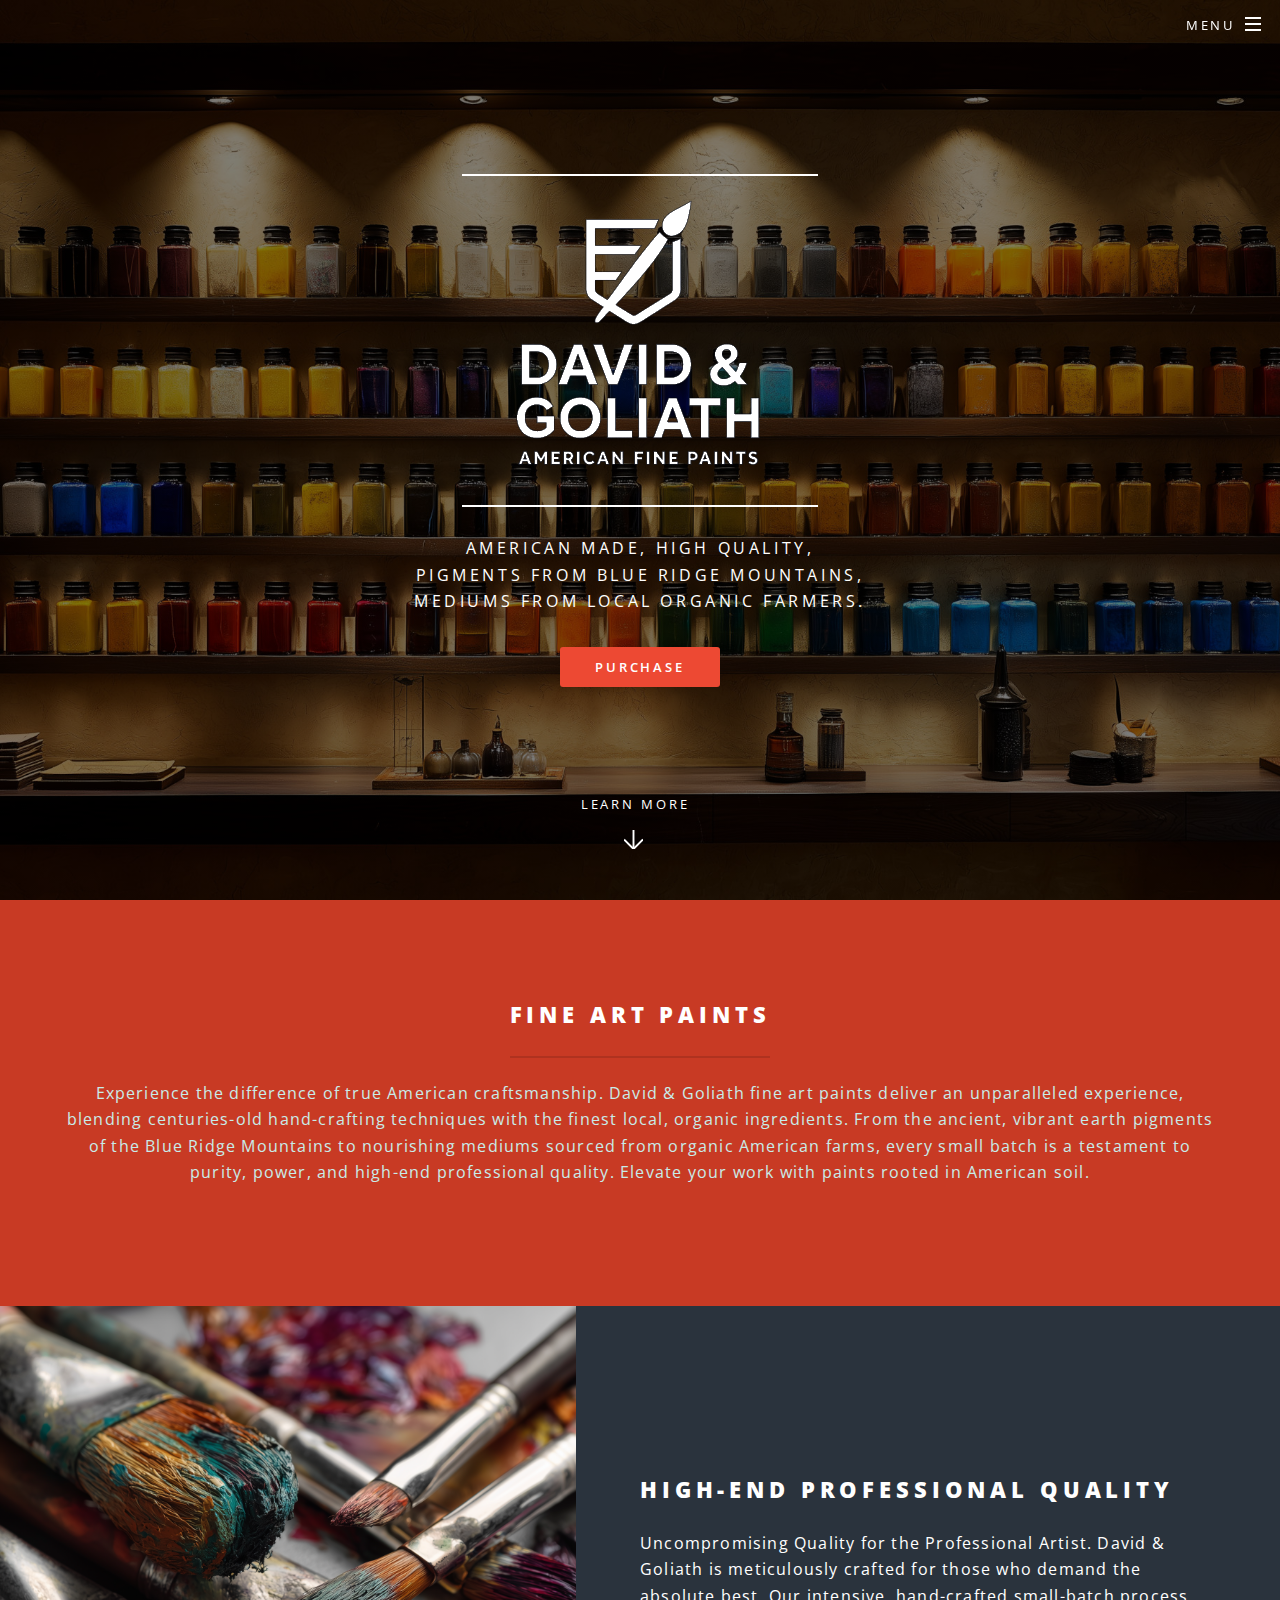
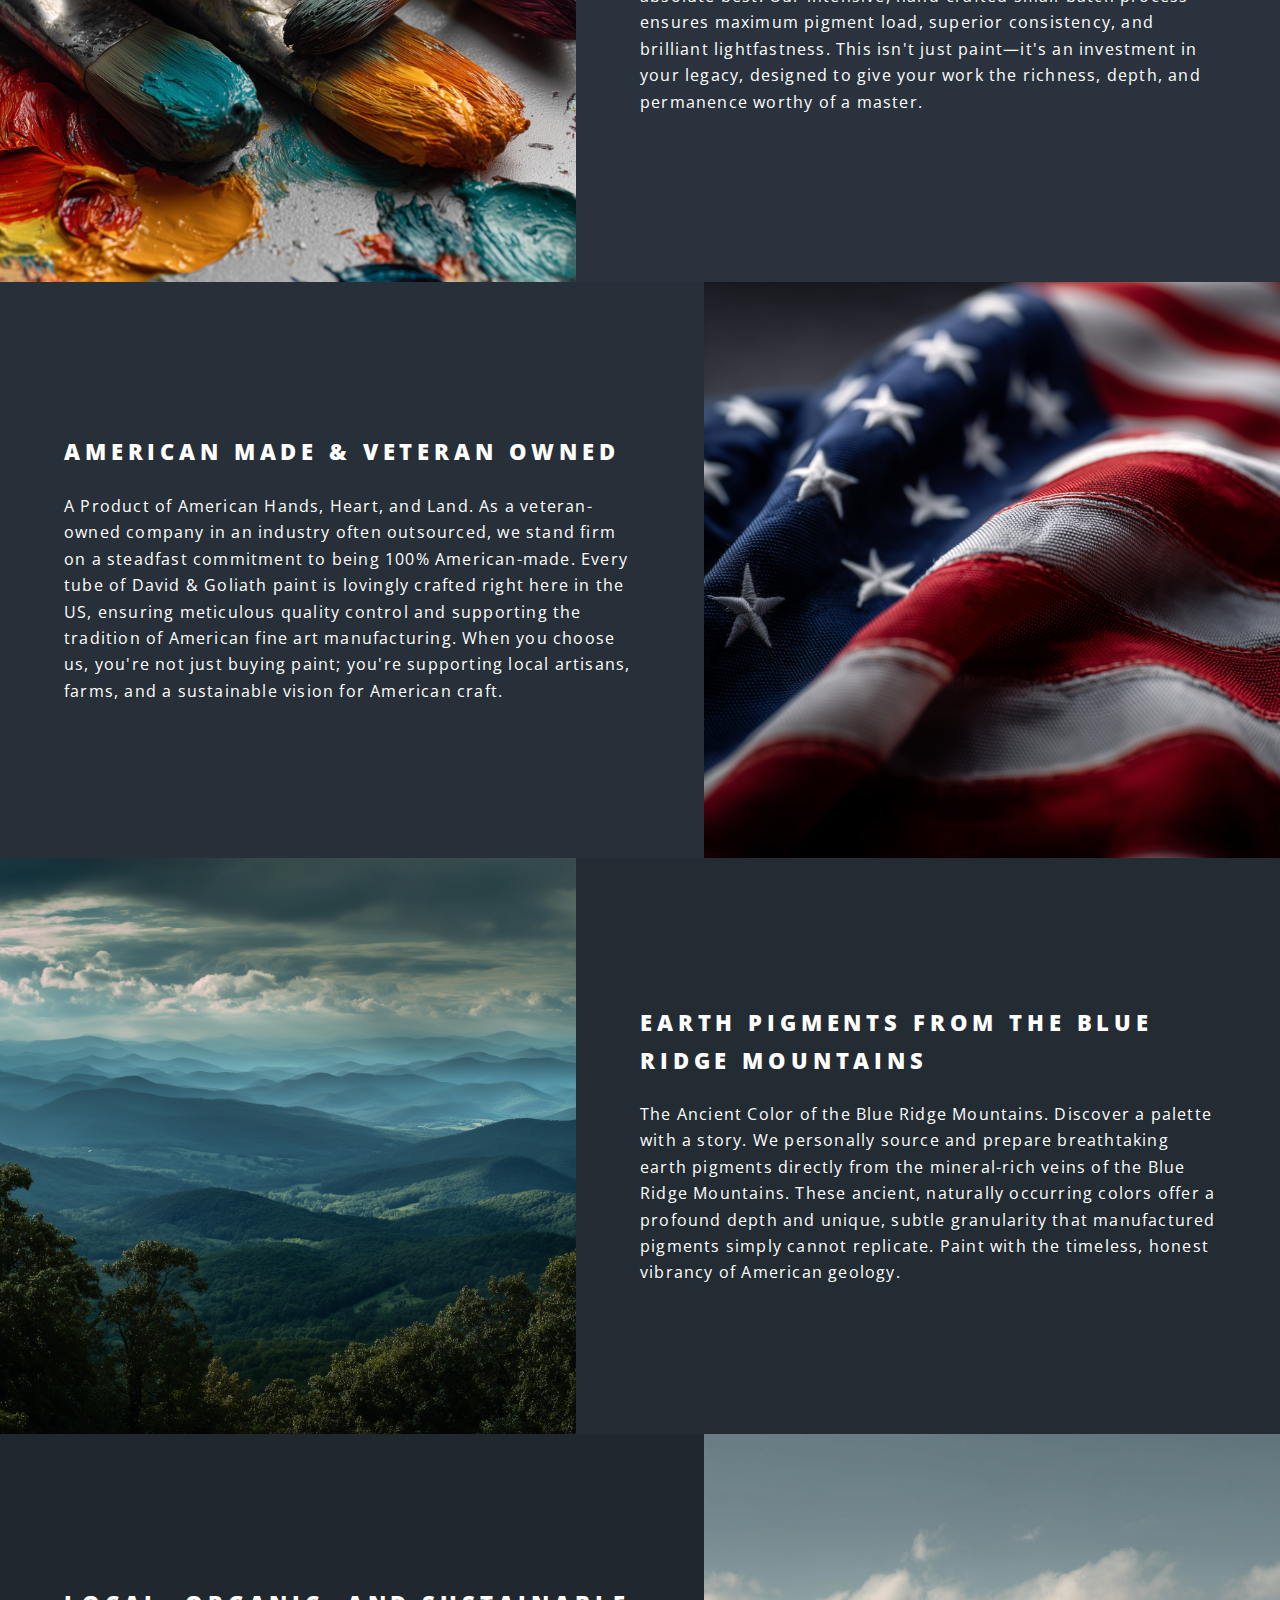
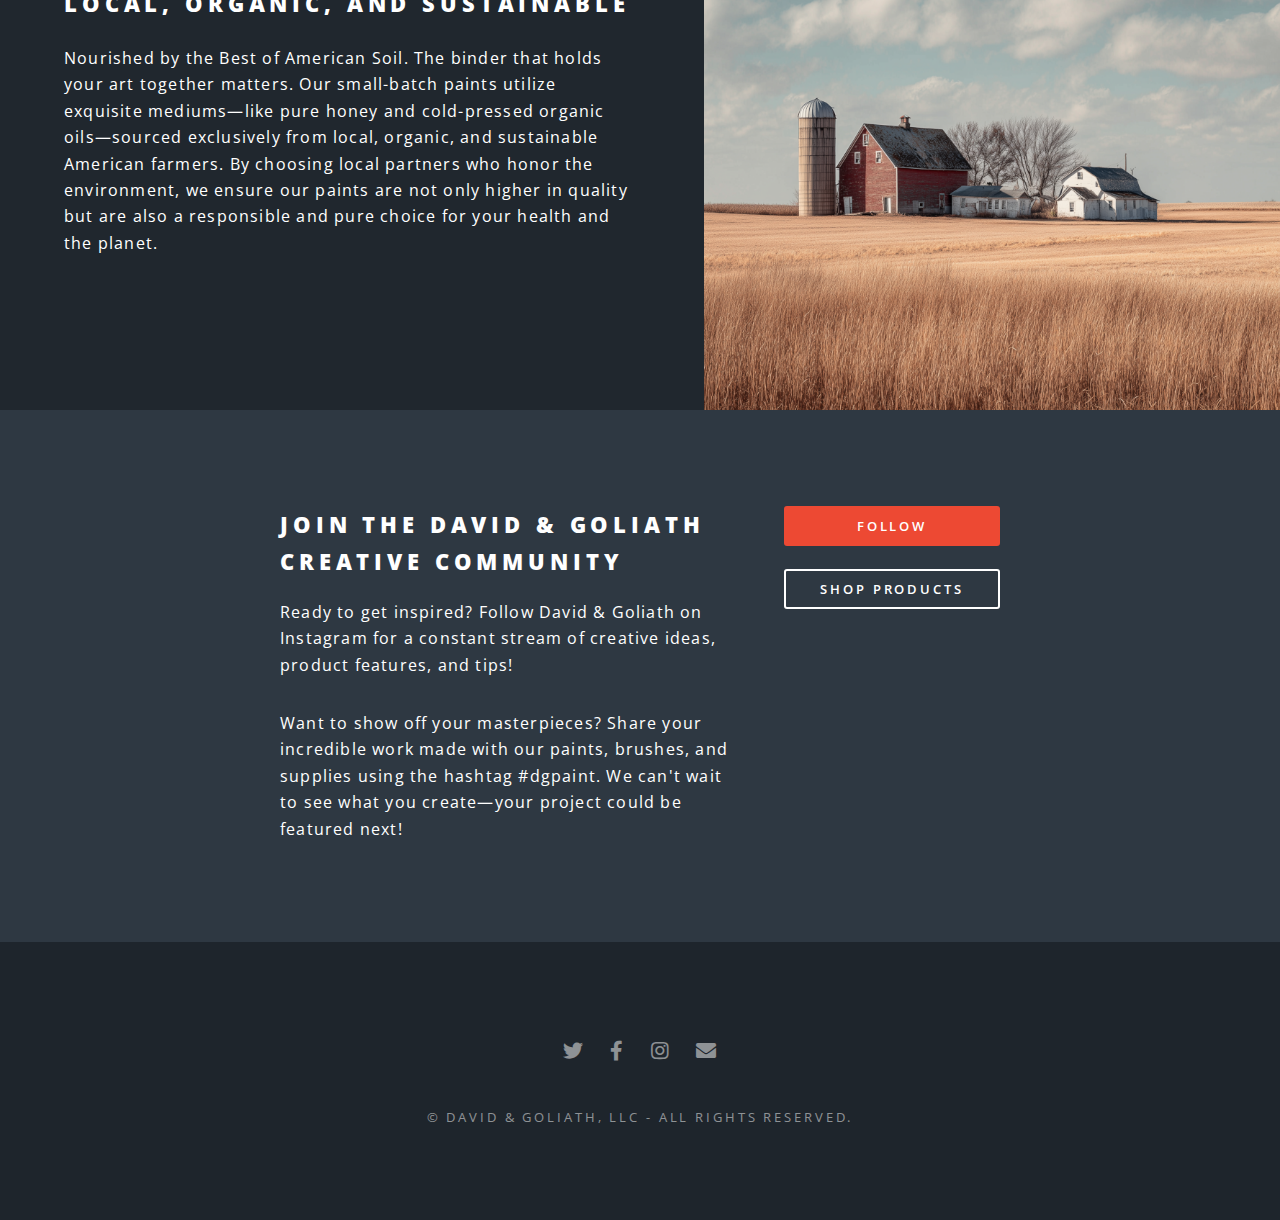
<file: index.html>
<!DOCTYPE HTML>
<html>
	<head>
		<title>David &amp; Goliath - American Fine Paints</title>
		<meta charset="utf-8" />
		<meta name="viewport" content="width=device-width, initial-scale=1, user-scalable=no" />
		<link rel="stylesheet" href="assets/css/main.css" />
		<noscript><link rel="stylesheet" href="assets/css/noscript.css" /></noscript>
	</head>
	<body class="landing is-preload">

		<!-- Page Wrapper -->
			<div id="page-wrapper">

				<!-- Header -->
					<header id="header" class="alt">
						<h1><a href="/">David & Goliath - American Fine Paints</a></h1>
						<nav id="nav">
							<ul>
								<li class="special">
									<a href="#menu" class="menuToggle"><span>Menu</span></a>
									<div id="menu">
										<ul>
											<li><a href="/">Home</a></li>
											<li><a href="/about">About</a></li>
											<li><a href="/shop">Shop</a></li>
											<li><a href="/ambassadors">Ambassadors</a></li>
											<li><a href="/contact">Contact</a></li>
										</ul>
									</div>
								</li>
							</ul>
						</nav>
					</header>

				<!-- Banner -->
					<section id="banner">
						<div class="inner">
							<h2><img src="images/logo.png" alt="David & Goliath"></h2>
							<p>
								American made, high quality,<br>
								pigments from Blue Ridge mountains,<br>
								mediums from local organic farmers.
							</p>
							<ul class="actions special">
								<li><a href="/shop" class="button primary">Purchase</a></li>
							</ul>
						</div>
						<a href="#one" class="more scrolly">Learn More</a>
					</section>

				<!-- One -->
					<section id="one" class="wrapper style1 special">
						<div class="inner">
							<header class="major">
								<h2>Fine Art Paints</h2>
								<p>
									Experience the difference of true American craftsmanship. David & Goliath fine art paints deliver an unparalleled experience, blending centuries-old hand-crafting techniques with the finest local, organic ingredients. From the ancient, vibrant earth pigments of the Blue Ridge Mountains to nourishing mediums sourced from organic American farms, every small batch is a testament to purity, power, and high-end professional quality. Elevate your work with paints rooted in American soil.
								</p>
							</header>
						</div>
					</section>

				<!-- Two -->
					<section id="two" class="wrapper alt style2">
						<section class="spotlight">
							<div class="image"><img src="images/paint.png" alt="" /></div><div class="content">
								<h2>High-End Professional Quality</h2>
								<p>
									Uncompromising Quality for the Professional Artist. David & Goliath is meticulously crafted for those who demand the absolute best. Our intensive, hand-crafted small-batch process ensures maximum pigment load, superior consistency, and brilliant lightfastness. This isn't just paint—it's an investment in your legacy, designed to give your work the richness, depth, and permanence worthy of a master.
								</p>
							</div>
						</section>
						<section class="spotlight">
							<div class="image"><img src="images/american.png" alt="" /></div><div class="content">
								<h2>American Made &amp; Veteran Owned</h2>
								<p>
									A Product of American Hands, Heart, and Land. As a veteran-owned company in an industry often outsourced, we stand firm on a steadfast commitment to being 100% American-made. Every tube of David & Goliath paint is lovingly crafted right here in the US, ensuring meticulous quality control and supporting the tradition of American fine art manufacturing. When you choose us, you're not just buying paint; you're supporting local artisans, farms, and a sustainable vision for American craft.
								</p>
							</div>
						</section>
						<section class="spotlight">
							<div class="image"><img src="images/mountains.png" alt="" /></div><div class="content">
								<h2>Earth Pigments from the Blue Ridge Mountains</h2>
								<p>
									The Ancient Color of the Blue Ridge Mountains. Discover a palette with a story. We personally source and prepare breathtaking earth pigments directly from the mineral-rich veins of the Blue Ridge Mountains. These ancient, naturally occurring colors offer a profound depth and unique, subtle granularity that manufactured pigments simply cannot replicate. Paint with the timeless, honest vibrancy of American geology.
								</p>
							</div>
						</section>
						<section class="spotlight">
							<div class="image"><img src="images/farm.png" alt="" /></div><div class="content">
								<h2>Local, Organic, and Sustainable</h2>
								<p>
									Nourished by the Best of American Soil. The binder that holds your art together matters. Our small-batch paints utilize exquisite mediums—like pure honey and cold-pressed organic oils—sourced exclusively from local, organic, and sustainable American farmers. By choosing local partners who honor the environment, we ensure our paints are not only higher in quality but are also a responsible and pure choice for your health and the planet.
								</p>
							</div>
						</section>
					</section>

				<!-- CTA -->
					<section id="cta" class="wrapper style4">
						<div class="inner">
							<header>
								<h2>Join the David & Goliath Creative Community</h2>
								<p>
									Ready to get inspired? Follow David & Goliath on Instagram for a constant stream of creative ideas, product features, and tips!
								</p>
								<p>
									Want to show off your masterpieces? Share your incredible work made with our paints, brushes, and supplies using the hashtag #dgpaint. We can't wait to see what you create—your project could be featured next!
								</p>
							</header>
							<ul class="actions stacked">
								<li><a href="#" class="button fit primary">Follow</a></li>
								<li><a href="/shop" class="button fit">Shop Products</a></li>
							</ul>
						</div>
					</section>

				<!-- Footer -->
					<footer id="footer">
						<ul class="icons">
							<li><a href="#" class="icon brands fa-twitter"><span class="label">Twitter</span></a></li>
							<li><a href="#" class="icon brands fa-facebook-f"><span class="label">Facebook</span></a></li>
							<li><a href="#" class="icon brands fa-instagram"><span class="label">Instagram</span></a></li>
							<li><a href="#" class="icon solid fa-envelope"><span class="label">Email</span></a></li>
						</ul>
						<ul class="copyright">
							<li>&copy; David & Goliath, LLC - All rights reserved.</li>
						</ul>
					</footer>

			</div>

		<!-- Scripts -->
			<script src="assets/js/jquery.min.js"></script>
			<script src="assets/js/jquery.scrollex.min.js"></script>
			<script src="assets/js/jquery.scrolly.min.js"></script>
			<script src="assets/js/browser.min.js"></script>
			<script src="assets/js/breakpoints.min.js"></script>
			<script src="assets/js/util.js"></script>
			<script src="assets/js/main.js"></script>

	</body>
</html>
</file>
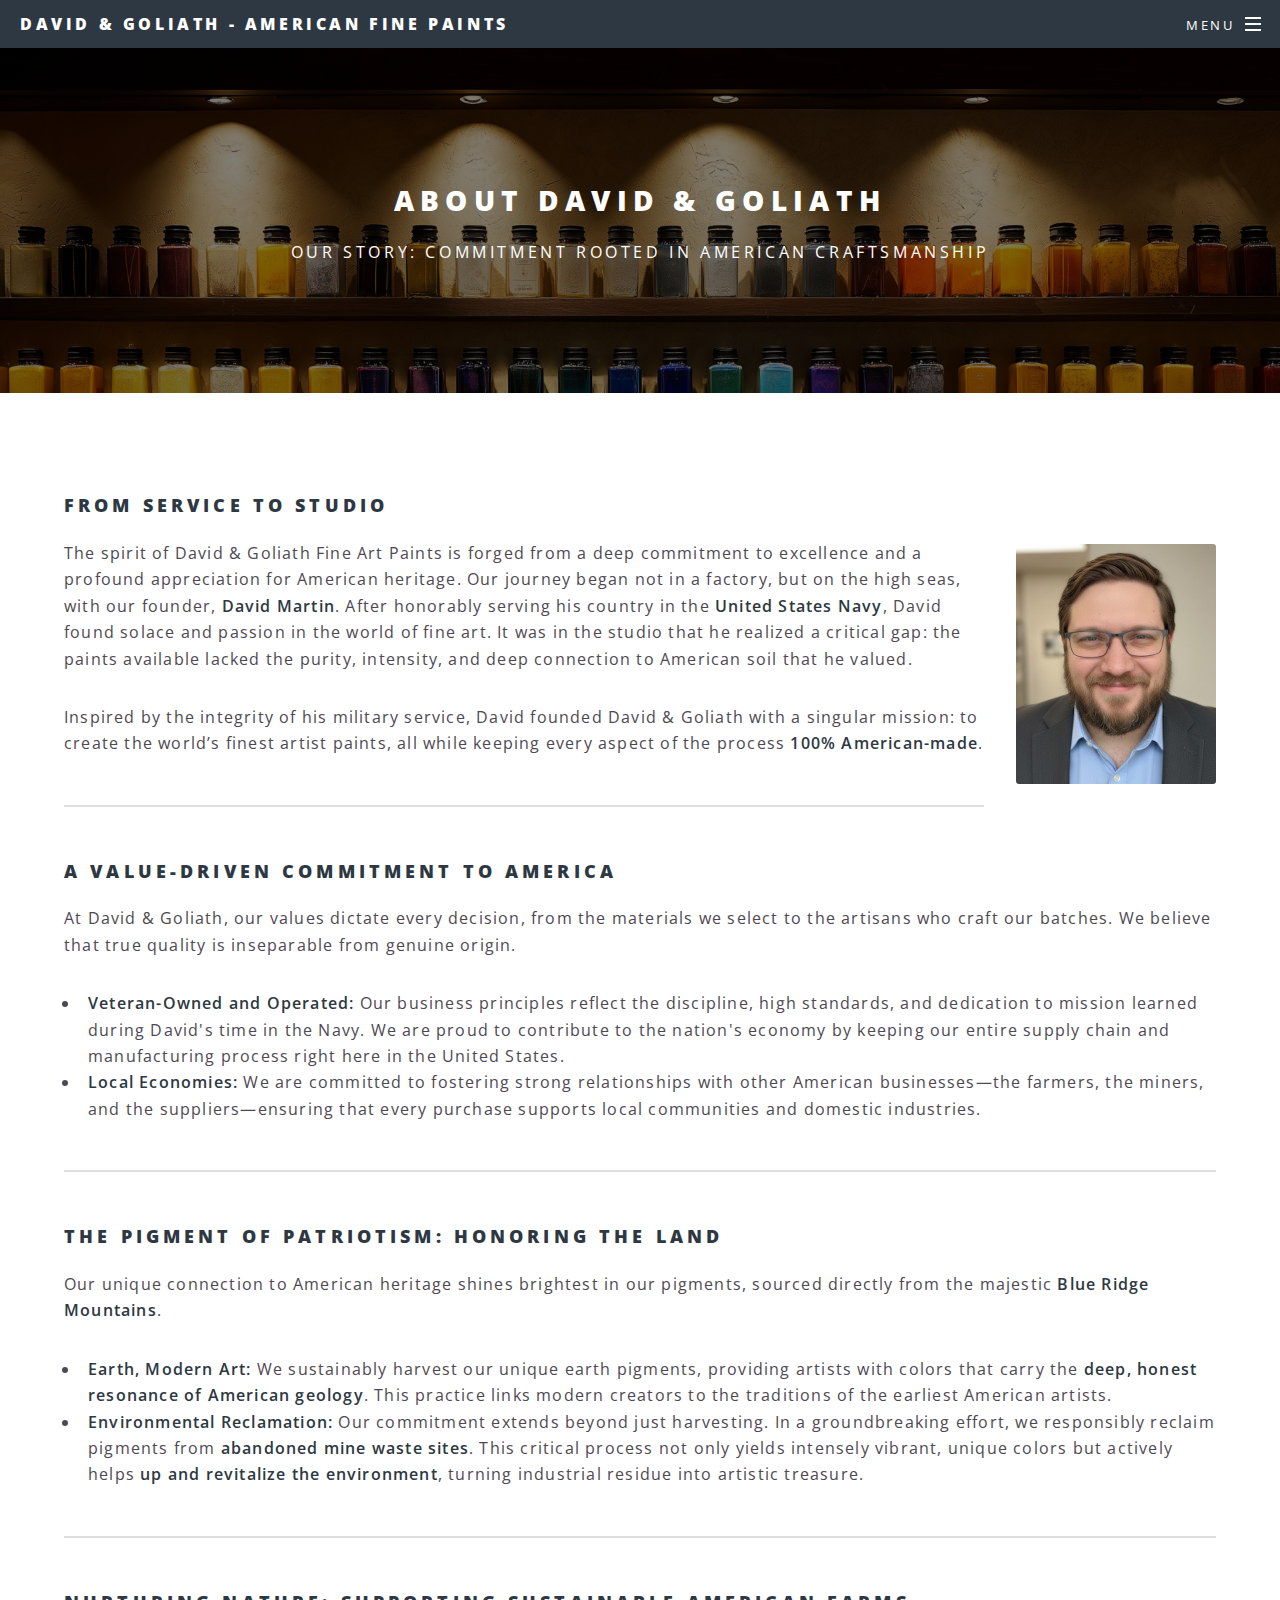
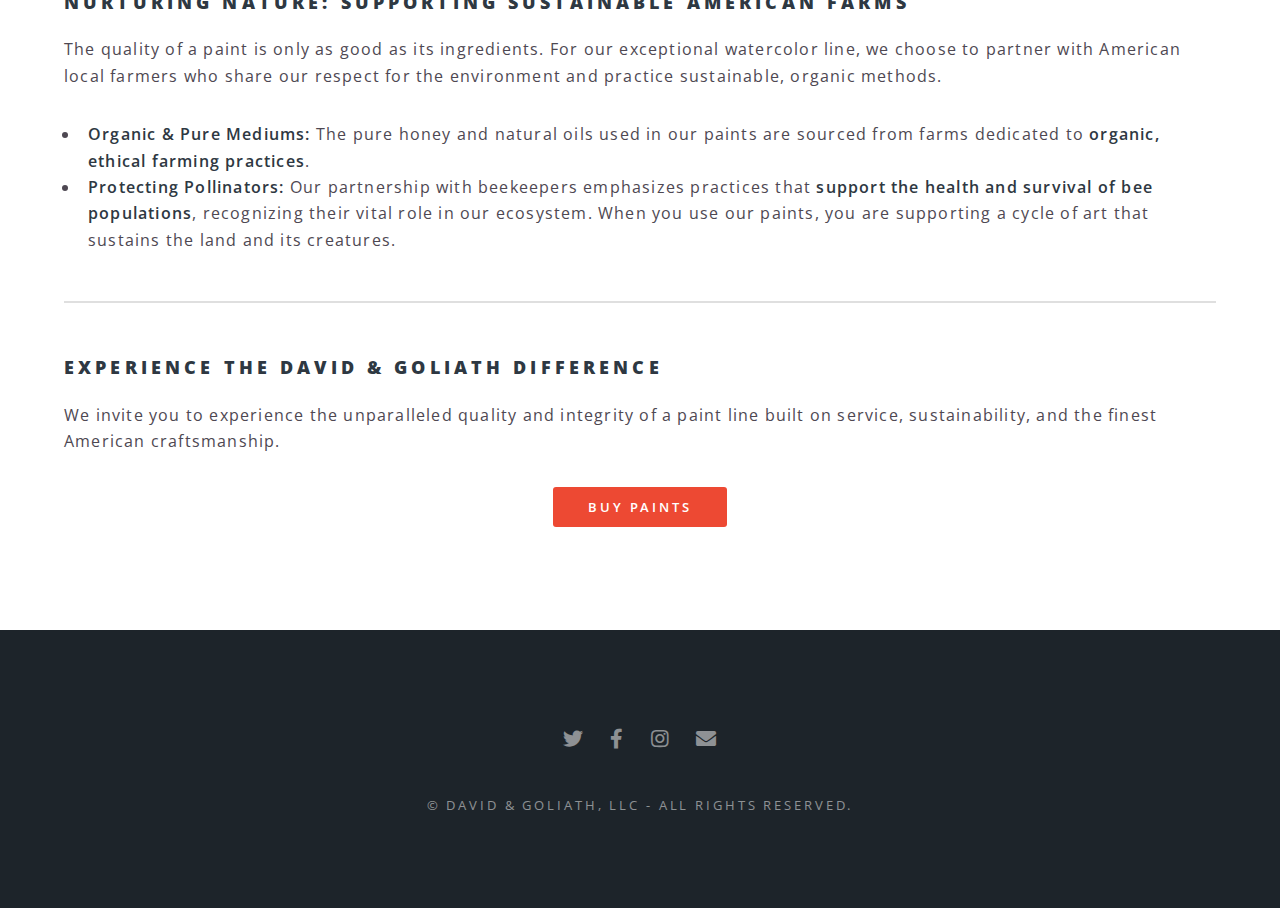
<file: about/index.html>
<!DOCTYPE HTML>
<html>
	<head>
		<title>About David &amp; Goliath Paints</title>
		<meta charset="utf-8" />
		<meta name="viewport" content="width=device-width, initial-scale=1, user-scalable=no" />
		<link rel="stylesheet" href="../assets/css/main.css" />
		<noscript><link rel="stylesheet" href="../assets/css/noscript.css" /></noscript>
	</head>
	<body class="is-preload">

		<!-- Page Wrapper -->
			<div id="page-wrapper">

				<!-- Header -->
					<header id="header">
						<h1><a href="/">David & Goliath - American Fine Paints</a></h1>
						<nav id="nav">
							<ul>
								<li class="special">
									<a href="#menu" class="menuToggle"><span>Menu</span></a>
									<div id="menu">
										<ul>
											<li><a href="/">Home</a></li>
											<li><a href="/about">About</a></li>
											<li><a href="/shop">Shop</a></li>
											<li><a href="/ambassadors">Ambassadors</a></li>
											<li><a href="/contact">Contact</a></li>
										</ul>
									</div>
								</li>
							</ul>
						</nav>
					</header>

				<!-- Main -->
					<article id="main">
						<header>
							<h2>About David &amp; Goliath</h2>
							<p>Our Story: Commitment Rooted in American Craftsmanship</p>
						</header>
						<section class="wrapper style5">
							<div class="inner">

								<h3>From Service to Studio</h3>

								<p>
									<span class="image right">
										<img src="../images/david.jpg" alt="David Martin, Founder of David & Goliath">
									</span>
									The spirit of David & Goliath Fine Art Paints is forged from a deep commitment to excellence and a profound appreciation for American heritage. Our journey began not in a factory, but on the high seas, with our founder, <strong>David Martin</strong>. After honorably serving his country in the <strong>United States Navy</strong>, David found solace and passion in the world of fine art. It was in the studio that he realized a critical gap: the paints available lacked the purity, intensity, and deep connection to American soil that he valued.
								</p>

								<p>Inspired by the integrity of his military service, David founded David & Goliath with a singular mission: to create the world’s finest artist paints, all while keeping every aspect of the process <strong>100% American-made</strong>.</p>

								<hr>

								<h3>A Value-Driven Commitment to America</h3>

								<p>At David & Goliath, our values dictate every decision, from the materials we select to the artisans who craft our batches. We believe that true quality is inseparable from genuine origin.</p>

								<ul>
									<li><strong>Veteran-Owned and Operated:</strong> Our business principles reflect the discipline, high standards, and dedication to mission learned during David's time in the Navy. We are proud to contribute to the nation's economy by keeping our entire supply chain and manufacturing process right here in the United States.</li>

									<li><strong>Local Economies:</strong> We are committed to fostering strong relationships with other American businesses—the farmers, the miners, and the suppliers—ensuring that every purchase supports local communities and domestic industries.</li>
								</ul>

								<hr>

								<h3>The Pigment of Patriotism: Honoring the Land</h3>

								<p>Our unique connection to American heritage shines brightest in our pigments, sourced directly from the majestic <strong>Blue Ridge Mountains</strong>.</p>

								<ul>
									<li><strong>Earth, Modern Art:</strong> We sustainably harvest our unique earth pigments, providing artists with colors that carry the <strong>deep, honest resonance of American geology</strong>. This practice links modern creators to the traditions of the earliest American artists.</li>
									<li><strong>Environmental Reclamation:</strong> Our commitment extends beyond just harvesting. In a groundbreaking effort, we responsibly reclaim pigments from <strong>abandoned mine waste sites</strong>. This critical process not only yields intensely vibrant, unique colors but actively helps <strong>up and revitalize the environment</strong>, turning industrial residue into artistic treasure.</li>
								</ul>

								<hr>

								<h3>Nurturing Nature: Supporting Sustainable American Farms</h3>

								<p>The quality of a paint is only as good as its ingredients. For our exceptional watercolor line, we choose to partner with American local farmers who share our respect for the environment and practice sustainable, organic methods.</p>

								<ul>
									<li><strong>Organic & Pure Mediums:</strong> The pure honey and natural oils used in our paints are sourced from farms dedicated to <strong>organic, ethical farming practices</strong>.</li>
									<li><strong>Protecting Pollinators:</strong> Our partnership with beekeepers emphasizes practices that <strong>support the health and survival of bee populations</strong>, recognizing their vital role in our ecosystem. When you use our paints, you are supporting a cycle of art that sustains the land and its creatures.</li>
								</ul>

								<hr>

								<h3>Experience the David & Goliath Difference</h3>

								<p>We invite you to experience the unparalleled quality and integrity of a paint line built on service, sustainability, and the finest American craftsmanship.</p>

								<ul class="actions special">
								<li><a href="/shop" class="button fit primary">Buy Paints</a></li>
							</ul>

							</div>
						</section>
					</article>

				<!-- Footer -->
					<footer id="footer">
						<ul class="icons">
							<li><a href="#" class="icon brands fa-twitter"><span class="label">Twitter</span></a></li>
							<li><a href="#" class="icon brands fa-facebook-f"><span class="label">Facebook</span></a></li>
							<li><a href="#" class="icon brands fa-instagram"><span class="label">Instagram</span></a></li>
							<li><a href="#" class="icon solid fa-envelope"><span class="label">Email</span></a></li>
						</ul>
						<ul class="copyright">
							<li>&copy; David & Goliath, LLC - All rights reserved.</li>
						</ul>
					</footer>

			</div>

		<!-- Scripts -->
			<script src="../assets/js/jquery.min.js"></script>
			<script src="../assets/js/jquery.scrollex.min.js"></script>
			<script src="../assets/js/jquery.scrolly.min.js"></script>
			<script src="../assets/js/browser.min.js"></script>
			<script src="../assets/js/breakpoints.min.js"></script>
			<script src="../assets/js/util.js"></script>
			<script src="../assets/js/main.js"></script>

	</body>
</html>
</file>
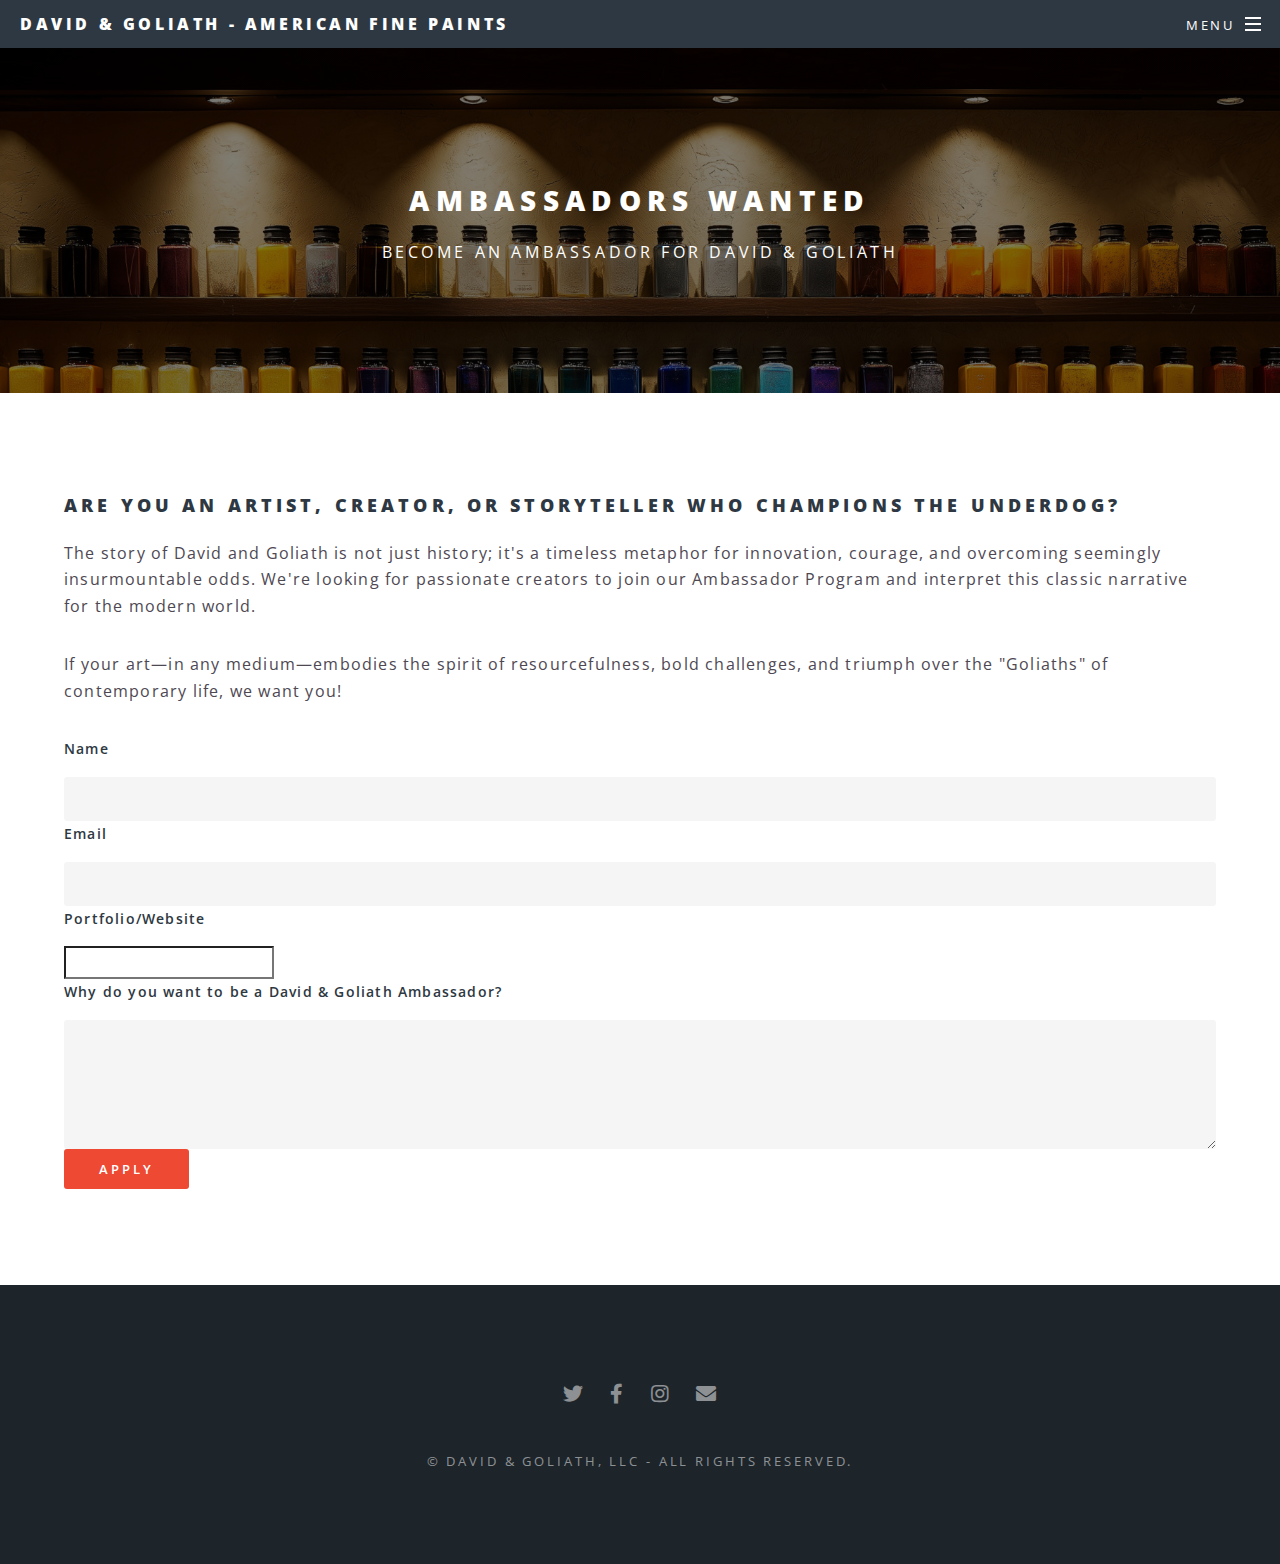
<file: ambassadors/index.html>
<!DOCTYPE HTML>
<html>
	<head>
		<title>Become an Ambassador for David &amp; Goliath</title>
		<meta charset="utf-8" />
		<meta name="viewport" content="width=device-width, initial-scale=1, user-scalable=no" />
		<link rel="stylesheet" href="../assets/css/main.css" />
		<noscript><link rel="stylesheet" href="../assets/css/noscript.css" /></noscript>
	</head>
	<body class="is-preload">

		<!-- Page Wrapper -->
			<div id="page-wrapper">

				<!-- Header -->
					<header id="header">
						<h1><a href="/">David & Goliath - American Fine Paints</a></h1>
						<nav id="nav">
							<ul>
								<li class="special">
									<a href="#menu" class="menuToggle"><span>Menu</span></a>
									<div id="menu">
										<ul>
											<li><a href="/">Home</a></li>
											<li><a href="/about">About</a></li>
											<li><a href="/shop">Shop</a></li>
											<li><a href="/ambassadors">Ambassadors</a></li>
											<li><a href="/contact">Contact</a></li>
										</ul>
									</div>
								</li>
							</ul>
						</nav>
					</header>

				<!-- Main -->
					<article id="main">
						<header>
							<h2>Ambassadors Wanted</h2>
							<p>Become an Ambassador for David &amp; Goliath</p>
						</header>
						<section class="wrapper style5">
							<div class="inner">

								<h3>Are you an artist, creator, or storyteller who champions the underdog?</h3>
								<p>The story of David and Goliath is not just history; it's a timeless metaphor for innovation, courage, and overcoming seemingly insurmountable odds. We're looking for passionate creators to join our Ambassador Program and interpret this classic narrative for the modern world.</p>
								<p>If your art—in any medium—embodies the spirit of resourcefulness, bold challenges, and triumph over the "Goliaths" of contemporary life, we want you!</p>

								<form method="post" action="https://formspree.io/f/your-form-id">
									<div class="fields">
										<div class="field half">
											<label for="name">Name</label>
											<input type="text" name="name" id="name" required />

											<label for="email">Email</label>
											<input type="email" name="email" id="email" required />

											<label for="portfolio">Portfolio/Website</label>
											<input type="url" name="portfolio" id="portfolio" />

											<label for="statement">Why do you want to be a David & Goliath Ambassador?</label>
											<textarea name="statement" id="statement" rows="4" required></textarea>

											<input type="submit" value="Apply" class="primary" />
										</div>
									</div>
								</form>

							</div>
						</section>
					</article>

				<!-- Footer -->
					<footer id="footer">
						<ul class="icons">
							<li><a href="#" class="icon brands fa-twitter"><span class="label">Twitter</span></a></li>
							<li><a href="#" class="icon brands fa-facebook-f"><span class="label">Facebook</span></a></li>
							<li><a href="#" class="icon brands fa-instagram"><span class="label">Instagram</span></a></li>
							<li><a href="#" class="icon solid fa-envelope"><span class="label">Email</span></a></li>
						</ul>
						<ul class="copyright">
							<li>&copy; David & Goliath, LLC - All rights reserved.</li>
						</ul>
					</footer>

			</div>

		<!-- Scripts -->
			<script src="../assets/js/jquery.min.js"></script>
			<script src="../assets/js/jquery.scrollex.min.js"></script>
			<script src="../assets/js/jquery.scrolly.min.js"></script>
			<script src="../assets/js/browser.min.js"></script>
			<script src="../assets/js/breakpoints.min.js"></script>
			<script src="../assets/js/util.js"></script>
			<script src="../assets/js/main.js"></script>

	</body>
</html>
</file>
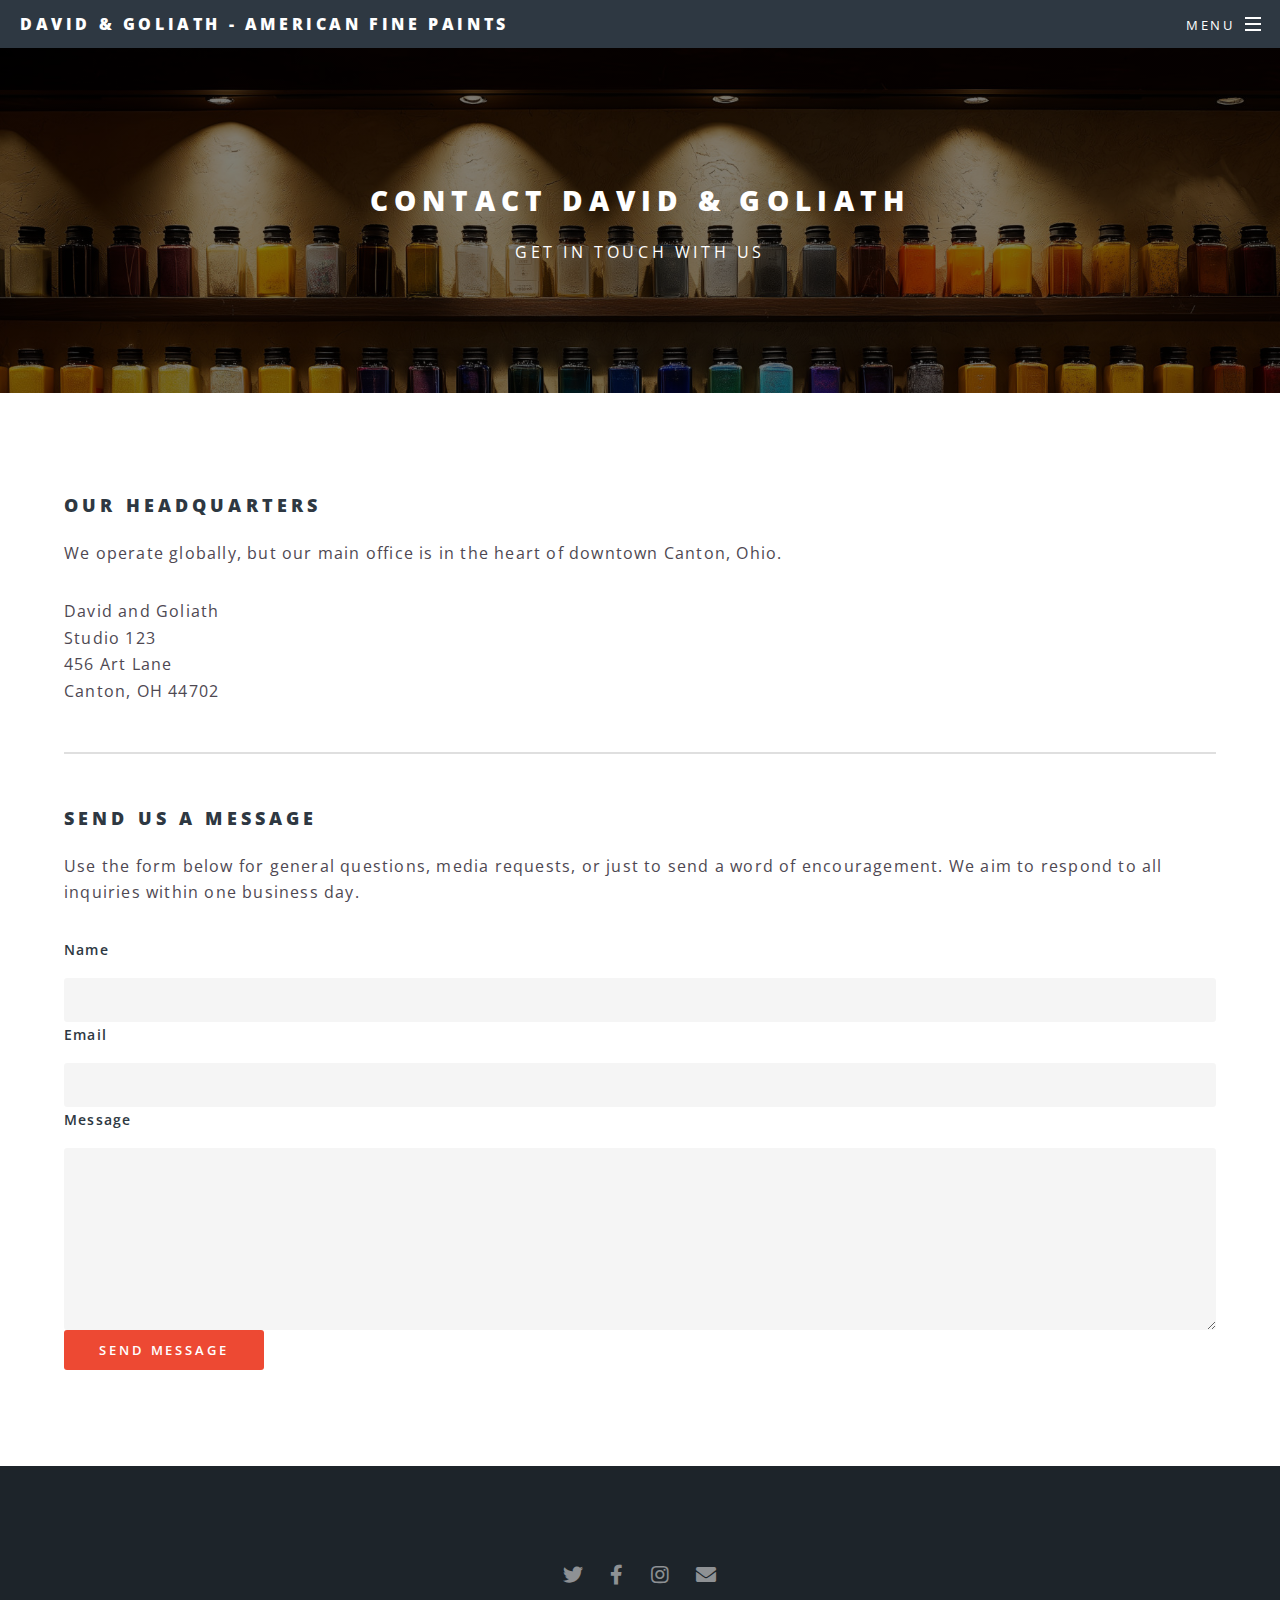
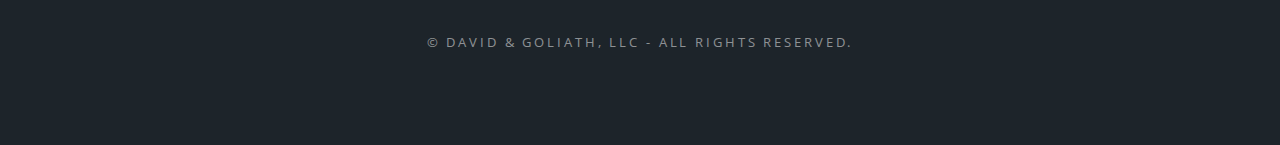
<file: contact/index.html>
<!DOCTYPE HTML>
<html>
	<head>
		<title>Contact David &amp; Goliath</title>
		<meta charset="utf-8" />
		<meta name="viewport" content="width=device-width, initial-scale=1, user-scalable=no" />
		<link rel="stylesheet" href="../assets/css/main.css" />
		<noscript><link rel="stylesheet" href="../assets/css/noscript.css" /></noscript>
	</head>
	<body class="is-preload">

		<!-- Page Wrapper -->
			<div id="page-wrapper">

				<!-- Header -->
					<header id="header">
						<h1><a href="/">David & Goliath - American Fine Paints</a></h1>
						<nav id="nav">
							<ul>
								<li class="special">
									<a href="#menu" class="menuToggle"><span>Menu</span></a>
									<div id="menu">
										<ul>
											<li><a href="/">Home</a></li>
											<li><a href="/about">About</a></li>
											<li><a href="/shop">Shop</a></li>
											<li><a href="/ambassadors">Ambassadors</a></li>
											<li><a href="/contact">Contact</a></li>
										</ul>
									</div>
								</li>
							</ul>
						</nav>
					</header>

				<!-- Main -->
					<article id="main">
						<header>
							<h2>Contact David &amp; Goliath</h2>
							<p>Get in Touch with Us</p>
						</header>
						<section class="wrapper style5">
							<div class="inner">

								<h3>Our Headquarters</h3>
								<p>We operate globally, but our main office is in the heart of downtown Canton, Ohio.</p>
								<p>
									David and Goliath<br>
									Studio 123<br>
									456 Art Lane<br>
									Canton, OH 44702
								</p>

								<hr>

								<h3>Send Us a Message</h3>
								<p>Use the form below for general questions, media requests, or just to send a word of encouragement. We aim to respond to all inquiries within one business day.</p>
								<form method="post" action="https://formspree.io/f/your-form-id">
									<div class="fields">
										<div class="field half">
											<label for="name">Name</label>
											<input type="text" name="name" id="name" required />
										</div>
										<div class="field half">
											<label for="email">Email</label>
											<input type="email" name="email" id="email" required />
										</div>
										<div class="field">
											<label for="message">Message</label>
											<textarea name="message" id="message" rows="6" required></textarea>
										</div>
									</div>
									<ul class="actions">
										<li><input type="submit" value="Send Message" class="primary" /></li>
									</ul>
								</form>

							</div>
						</section>
					</article>

				<!-- Footer -->
					<footer id="footer">
						<ul class="icons">
							<li><a href="#" class="icon brands fa-twitter"><span class="label">Twitter</span></a></li>
							<li><a href="#" class="icon brands fa-facebook-f"><span class="label">Facebook</span></a></li>
							<li><a href="#" class="icon brands fa-instagram"><span class="label">Instagram</span></a></li>
							<li><a href="#" class="icon solid fa-envelope"><span class="label">Email</span></a></li>
						</ul>
						<ul class="copyright">
							<li>&copy; David & Goliath, LLC - All rights reserved.</li>
						</ul>
					</footer>

			</div>

		<!-- Scripts -->
			<script src="../assets/js/jquery.min.js"></script>
			<script src="../assets/js/jquery.scrollex.min.js"></script>
			<script src="../assets/js/jquery.scrolly.min.js"></script>
			<script src="../assets/js/browser.min.js"></script>
			<script src="../assets/js/breakpoints.min.js"></script>
			<script src="../assets/js/util.js"></script>
			<script src="../assets/js/main.js"></script>

	</body>
</html>
</file>
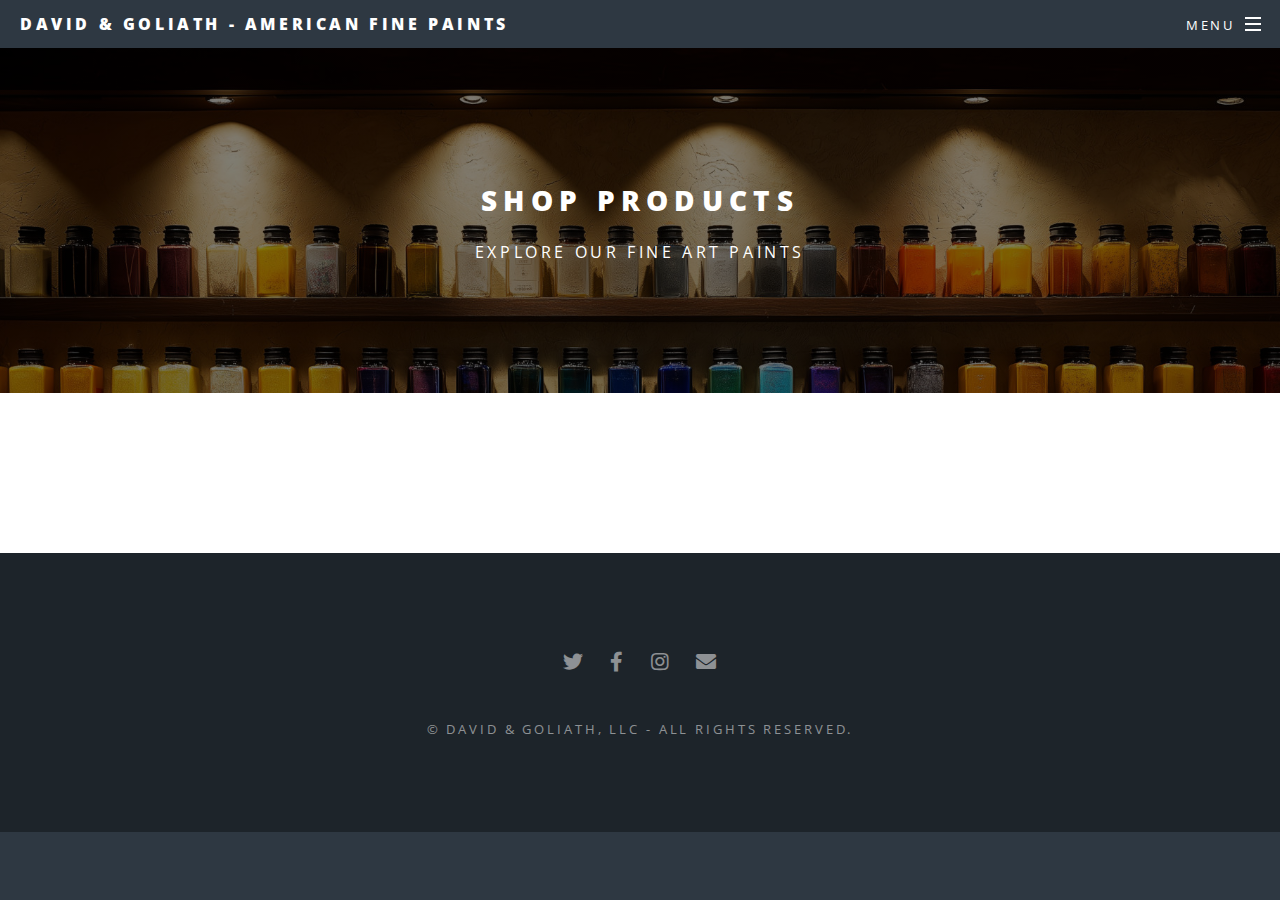
<file: shop/index.html>
<!DOCTYPE HTML>
<html>
	<head>
		<title>Shop David &amp; Goliath Products</title>
		<meta charset="utf-8" />
		<meta name="viewport" content="width=device-width, initial-scale=1, user-scalable=no" />
		<link rel="stylesheet" href="../assets/css/main.css" />
		<noscript><link rel="stylesheet" href="../assets/css/noscript.css" /></noscript>
	</head>
	<body class="is-preload">

		<!-- Page Wrapper -->
			<div id="page-wrapper">

				<!-- Header -->
					<header id="header">
						<h1><a href="/">David & Goliath - American Fine Paints</a></h1>
						<nav id="nav">
							<ul>
								<li class="special">
									<a href="#menu" class="menuToggle"><span>Menu</span></a>
									<div id="menu">
										<ul>
											<li><a href="/">Home</a></li>
											<li><a href="/about">About</a></li>
											<li><a href="/shop">Shop</a></li>
											<li><a href="/ambassadors">Ambassadors</a></li>
											<li><a href="/contact">Contact</a></li>
										</ul>
									</div>
								</li>
							</ul>
						</nav>
					</header>

				<!-- Main -->
					<article id="main">
						<header>
							<h2>Shop Products</h2>
							<p>Explore Our Fine Art Paints</p>
						</header>
						<section class="wrapper style5">
							<div class="inner">

							<div id="my-store-101772706"></div>
							<div><script data-cfasync="false" type="text/javascript" src="https://app.ecwid.com/script.js?101772706&data_platform=code" charset="utf-8"></script><script type="text/javascript"> xProductBrowser("id=my-store-101772706", "defaultCategoryId=193183509");</script></div>

							</div>
						</section>
					</article>

				<!-- Footer -->
					<footer id="footer">
						<ul class="icons">
							<li><a href="#" class="icon brands fa-twitter"><span class="label">Twitter</span></a></li>
							<li><a href="#" class="icon brands fa-facebook-f"><span class="label">Facebook</span></a></li>
							<li><a href="#" class="icon brands fa-instagram"><span class="label">Instagram</span></a></li>
							<li><a href="#" class="icon solid fa-envelope"><span class="label">Email</span></a></li>
						</ul>
						<ul class="copyright">
							<li>&copy; David & Goliath, LLC - All rights reserved.</li>
						</ul>
					</footer>

			</div>

		<!-- Scripts -->
			<script src="../assets/js/jquery.min.js"></script>
			<script src="../assets/js/jquery.scrollex.min.js"></script>
			<script src="../assets/js/jquery.scrolly.min.js"></script>
			<script src="../assets/js/browser.min.js"></script>
			<script src="../assets/js/breakpoints.min.js"></script>
			<script src="../assets/js/util.js"></script>
			<script src="../assets/js/main.js"></script>

	</body>
</html>
</file>
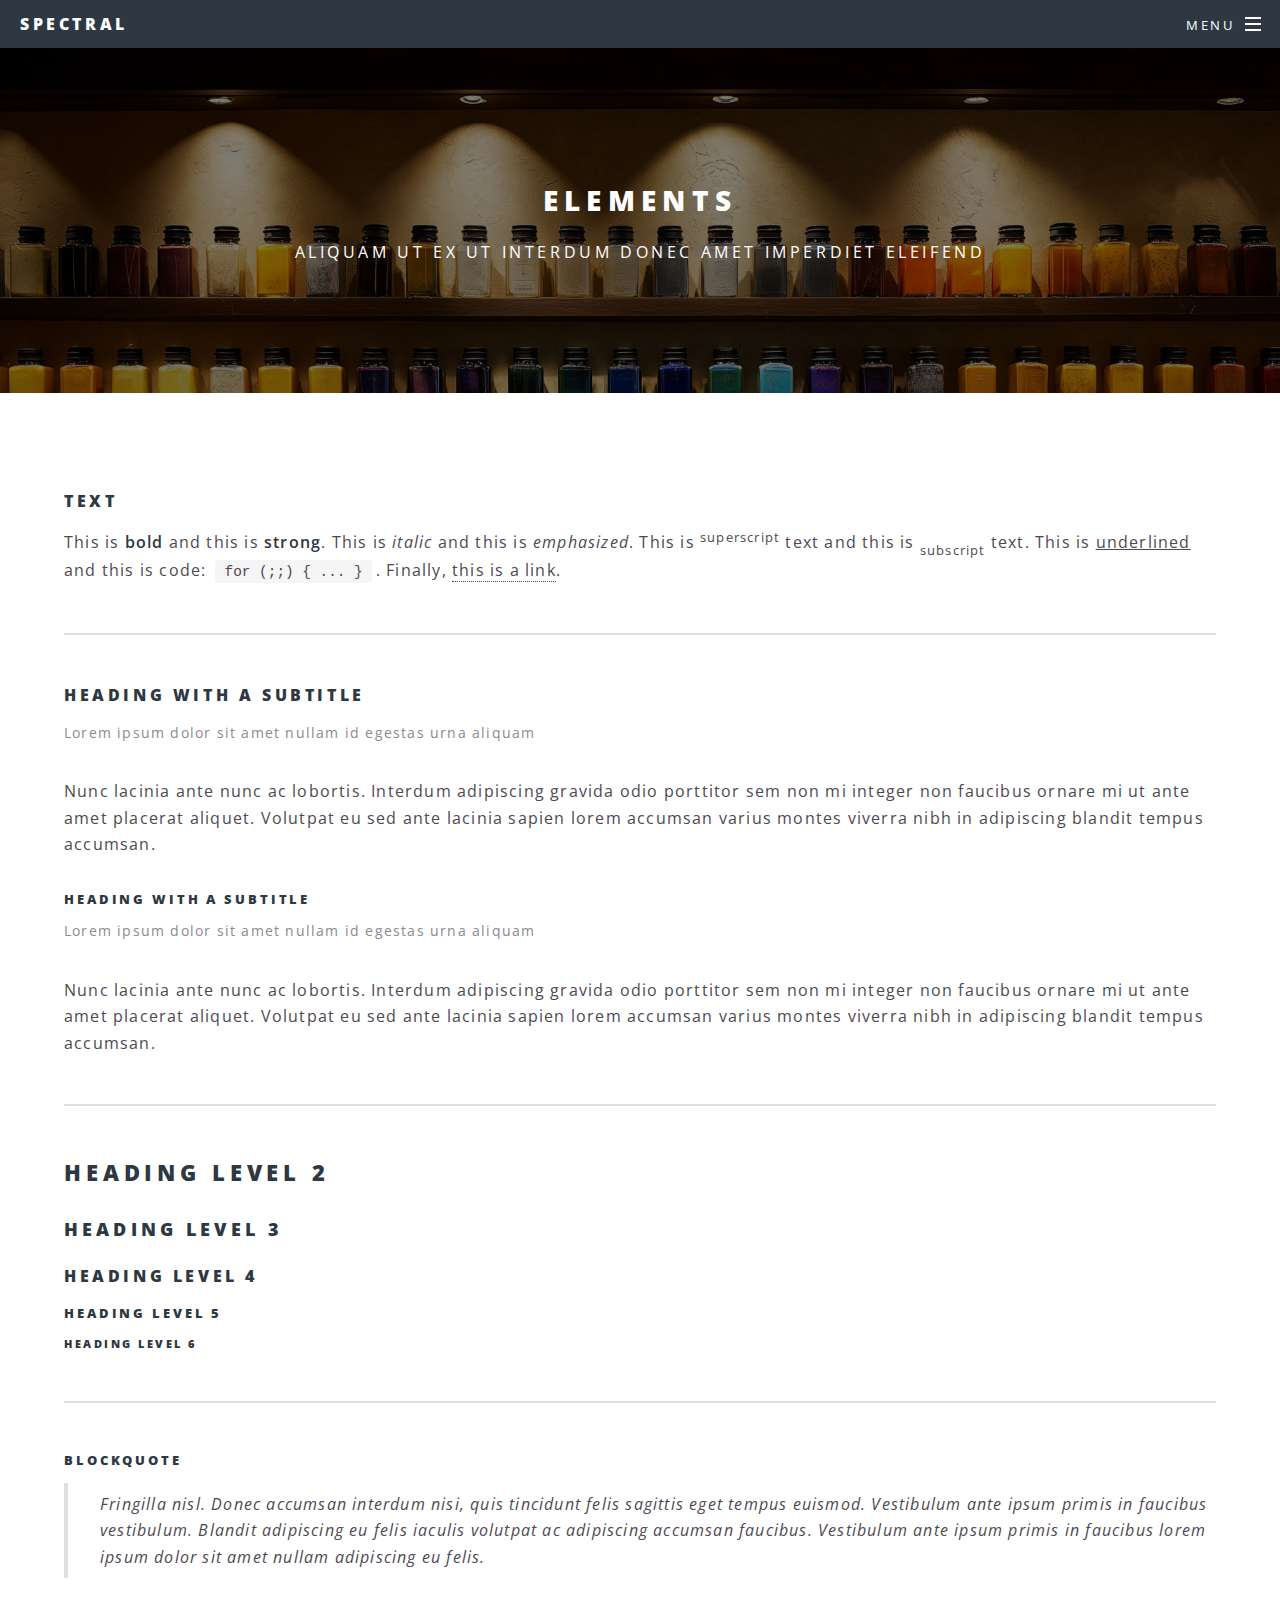
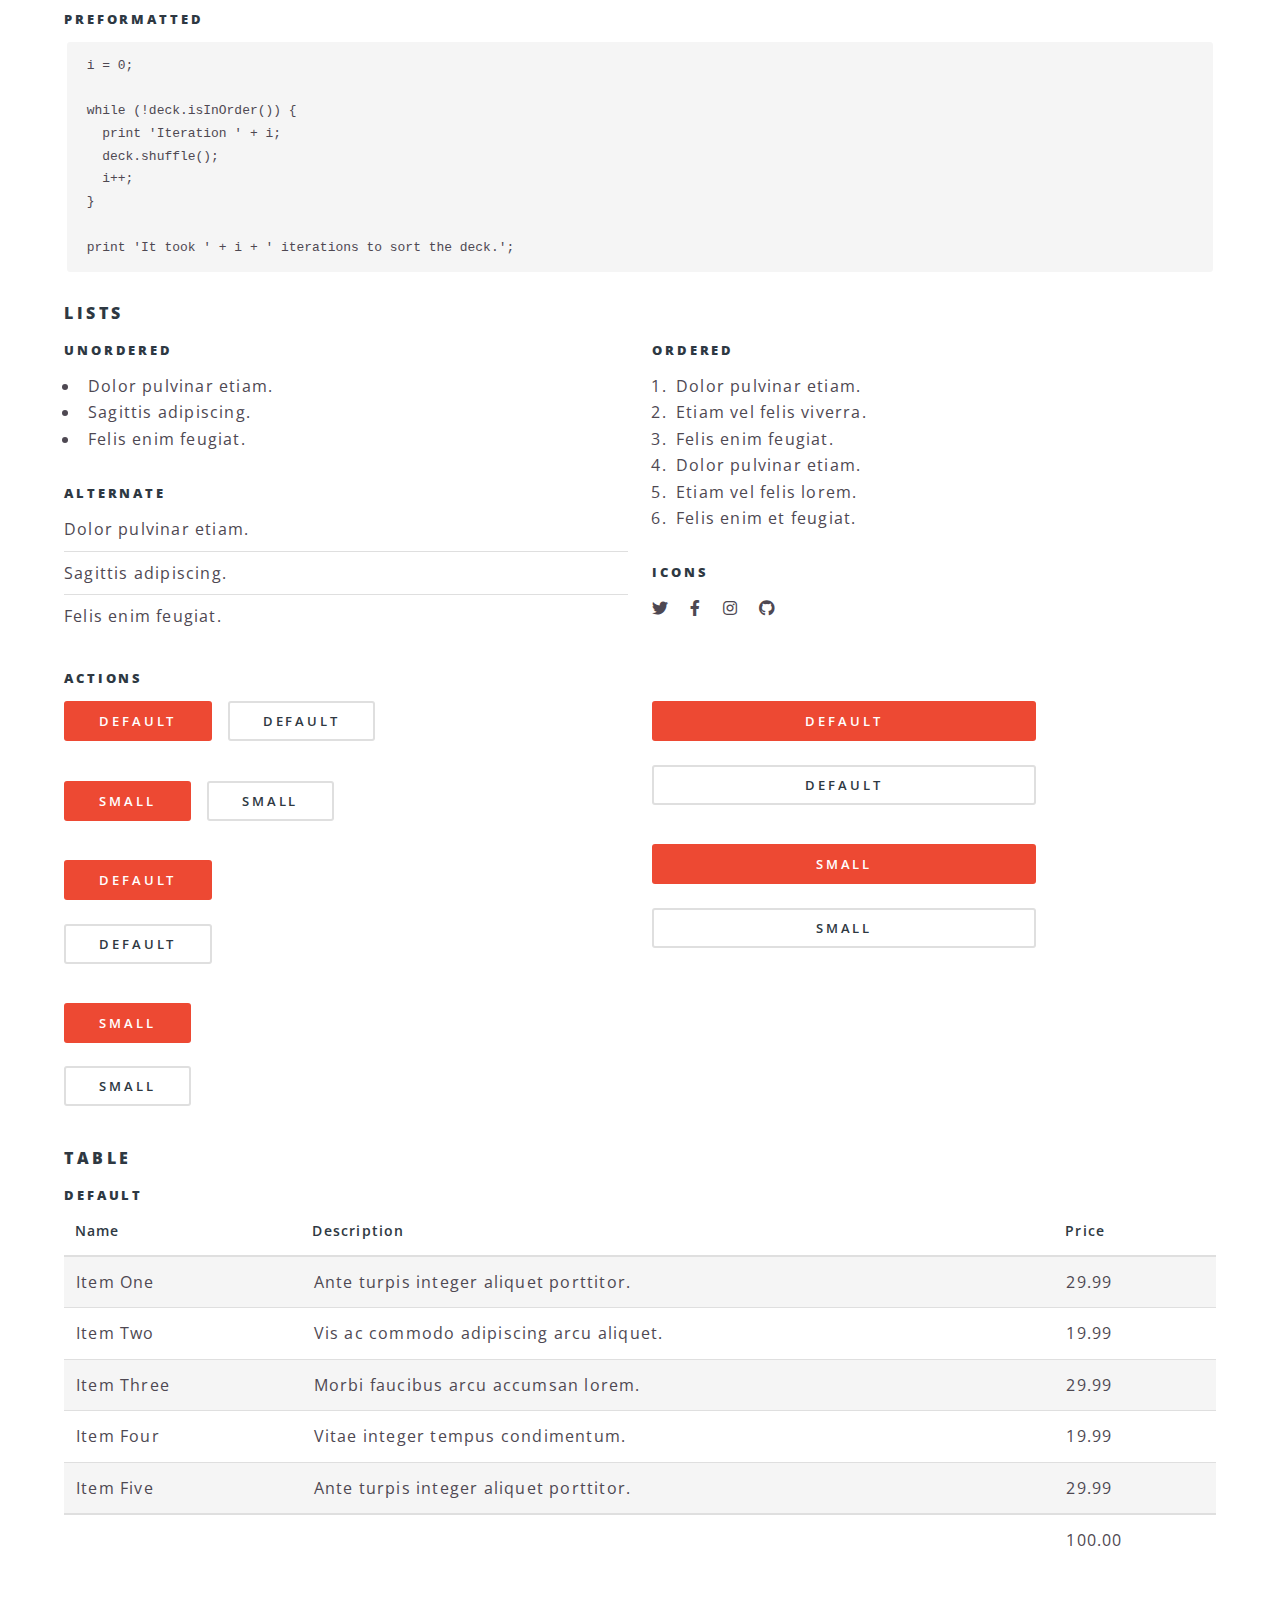
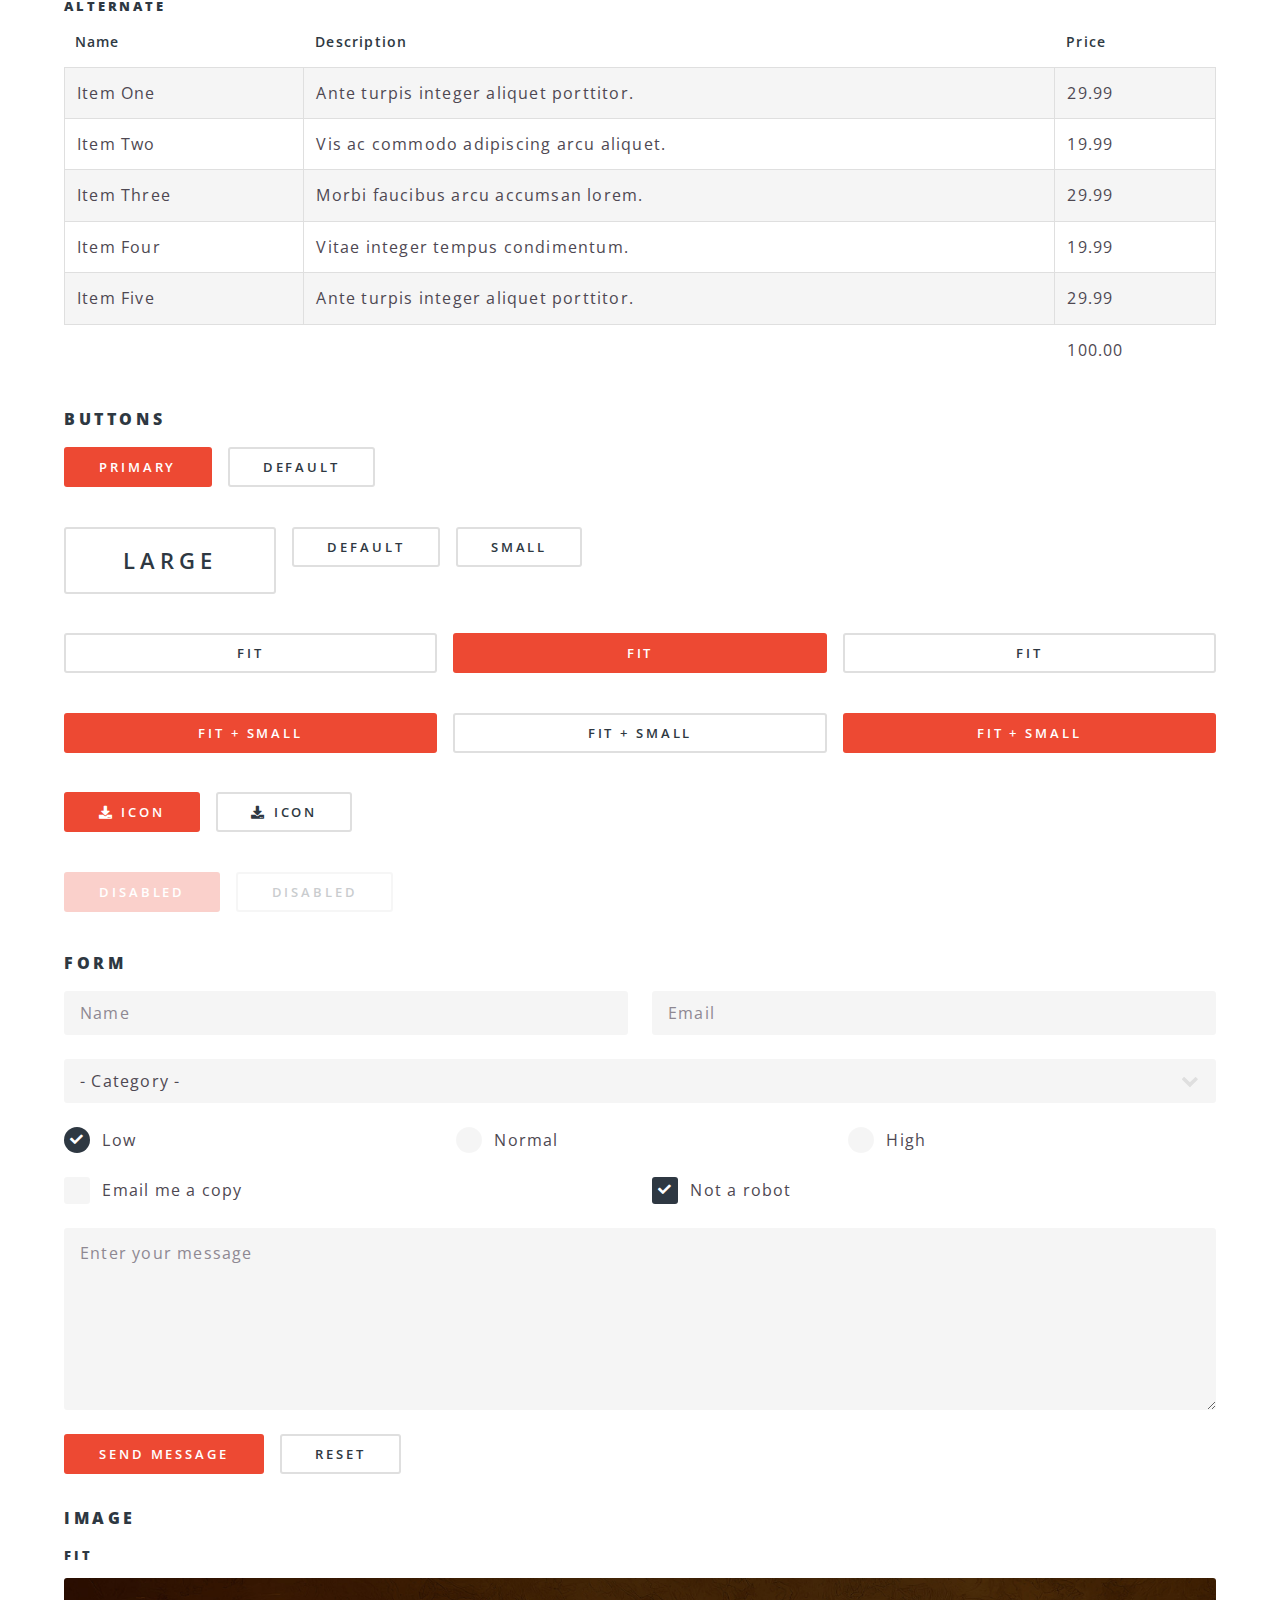
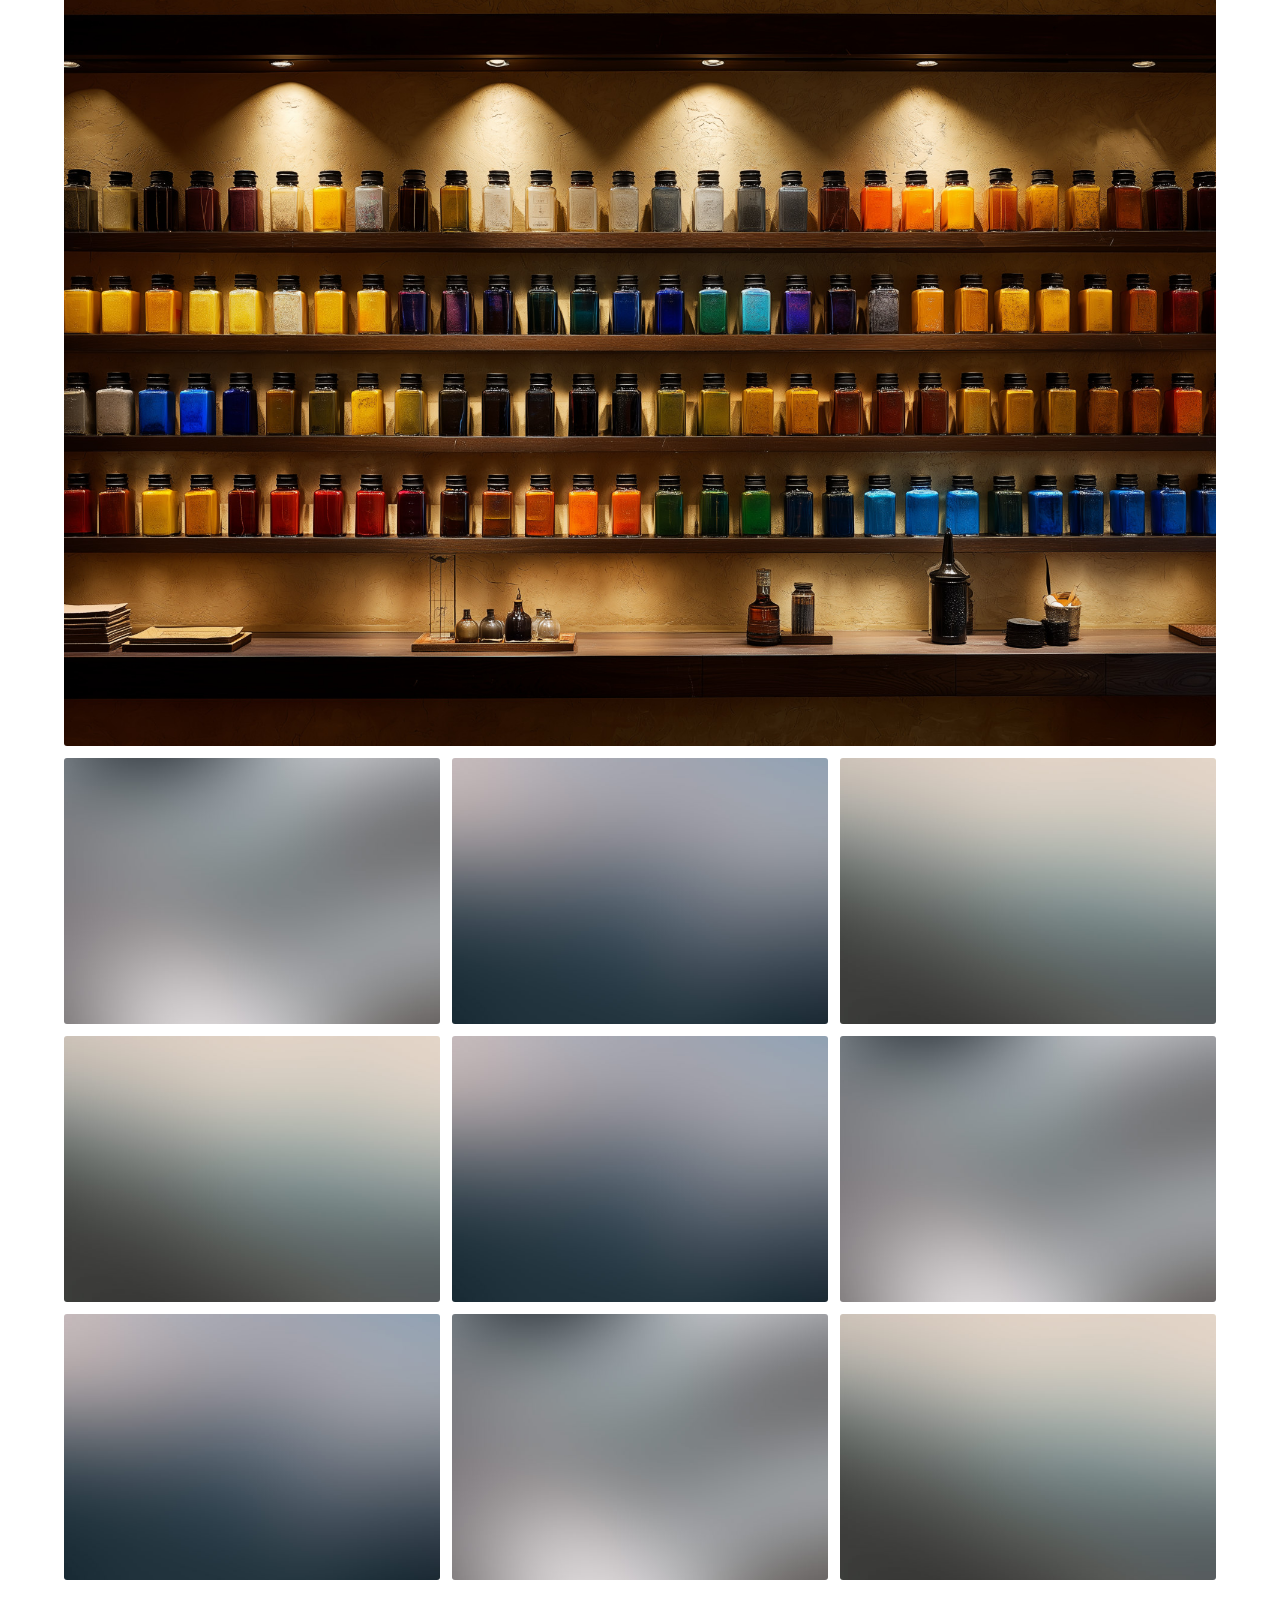
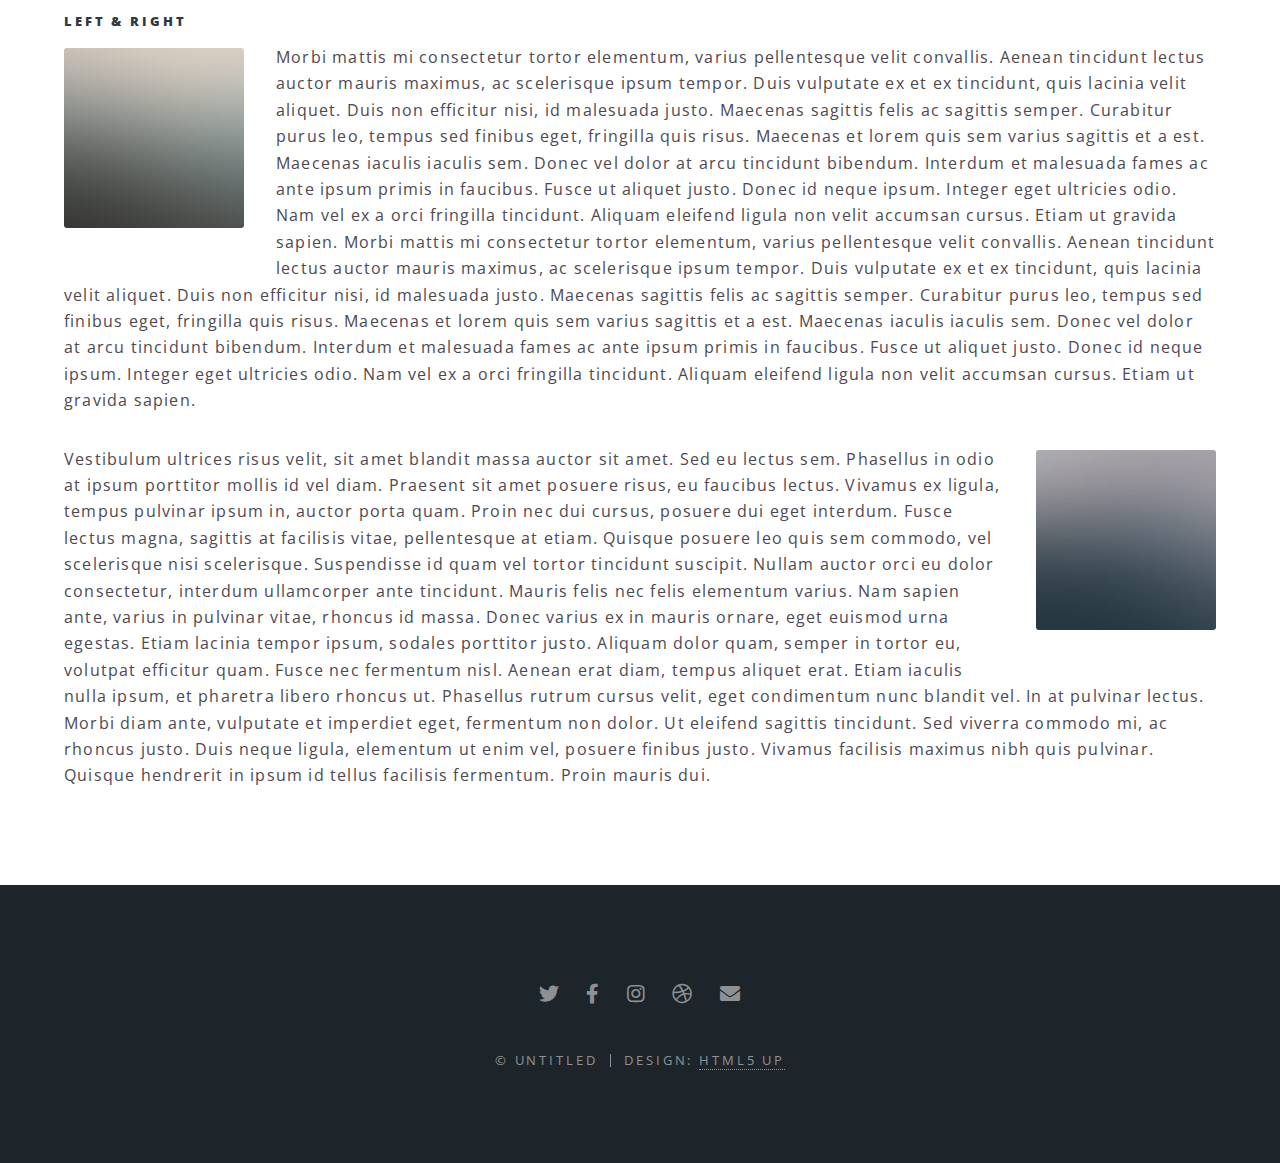
<file: elements.html>
<!DOCTYPE HTML>
<!--
	Spectral by HTML5 UP
	html5up.net | @ajlkn
	Free for personal and commercial use under the CCA 3.0 license (html5up.net/license)
-->
<html>
	<head>
		<title>Elements - Spectral by HTML5 UP</title>
		<meta charset="utf-8" />
		<meta name="viewport" content="width=device-width, initial-scale=1, user-scalable=no" />
		<link rel="stylesheet" href="assets/css/main.css" />
		<noscript><link rel="stylesheet" href="assets/css/noscript.css" /></noscript>
	</head>
	<body class="is-preload">

		<!-- Page Wrapper -->
			<div id="page-wrapper">

				<!-- Header -->
					<header id="header">
						<h1><a href="index.html">Spectral</a></h1>
						<nav id="nav">
							<ul>
								<li class="special">
									<a href="#menu" class="menuToggle"><span>Menu</span></a>
									<div id="menu">
										<ul>
											<li><a href="index.html">Home</a></li>
											<li><a href="generic.html">Generic</a></li>
											<li><a href="elements.html">Elements</a></li>
											<li><a href="#">Sign Up</a></li>
											<li><a href="#">Log In</a></li>
										</ul>
									</div>
								</li>
							</ul>
						</nav>
					</header>

				<!-- Main -->
					<article id="main">
						<header>
							<h2>Elements</h2>
							<p>Aliquam ut ex ut interdum donec amet imperdiet eleifend</p>
						</header>
						<section class="wrapper style5">
							<div class="inner">

								<section>
									<h4>Text</h4>
									<p>This is <b>bold</b> and this is <strong>strong</strong>. This is <i>italic</i> and this is <em>emphasized</em>.
									This is <sup>superscript</sup> text and this is <sub>subscript</sub> text.
									This is <u>underlined</u> and this is code: <code>for (;;) { ... }</code>. Finally, <a href="#">this is a link</a>.</p>
									<hr />
									<header>
										<h4>Heading with a Subtitle</h4>
										<p>Lorem ipsum dolor sit amet nullam id egestas urna aliquam</p>
									</header>
									<p>Nunc lacinia ante nunc ac lobortis. Interdum adipiscing gravida odio porttitor sem non mi integer non faucibus ornare mi ut ante amet placerat aliquet. Volutpat eu sed ante lacinia sapien lorem accumsan varius montes viverra nibh in adipiscing blandit tempus accumsan.</p>
									<header>
										<h5>Heading with a Subtitle</h5>
										<p>Lorem ipsum dolor sit amet nullam id egestas urna aliquam</p>
									</header>
									<p>Nunc lacinia ante nunc ac lobortis. Interdum adipiscing gravida odio porttitor sem non mi integer non faucibus ornare mi ut ante amet placerat aliquet. Volutpat eu sed ante lacinia sapien lorem accumsan varius montes viverra nibh in adipiscing blandit tempus accumsan.</p>
									<hr />
									<h2>Heading Level 2</h2>
									<h3>Heading Level 3</h3>
									<h4>Heading Level 4</h4>
									<h5>Heading Level 5</h5>
									<h6>Heading Level 6</h6>
									<hr />
									<h5>Blockquote</h5>
									<blockquote>Fringilla nisl. Donec accumsan interdum nisi, quis tincidunt felis sagittis eget tempus euismod. Vestibulum ante ipsum primis in faucibus vestibulum. Blandit adipiscing eu felis iaculis volutpat ac adipiscing accumsan faucibus. Vestibulum ante ipsum primis in faucibus lorem ipsum dolor sit amet nullam adipiscing eu felis.</blockquote>
									<h5>Preformatted</h5>
									<pre><code>i = 0;

while (!deck.isInOrder()) {
  print 'Iteration ' + i;
  deck.shuffle();
  i++;
}

print 'It took ' + i + ' iterations to sort the deck.';</code></pre>
								</section>

								<section>
									<h4>Lists</h4>
									<div class="row">
										<div class="col-6 col-12-medium">
											<h5>Unordered</h5>
											<ul>
												<li>Dolor pulvinar etiam.</li>
												<li>Sagittis adipiscing.</li>
												<li>Felis enim feugiat.</li>
											</ul>
											<h5>Alternate</h5>
											<ul class="alt">
												<li>Dolor pulvinar etiam.</li>
												<li>Sagittis adipiscing.</li>
												<li>Felis enim feugiat.</li>
											</ul>
										</div>
										<div class="col-6 col-12-medium">
											<h5>Ordered</h5>
											<ol>
												<li>Dolor pulvinar etiam.</li>
												<li>Etiam vel felis viverra.</li>
												<li>Felis enim feugiat.</li>
												<li>Dolor pulvinar etiam.</li>
												<li>Etiam vel felis lorem.</li>
												<li>Felis enim et feugiat.</li>
											</ol>
											<h5>Icons</h5>
											<ul class="icons">
												<li><a href="#" class="icon brands fa-twitter"><span class="label">Twitter</span></a></li>
												<li><a href="#" class="icon brands fa-facebook-f"><span class="label">Facebook</span></a></li>
												<li><a href="#" class="icon brands fa-instagram"><span class="label">Instagram</span></a></li>
												<li><a href="#" class="icon brands fa-github"><span class="label">Github</span></a></li>
											</ul>
										</div>
									</div>
									<h5>Actions</h5>
									<div class="row">
										<div class="col-6 col-12-medium">
											<ul class="actions">
												<li><a href="#" class="button primary">Default</a></li>
												<li><a href="#" class="button">Default</a></li>
											</ul>
											<ul class="actions small">
												<li><a href="#" class="button primary small">Small</a></li>
												<li><a href="#" class="button small">Small</a></li>
											</ul>
											<ul class="actions stacked">
												<li><a href="#" class="button primary">Default</a></li>
												<li><a href="#" class="button">Default</a></li>
											</ul>
											<ul class="actions stacked">
												<li><a href="#" class="button primary small">Small</a></li>
												<li><a href="#" class="button small">Small</a></li>
											</ul>
										</div>
										<div class="col-6 col-12-medium">
											<ul class="actions stacked">
												<li><a href="#" class="button primary fit">Default</a></li>
												<li><a href="#" class="button fit">Default</a></li>
											</ul>
											<ul class="actions stacked">
												<li><a href="#" class="button primary small fit">Small</a></li>
												<li><a href="#" class="button small fit">Small</a></li>
											</ul>
										</div>
									</div>
								</section>

								<section>
									<h4>Table</h4>
									<h5>Default</h5>
									<div class="table-wrapper">
										<table>
											<thead>
												<tr>
													<th>Name</th>
													<th>Description</th>
													<th>Price</th>
												</tr>
											</thead>
											<tbody>
												<tr>
													<td>Item One</td>
													<td>Ante turpis integer aliquet porttitor.</td>
													<td>29.99</td>
												</tr>
												<tr>
													<td>Item Two</td>
													<td>Vis ac commodo adipiscing arcu aliquet.</td>
													<td>19.99</td>
												</tr>
												<tr>
													<td>Item Three</td>
													<td> Morbi faucibus arcu accumsan lorem.</td>
													<td>29.99</td>
												</tr>
												<tr>
													<td>Item Four</td>
													<td>Vitae integer tempus condimentum.</td>
													<td>19.99</td>
												</tr>
												<tr>
													<td>Item Five</td>
													<td>Ante turpis integer aliquet porttitor.</td>
													<td>29.99</td>
												</tr>
											</tbody>
											<tfoot>
												<tr>
													<td colspan="2"></td>
													<td>100.00</td>
												</tr>
											</tfoot>
										</table>
									</div>

									<h5>Alternate</h5>
									<div class="table-wrapper">
										<table class="alt">
											<thead>
												<tr>
													<th>Name</th>
													<th>Description</th>
													<th>Price</th>
												</tr>
											</thead>
											<tbody>
												<tr>
													<td>Item One</td>
													<td>Ante turpis integer aliquet porttitor.</td>
													<td>29.99</td>
												</tr>
												<tr>
													<td>Item Two</td>
													<td>Vis ac commodo adipiscing arcu aliquet.</td>
													<td>19.99</td>
												</tr>
												<tr>
													<td>Item Three</td>
													<td> Morbi faucibus arcu accumsan lorem.</td>
													<td>29.99</td>
												</tr>
												<tr>
													<td>Item Four</td>
													<td>Vitae integer tempus condimentum.</td>
													<td>19.99</td>
												</tr>
												<tr>
													<td>Item Five</td>
													<td>Ante turpis integer aliquet porttitor.</td>
													<td>29.99</td>
												</tr>
											</tbody>
											<tfoot>
												<tr>
													<td colspan="2"></td>
													<td>100.00</td>
												</tr>
											</tfoot>
										</table>
									</div>
								</section>

								<section>
									<h4>Buttons</h4>
									<ul class="actions">
										<li><a href="#" class="button primary">Primary</a></li>
										<li><a href="#" class="button">Default</a></li>
									</ul>
									<ul class="actions">
										<li><a href="#" class="button large">Large</a></li>
										<li><a href="#" class="button">Default</a></li>
										<li><a href="#" class="button small">Small</a></li>
									</ul>
									<ul class="actions fit">
										<li><a href="#" class="button fit">Fit</a></li>
										<li><a href="#" class="button primary fit">Fit</a></li>
										<li><a href="#" class="button fit">Fit</a></li>
									</ul>
									<ul class="actions fit small">
										<li><a href="#" class="button primary fit small">Fit + Small</a></li>
										<li><a href="#" class="button fit small">Fit + Small</a></li>
										<li><a href="#" class="button primary fit small">Fit + Small</a></li>
									</ul>
									<ul class="actions">
										<li><a href="#" class="button primary icon solid fa-download">Icon</a></li>
										<li><a href="#" class="button icon solid fa-download">Icon</a></li>
									</ul>
									<ul class="actions">
										<li><span class="button primary disabled">Disabled</span></li>
										<li><span class="button disabled">Disabled</span></li>
									</ul>
								</section>

								<section>
									<h4>Form</h4>
									<form method="post" action="#">
										<div class="row gtr-uniform">
											<div class="col-6 col-12-xsmall">
												<input type="text" name="demo-name" id="demo-name" value="" placeholder="Name" />
											</div>
											<div class="col-6 col-12-xsmall">
												<input type="email" name="demo-email" id="demo-email" value="" placeholder="Email" />
											</div>
											<div class="col-12">
												<select name="demo-category" id="demo-category">
													<option value="">- Category -</option>
													<option value="1">Manufacturing</option>
													<option value="1">Shipping</option>
													<option value="1">Administration</option>
													<option value="1">Human Resources</option>
												</select>
											</div>
											<div class="col-4 col-12-small">
												<input type="radio" id="demo-priority-low" name="demo-priority" checked>
												<label for="demo-priority-low">Low</label>
											</div>
											<div class="col-4 col-12-small">
												<input type="radio" id="demo-priority-normal" name="demo-priority">
												<label for="demo-priority-normal">Normal</label>
											</div>
											<div class="col-4 col-12-small">
												<input type="radio" id="demo-priority-high" name="demo-priority">
												<label for="demo-priority-high">High</label>
											</div>
											<div class="col-6 col-12-small">
												<input type="checkbox" id="demo-copy" name="demo-copy">
												<label for="demo-copy">Email me a copy</label>
											</div>
											<div class="col-6 col-12-small">
												<input type="checkbox" id="demo-human" name="demo-human" checked>
												<label for="demo-human">Not a robot</label>
											</div>
											<div class="col-12">
												<textarea name="demo-message" id="demo-message" placeholder="Enter your message" rows="6"></textarea>
											</div>
											<div class="col-12">
												<ul class="actions">
													<li><input type="submit" value="Send Message" class="primary" /></li>
													<li><input type="reset" value="Reset" /></li>
												</ul>
											</div>
										</div>
									</form>
								</section>

								<section>
									<h4>Image</h4>
									<h5>Fit</h5>
									<div class="box alt">
										<div class="row gtr-50 gtr-uniform">
											<div class="col-12"><span class="image fit"><img src="images/banner.jpg" alt="" /></span></div>
											<div class="col-4"><span class="image fit"><img src="images/pic01.jpg" alt="" /></span></div>
											<div class="col-4"><span class="image fit"><img src="images/pic02.jpg" alt="" /></span></div>
											<div class="col-4"><span class="image fit"><img src="images/pic03.jpg" alt="" /></span></div>
											<div class="col-4"><span class="image fit"><img src="images/pic03.jpg" alt="" /></span></div>
											<div class="col-4"><span class="image fit"><img src="images/pic02.jpg" alt="" /></span></div>
											<div class="col-4"><span class="image fit"><img src="images/pic01.jpg" alt="" /></span></div>
											<div class="col-4"><span class="image fit"><img src="images/pic02.jpg" alt="" /></span></div>
											<div class="col-4"><span class="image fit"><img src="images/pic01.jpg" alt="" /></span></div>
											<div class="col-4"><span class="image fit"><img src="images/pic03.jpg" alt="" /></span></div>
										</div>
									</div>
									<h5>Left &amp; Right</h5>
									<p><span class="image left"><img src="images/pic04.jpg" alt="" /></span>Morbi mattis mi consectetur tortor elementum, varius pellentesque velit convallis. Aenean tincidunt lectus auctor mauris maximus, ac scelerisque ipsum tempor. Duis vulputate ex et ex tincidunt, quis lacinia velit aliquet. Duis non efficitur nisi, id malesuada justo. Maecenas sagittis felis ac sagittis semper. Curabitur purus leo, tempus sed finibus eget, fringilla quis risus. Maecenas et lorem quis sem varius sagittis et a est. Maecenas iaculis iaculis sem. Donec vel dolor at arcu tincidunt bibendum. Interdum et malesuada fames ac ante ipsum primis in faucibus. Fusce ut aliquet justo. Donec id neque ipsum. Integer eget ultricies odio. Nam vel ex a orci fringilla tincidunt. Aliquam eleifend ligula non velit accumsan cursus. Etiam ut gravida sapien. Morbi mattis mi consectetur tortor elementum, varius pellentesque velit convallis. Aenean tincidunt lectus auctor mauris maximus, ac scelerisque ipsum tempor. Duis vulputate ex et ex tincidunt, quis lacinia velit aliquet. Duis non efficitur nisi, id malesuada justo. Maecenas sagittis felis ac sagittis semper. Curabitur purus leo, tempus sed finibus eget, fringilla quis risus. Maecenas et lorem quis sem varius sagittis et a est. Maecenas iaculis iaculis sem. Donec vel dolor at arcu tincidunt bibendum. Interdum et malesuada fames ac ante ipsum primis in faucibus. Fusce ut aliquet justo. Donec id neque ipsum. Integer eget ultricies odio. Nam vel ex a orci fringilla tincidunt. Aliquam eleifend ligula non velit accumsan cursus. Etiam ut gravida sapien.</p>
									<p><span class="image right"><img src="images/pic05.jpg" alt="" /></span>Vestibulum ultrices risus velit, sit amet blandit massa auctor sit amet. Sed eu lectus sem. Phasellus in odio at ipsum porttitor mollis id vel diam. Praesent sit amet posuere risus, eu faucibus lectus. Vivamus ex ligula, tempus pulvinar ipsum in, auctor porta quam. Proin nec dui cursus, posuere dui eget interdum. Fusce lectus magna, sagittis at facilisis vitae, pellentesque at etiam. Quisque posuere leo quis sem commodo, vel scelerisque nisi scelerisque. Suspendisse id quam vel tortor tincidunt suscipit. Nullam auctor orci eu dolor consectetur, interdum ullamcorper ante tincidunt. Mauris felis nec felis elementum varius. Nam sapien ante, varius in pulvinar vitae, rhoncus id massa. Donec varius ex in mauris ornare, eget euismod urna egestas. Etiam lacinia tempor ipsum, sodales porttitor justo. Aliquam dolor quam, semper in tortor eu, volutpat efficitur quam. Fusce nec fermentum nisl. Aenean erat diam, tempus aliquet erat. Etiam iaculis nulla ipsum, et pharetra libero rhoncus ut. Phasellus rutrum cursus velit, eget condimentum nunc blandit vel. In at pulvinar lectus. Morbi diam ante, vulputate et imperdiet eget, fermentum non dolor. Ut eleifend sagittis tincidunt. Sed viverra commodo mi, ac rhoncus justo. Duis neque ligula, elementum ut enim vel, posuere finibus justo. Vivamus facilisis maximus nibh quis pulvinar. Quisque hendrerit in ipsum id tellus facilisis fermentum. Proin mauris dui.</p>
								</section>

							</div>
						</section>
					</article>

				<!-- Footer -->
					<footer id="footer">
						<ul class="icons">
							<li><a href="#" class="icon brands fa-twitter"><span class="label">Twitter</span></a></li>
							<li><a href="#" class="icon brands fa-facebook-f"><span class="label">Facebook</span></a></li>
							<li><a href="#" class="icon brands fa-instagram"><span class="label">Instagram</span></a></li>
							<li><a href="#" class="icon brands fa-dribbble"><span class="label">Dribbble</span></a></li>
							<li><a href="#" class="icon solid fa-envelope"><span class="label">Email</span></a></li>
						</ul>
						<ul class="copyright">
							<li>&copy; Untitled</li><li>Design: <a href="http://html5up.net">HTML5 UP</a></li>
						</ul>
					</footer>

			</div>

		<!-- Scripts -->
			<script src="assets/js/jquery.min.js"></script>
			<script src="assets/js/jquery.scrollex.min.js"></script>
			<script src="assets/js/jquery.scrolly.min.js"></script>
			<script src="assets/js/browser.min.js"></script>
			<script src="assets/js/breakpoints.min.js"></script>
			<script src="assets/js/util.js"></script>
			<script src="assets/js/main.js"></script>

	</body>
</html>
</file>
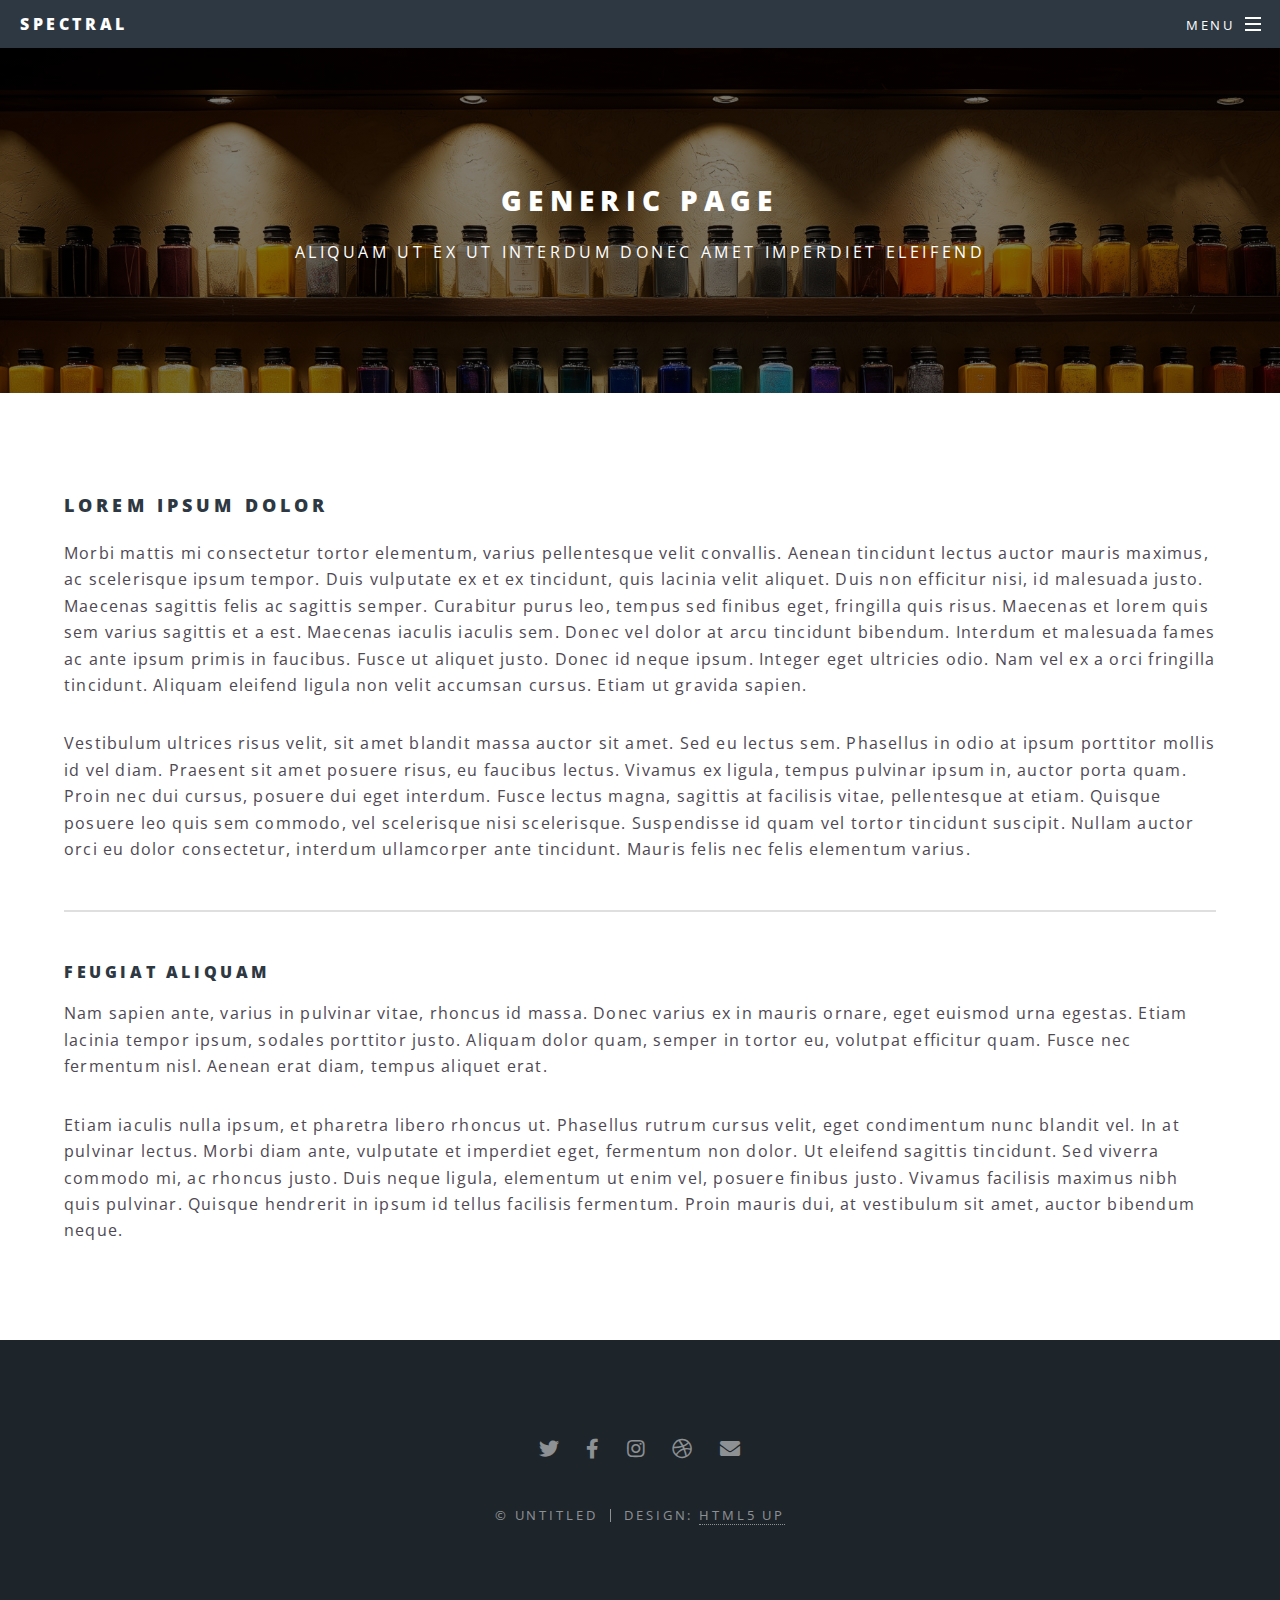
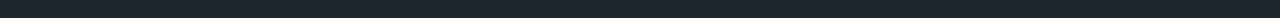
<file: generic.html>
<!DOCTYPE HTML>
<!--
	Spectral by HTML5 UP
	html5up.net | @ajlkn
	Free for personal and commercial use under the CCA 3.0 license (html5up.net/license)
-->
<html>
	<head>
		<title>Generic - Spectral by HTML5 UP</title>
		<meta charset="utf-8" />
		<meta name="viewport" content="width=device-width, initial-scale=1, user-scalable=no" />
		<link rel="stylesheet" href="assets/css/main.css" />
		<noscript><link rel="stylesheet" href="assets/css/noscript.css" /></noscript>
	</head>
	<body class="is-preload">

		<!-- Page Wrapper -->
			<div id="page-wrapper">

				<!-- Header -->
					<header id="header">
						<h1><a href="index.html">Spectral</a></h1>
						<nav id="nav">
							<ul>
								<li class="special">
									<a href="#menu" class="menuToggle"><span>Menu</span></a>
									<div id="menu">
										<ul>
											<li><a href="index.html">Home</a></li>
											<li><a href="generic.html">Generic</a></li>
											<li><a href="elements.html">Elements</a></li>
											<li><a href="#">Sign Up</a></li>
											<li><a href="#">Log In</a></li>
										</ul>
									</div>
								</li>
							</ul>
						</nav>
					</header>

				<!-- Main -->
					<article id="main">
						<header>
							<h2>Generic Page</h2>
							<p>Aliquam ut ex ut interdum donec amet imperdiet eleifend</p>
						</header>
						<section class="wrapper style5">
							<div class="inner">

								<h3>Lorem ipsum dolor</h3>
								<p>Morbi mattis mi consectetur tortor elementum, varius pellentesque velit convallis. Aenean tincidunt lectus auctor mauris maximus, ac scelerisque ipsum tempor. Duis vulputate ex et ex tincidunt, quis lacinia velit aliquet. Duis non efficitur nisi, id malesuada justo. Maecenas sagittis felis ac sagittis semper. Curabitur purus leo, tempus sed finibus eget, fringilla quis risus. Maecenas et lorem quis sem varius sagittis et a est. Maecenas iaculis iaculis sem. Donec vel dolor at arcu tincidunt bibendum. Interdum et malesuada fames ac ante ipsum primis in faucibus. Fusce ut aliquet justo. Donec id neque ipsum. Integer eget ultricies odio. Nam vel ex a orci fringilla tincidunt. Aliquam eleifend ligula non velit accumsan cursus. Etiam ut gravida sapien.</p>

								<p>Vestibulum ultrices risus velit, sit amet blandit massa auctor sit amet. Sed eu lectus sem. Phasellus in odio at ipsum porttitor mollis id vel diam. Praesent sit amet posuere risus, eu faucibus lectus. Vivamus ex ligula, tempus pulvinar ipsum in, auctor porta quam. Proin nec dui cursus, posuere dui eget interdum. Fusce lectus magna, sagittis at facilisis vitae, pellentesque at etiam. Quisque posuere leo quis sem commodo, vel scelerisque nisi scelerisque. Suspendisse id quam vel tortor tincidunt suscipit. Nullam auctor orci eu dolor consectetur, interdum ullamcorper ante tincidunt. Mauris felis nec felis elementum varius.</p>

								<hr />

								<h4>Feugiat aliquam</h4>
								<p>Nam sapien ante, varius in pulvinar vitae, rhoncus id massa. Donec varius ex in mauris ornare, eget euismod urna egestas. Etiam lacinia tempor ipsum, sodales porttitor justo. Aliquam dolor quam, semper in tortor eu, volutpat efficitur quam. Fusce nec fermentum nisl. Aenean erat diam, tempus aliquet erat.</p>

								<p>Etiam iaculis nulla ipsum, et pharetra libero rhoncus ut. Phasellus rutrum cursus velit, eget condimentum nunc blandit vel. In at pulvinar lectus. Morbi diam ante, vulputate et imperdiet eget, fermentum non dolor. Ut eleifend sagittis tincidunt. Sed viverra commodo mi, ac rhoncus justo. Duis neque ligula, elementum ut enim vel, posuere finibus justo. Vivamus facilisis maximus nibh quis pulvinar. Quisque hendrerit in ipsum id tellus facilisis fermentum. Proin mauris dui, at vestibulum sit amet, auctor bibendum neque.</p>

							</div>
						</section>
					</article>

				<!-- Footer -->
					<footer id="footer">
						<ul class="icons">
							<li><a href="#" class="icon brands fa-twitter"><span class="label">Twitter</span></a></li>
							<li><a href="#" class="icon brands fa-facebook-f"><span class="label">Facebook</span></a></li>
							<li><a href="#" class="icon brands fa-instagram"><span class="label">Instagram</span></a></li>
							<li><a href="#" class="icon brands fa-dribbble"><span class="label">Dribbble</span></a></li>
							<li><a href="#" class="icon solid fa-envelope"><span class="label">Email</span></a></li>
						</ul>
						<ul class="copyright">
							<li>&copy; Untitled</li><li>Design: <a href="http://html5up.net">HTML5 UP</a></li>
						</ul>
					</footer>

			</div>

		<!-- Scripts -->
			<script src="assets/js/jquery.min.js"></script>
			<script src="assets/js/jquery.scrollex.min.js"></script>
			<script src="assets/js/jquery.scrolly.min.js"></script>
			<script src="assets/js/browser.min.js"></script>
			<script src="assets/js/breakpoints.min.js"></script>
			<script src="assets/js/util.js"></script>
			<script src="assets/js/main.js"></script>

	</body>
</html>
</file>
<file: assets/css/noscript.css>
/*
	Spectral by HTML5 UP
	html5up.net | @ajlkn
	Free for personal and commercial use under the CCA 3.0 license (html5up.net/license)
*/

/* Banner */

	body.is-preload #banner h2 {
		-moz-transform: none;
		-webkit-transform: none;
		-ms-transform: none;
		transform: none;
		opacity: 1;
	}

		body.is-preload #banner h2:before, body.is-preload #banner h2:after {
			width: 100%;
		}

	body.is-preload #banner .more {
		-moz-transform: none;
		-webkit-transform: none;
		-ms-transform: none;
		transform: none;
		opacity: 1;
	}

	body.is-preload #banner:after {
		opacity: 0;
	}
</file>
<file: assets/css/main.css>
@import url(fontawesome-all.min.css);
@import url("https://fonts.googleapis.com/css?family=Open+Sans:400,400italic,600,600italic,800,800italic");

/*
	Spectral by HTML5 UP
	html5up.net | @ajlkn
	Free for personal and commercial use under the CCA 3.0 license (html5up.net/license)
*/

html, body, div, span, applet, object,
iframe, h1, h2, h3, h4, h5, h6, p, blockquote,
pre, a, abbr, acronym, address, big, cite,
code, del, dfn, em, img, ins, kbd, q, s, samp,
small, strike, strong, sub, sup, tt, var, b,
u, i, center, dl, dt, dd, ol, ul, li, fieldset,
form, label, legend, table, caption, tbody,
tfoot, thead, tr, th, td, article, aside,
canvas, details, embed, figure, figcaption,
footer, header, hgroup, menu, nav, output, ruby,
section, summary, time, mark, audio, video {
	margin: 0;
	padding: 0;
	border: 0;
	font-size: 100%;
	font: inherit;
	vertical-align: baseline;}

article, aside, details, figcaption, figure,
footer, header, hgroup, menu, nav, section {
	display: block;}

body {
	line-height: 1;
}

ol, ul {
	list-style: none;
}

blockquote, q {
	quotes: none;
}

	blockquote:before, blockquote:after, q:before, q:after {
		content: '';
		content: none;
	}

table {
	border-collapse: collapse;
	border-spacing: 0;
}

body {
	-webkit-text-size-adjust: none;
}

mark {
	background-color: transparent;
	color: inherit;
}

input::-moz-focus-inner {
	border: 0;
	padding: 0;
}

input, select, textarea {
	-moz-appearance: none;
	-webkit-appearance: none;
	-ms-appearance: none;
	appearance: none;
}

/* Basic */

	@-ms-viewport {
		width: device-width;
	}

	html {
		box-sizing: border-box;
	}

	*, *:before, *:after {
		box-sizing: inherit;
	}

	body {
		background: #2e3842;
	}

		body.is-preload *, body.is-preload *:before, body.is-preload *:after {
			-moz-animation: none !important;
			-webkit-animation: none !important;
			-ms-animation: none !important;
			animation: none !important;
			-moz-transition: none !important;
			-webkit-transition: none !important;
			-ms-transition: none !important;
			transition: none !important;
		}

	body, input, select, textarea {
		color: #fff;
		font-family: "Open Sans", Helvetica, sans-serif;
		font-size: 15pt;
		font-weight: 400;
		letter-spacing: 0.075em;
		line-height: 1.65em;
	}

		@media screen and (max-width: 1680px) {

			body, input, select, textarea {
				font-size: 13pt;
			}

		}

		@media screen and (max-width: 1280px) {

			body, input, select, textarea {
				font-size: 12pt;
			}

		}

		@media screen and (max-width: 736px) {

			body, input, select, textarea {
				font-size: 11pt;
				letter-spacing: 0.0375em;
			}

		}

	a {
		-moz-transition: color 0.2s ease, border-bottom-color 0.2s ease;
		-webkit-transition: color 0.2s ease, border-bottom-color 0.2s ease;
		-ms-transition: color 0.2s ease, border-bottom-color 0.2s ease;
		transition: color 0.2s ease, border-bottom-color 0.2s ease;
		border-bottom: dotted 1px;
		color: inherit;
		text-decoration: none;
	}

		a:hover {
			border-bottom-color: transparent;
		}

	strong, b {
		color: #fff;
		font-weight: 600;
	}

	em, i {
		font-style: italic;
	}

	p {
		margin: 0 0 2em 0;
	}

	h1, h2, h3, h4, h5, h6 {
		color: #fff;
		font-weight: 800;
		letter-spacing: 0.225em;
		line-height: 1em;
		margin: 0 0 1em 0;
		text-transform: uppercase;
	}

		h1 a, h2 a, h3 a, h4 a, h5 a, h6 a {
			color: inherit;
			text-decoration: none;
		}

	h2 {
		font-size: 1.35em;
		line-height: 1.75em;
	}

		@media screen and (max-width: 736px) {

			h2 {
				font-size: 1.1em;
				line-height: 1.65em;
			}

		}

	h3 {
		font-size: 1.15em;
		line-height: 1.75em;
	}

		@media screen and (max-width: 736px) {

			h3 {
				font-size: 1em;
				line-height: 1.65em;
			}

		}

	h4 {
		font-size: 1em;
		line-height: 1.5em;
	}

	h5 {
		font-size: 0.8em;
		line-height: 1.5em;
	}

	h6 {
		font-size: 0.7em;
		line-height: 1.5em;
	}

	sub {
		font-size: 0.8em;
		position: relative;
		top: 0.5em;
	}

	sup {
		font-size: 0.8em;
		position: relative;
		top: -0.5em;
	}

	hr {
		border: 0;
		border-bottom: solid 2px #fff;
		margin: 3em 0;
	}

		hr.major {
			margin: 4.5em 0;
		}

	blockquote {
		border-left: solid 4px #fff;
		font-style: italic;
		margin: 0 0 2em 0;
		padding: 0.5em 0 0.5em 2em;
	}

	code {
		background: rgba(144, 144, 144, 0.25);
		border-radius: 3px;
		font-family: "Courier New", monospace;
		font-size: 0.9em;
		letter-spacing: 0;
		margin: 0 0.25em;
		padding: 0.25em 0.65em;
	}

	pre {
		-webkit-overflow-scrolling: touch;
		font-family: "Courier New", monospace;
		font-size: 0.9em;
		margin: 0 0 2em 0;
	}

		pre code {
			display: block;
			line-height: 1.75em;
			padding: 1em 1.5em;
			overflow-x: auto;
		}

	.align-left {
		text-align: left;
	}

	.align-center {
		text-align: center;
	}

	.align-right {
		text-align: right;
	}

/* Row */

	.row {
		display: flex;
		flex-wrap: wrap;
		box-sizing: border-box;
		align-items: stretch;
	}

		.row > * {
			box-sizing: border-box;
		}

		.row.gtr-uniform > * > :last-child {
			margin-bottom: 0;
		}

		.row.aln-left {
			justify-content: flex-start;
		}

		.row.aln-center {
			justify-content: center;
		}

		.row.aln-right {
			justify-content: flex-end;
		}

		.row.aln-top {
			align-items: flex-start;
		}

		.row.aln-middle {
			align-items: center;
		}

		.row.aln-bottom {
			align-items: flex-end;
		}

		.row > .imp {
			order: -1;
		}

		.row > .col-1 {
			width: 8.33333%;
		}

		.row > .off-1 {
			margin-left: 8.33333%;
		}

		.row > .col-2 {
			width: 16.66667%;
		}

		.row > .off-2 {
			margin-left: 16.66667%;
		}

		.row > .col-3 {
			width: 25%;
		}

		.row > .off-3 {
			margin-left: 25%;
		}

		.row > .col-4 {
			width: 33.33333%;
		}

		.row > .off-4 {
			margin-left: 33.33333%;
		}

		.row > .col-5 {
			width: 41.66667%;
		}

		.row > .off-5 {
			margin-left: 41.66667%;
		}

		.row > .col-6 {
			width: 50%;
		}

		.row > .off-6 {
			margin-left: 50%;
		}

		.row > .col-7 {
			width: 58.33333%;
		}

		.row > .off-7 {
			margin-left: 58.33333%;
		}

		.row > .col-8 {
			width: 66.66667%;
		}

		.row > .off-8 {
			margin-left: 66.66667%;
		}

		.row > .col-9 {
			width: 75%;
		}

		.row > .off-9 {
			margin-left: 75%;
		}

		.row > .col-10 {
			width: 83.33333%;
		}

		.row > .off-10 {
			margin-left: 83.33333%;
		}

		.row > .col-11 {
			width: 91.66667%;
		}

		.row > .off-11 {
			margin-left: 91.66667%;
		}

		.row > .col-12 {
			width: 100%;
		}

		.row > .off-12 {
			margin-left: 100%;
		}

		.row.gtr-0 {
			margin-top: 0;
			margin-left: 0em;
		}

			.row.gtr-0 > * {
				padding: 0 0 0 0em;
			}

			.row.gtr-0.gtr-uniform {
				margin-top: 0em;
			}

				.row.gtr-0.gtr-uniform > * {
					padding-top: 0em;
				}

		.row.gtr-25 {
			margin-top: 0;
			margin-left: -0.375em;
		}

			.row.gtr-25 > * {
				padding: 0 0 0 0.375em;
			}

			.row.gtr-25.gtr-uniform {
				margin-top: -0.375em;
			}

				.row.gtr-25.gtr-uniform > * {
					padding-top: 0.375em;
				}

		.row.gtr-50 {
			margin-top: 0;
			margin-left: -0.75em;
		}

			.row.gtr-50 > * {
				padding: 0 0 0 0.75em;
			}

			.row.gtr-50.gtr-uniform {
				margin-top: -0.75em;
			}

				.row.gtr-50.gtr-uniform > * {
					padding-top: 0.75em;
				}

		.row {
			margin-top: 0;
			margin-left: -1.5em;
		}

			.row > * {
				padding: 0 0 0 1.5em;
			}

			.row.gtr-uniform {
				margin-top: -1.5em;
			}

				.row.gtr-uniform > * {
					padding-top: 1.5em;
				}

		.row.gtr-150 {
			margin-top: 0;
			margin-left: -2.25em;
		}

			.row.gtr-150 > * {
				padding: 0 0 0 2.25em;
			}

			.row.gtr-150.gtr-uniform {
				margin-top: -2.25em;
			}

				.row.gtr-150.gtr-uniform > * {
					padding-top: 2.25em;
				}

		.row.gtr-200 {
			margin-top: 0;
			margin-left: -3em;
		}

			.row.gtr-200 > * {
				padding: 0 0 0 3em;
			}

			.row.gtr-200.gtr-uniform {
				margin-top: -3em;
			}

				.row.gtr-200.gtr-uniform > * {
					padding-top: 3em;
				}

		@media screen and (max-width: 1680px) {

			.row {
				display: flex;
				flex-wrap: wrap;
				box-sizing: border-box;
				align-items: stretch;
			}

				.row > * {
					box-sizing: border-box;
				}

				.row.gtr-uniform > * > :last-child {
					margin-bottom: 0;
				}

				.row.aln-left {
					justify-content: flex-start;
				}

				.row.aln-center {
					justify-content: center;
				}

				.row.aln-right {
					justify-content: flex-end;
				}

				.row.aln-top {
					align-items: flex-start;
				}

				.row.aln-middle {
					align-items: center;
				}

				.row.aln-bottom {
					align-items: flex-end;
				}

				.row > .imp-xlarge {
					order: -1;
				}

				.row > .col-1-xlarge {
					width: 8.33333%;
				}

				.row > .off-1-xlarge {
					margin-left: 8.33333%;
				}

				.row > .col-2-xlarge {
					width: 16.66667%;
				}

				.row > .off-2-xlarge {
					margin-left: 16.66667%;
				}

				.row > .col-3-xlarge {
					width: 25%;
				}

				.row > .off-3-xlarge {
					margin-left: 25%;
				}

				.row > .col-4-xlarge {
					width: 33.33333%;
				}

				.row > .off-4-xlarge {
					margin-left: 33.33333%;
				}

				.row > .col-5-xlarge {
					width: 41.66667%;
				}

				.row > .off-5-xlarge {
					margin-left: 41.66667%;
				}

				.row > .col-6-xlarge {
					width: 50%;
				}

				.row > .off-6-xlarge {
					margin-left: 50%;
				}

				.row > .col-7-xlarge {
					width: 58.33333%;
				}

				.row > .off-7-xlarge {
					margin-left: 58.33333%;
				}

				.row > .col-8-xlarge {
					width: 66.66667%;
				}

				.row > .off-8-xlarge {
					margin-left: 66.66667%;
				}

				.row > .col-9-xlarge {
					width: 75%;
				}

				.row > .off-9-xlarge {
					margin-left: 75%;
				}

				.row > .col-10-xlarge {
					width: 83.33333%;
				}

				.row > .off-10-xlarge {
					margin-left: 83.33333%;
				}

				.row > .col-11-xlarge {
					width: 91.66667%;
				}

				.row > .off-11-xlarge {
					margin-left: 91.66667%;
				}

				.row > .col-12-xlarge {
					width: 100%;
				}

				.row > .off-12-xlarge {
					margin-left: 100%;
				}

				.row.gtr-0 {
					margin-top: 0;
					margin-left: 0em;
				}

					.row.gtr-0 > * {
						padding: 0 0 0 0em;
					}

					.row.gtr-0.gtr-uniform {
						margin-top: 0em;
					}

						.row.gtr-0.gtr-uniform > * {
							padding-top: 0em;
						}

				.row.gtr-25 {
					margin-top: 0;
					margin-left: -0.375em;
				}

					.row.gtr-25 > * {
						padding: 0 0 0 0.375em;
					}

					.row.gtr-25.gtr-uniform {
						margin-top: -0.375em;
					}

						.row.gtr-25.gtr-uniform > * {
							padding-top: 0.375em;
						}

				.row.gtr-50 {
					margin-top: 0;
					margin-left: -0.75em;
				}

					.row.gtr-50 > * {
						padding: 0 0 0 0.75em;
					}

					.row.gtr-50.gtr-uniform {
						margin-top: -0.75em;
					}

						.row.gtr-50.gtr-uniform > * {
							padding-top: 0.75em;
						}

				.row {
					margin-top: 0;
					margin-left: -1.5em;
				}

					.row > * {
						padding: 0 0 0 1.5em;
					}

					.row.gtr-uniform {
						margin-top: -1.5em;
					}

						.row.gtr-uniform > * {
							padding-top: 1.5em;
						}

				.row.gtr-150 {
					margin-top: 0;
					margin-left: -2.25em;
				}

					.row.gtr-150 > * {
						padding: 0 0 0 2.25em;
					}

					.row.gtr-150.gtr-uniform {
						margin-top: -2.25em;
					}

						.row.gtr-150.gtr-uniform > * {
							padding-top: 2.25em;
						}

				.row.gtr-200 {
					margin-top: 0;
					margin-left: -3em;
				}

					.row.gtr-200 > * {
						padding: 0 0 0 3em;
					}

					.row.gtr-200.gtr-uniform {
						margin-top: -3em;
					}

						.row.gtr-200.gtr-uniform > * {
							padding-top: 3em;
						}

		}

		@media screen and (max-width: 1280px) {

			.row {
				display: flex;
				flex-wrap: wrap;
				box-sizing: border-box;
				align-items: stretch;
			}

				.row > * {
					box-sizing: border-box;
				}

				.row.gtr-uniform > * > :last-child {
					margin-bottom: 0;
				}

				.row.aln-left {
					justify-content: flex-start;
				}

				.row.aln-center {
					justify-content: center;
				}

				.row.aln-right {
					justify-content: flex-end;
				}

				.row.aln-top {
					align-items: flex-start;
				}

				.row.aln-middle {
					align-items: center;
				}

				.row.aln-bottom {
					align-items: flex-end;
				}

				.row > .imp-large {
					order: -1;
				}

				.row > .col-1-large {
					width: 8.33333%;
				}

				.row > .off-1-large {
					margin-left: 8.33333%;
				}

				.row > .col-2-large {
					width: 16.66667%;
				}

				.row > .off-2-large {
					margin-left: 16.66667%;
				}

				.row > .col-3-large {
					width: 25%;
				}

				.row > .off-3-large {
					margin-left: 25%;
				}

				.row > .col-4-large {
					width: 33.33333%;
				}

				.row > .off-4-large {
					margin-left: 33.33333%;
				}

				.row > .col-5-large {
					width: 41.66667%;
				}

				.row > .off-5-large {
					margin-left: 41.66667%;
				}

				.row > .col-6-large {
					width: 50%;
				}

				.row > .off-6-large {
					margin-left: 50%;
				}

				.row > .col-7-large {
					width: 58.33333%;
				}

				.row > .off-7-large {
					margin-left: 58.33333%;
				}

				.row > .col-8-large {
					width: 66.66667%;
				}

				.row > .off-8-large {
					margin-left: 66.66667%;
				}

				.row > .col-9-large {
					width: 75%;
				}

				.row > .off-9-large {
					margin-left: 75%;
				}

				.row > .col-10-large {
					width: 83.33333%;
				}

				.row > .off-10-large {
					margin-left: 83.33333%;
				}

				.row > .col-11-large {
					width: 91.66667%;
				}

				.row > .off-11-large {
					margin-left: 91.66667%;
				}

				.row > .col-12-large {
					width: 100%;
				}

				.row > .off-12-large {
					margin-left: 100%;
				}

				.row.gtr-0 {
					margin-top: 0;
					margin-left: 0em;
				}

					.row.gtr-0 > * {
						padding: 0 0 0 0em;
					}

					.row.gtr-0.gtr-uniform {
						margin-top: 0em;
					}

						.row.gtr-0.gtr-uniform > * {
							padding-top: 0em;
						}

				.row.gtr-25 {
					margin-top: 0;
					margin-left: -0.375em;
				}

					.row.gtr-25 > * {
						padding: 0 0 0 0.375em;
					}

					.row.gtr-25.gtr-uniform {
						margin-top: -0.375em;
					}

						.row.gtr-25.gtr-uniform > * {
							padding-top: 0.375em;
						}

				.row.gtr-50 {
					margin-top: 0;
					margin-left: -0.75em;
				}

					.row.gtr-50 > * {
						padding: 0 0 0 0.75em;
					}

					.row.gtr-50.gtr-uniform {
						margin-top: -0.75em;
					}

						.row.gtr-50.gtr-uniform > * {
							padding-top: 0.75em;
						}

				.row {
					margin-top: 0;
					margin-left: -1.5em;
				}

					.row > * {
						padding: 0 0 0 1.5em;
					}

					.row.gtr-uniform {
						margin-top: -1.5em;
					}

						.row.gtr-uniform > * {
							padding-top: 1.5em;
						}

				.row.gtr-150 {
					margin-top: 0;
					margin-left: -2.25em;
				}

					.row.gtr-150 > * {
						padding: 0 0 0 2.25em;
					}

					.row.gtr-150.gtr-uniform {
						margin-top: -2.25em;
					}

						.row.gtr-150.gtr-uniform > * {
							padding-top: 2.25em;
						}

				.row.gtr-200 {
					margin-top: 0;
					margin-left: -3em;
				}

					.row.gtr-200 > * {
						padding: 0 0 0 3em;
					}

					.row.gtr-200.gtr-uniform {
						margin-top: -3em;
					}

						.row.gtr-200.gtr-uniform > * {
							padding-top: 3em;
						}

		}

		@media screen and (max-width: 980px) {

			.row {
				display: flex;
				flex-wrap: wrap;
				box-sizing: border-box;
				align-items: stretch;
			}

				.row > * {
					box-sizing: border-box;
				}

				.row.gtr-uniform > * > :last-child {
					margin-bottom: 0;
				}

				.row.aln-left {
					justify-content: flex-start;
				}

				.row.aln-center {
					justify-content: center;
				}

				.row.aln-right {
					justify-content: flex-end;
				}

				.row.aln-top {
					align-items: flex-start;
				}

				.row.aln-middle {
					align-items: center;
				}

				.row.aln-bottom {
					align-items: flex-end;
				}

				.row > .imp-medium {
					order: -1;
				}

				.row > .col-1-medium {
					width: 8.33333%;
				}

				.row > .off-1-medium {
					margin-left: 8.33333%;
				}

				.row > .col-2-medium {
					width: 16.66667%;
				}

				.row > .off-2-medium {
					margin-left: 16.66667%;
				}

				.row > .col-3-medium {
					width: 25%;
				}

				.row > .off-3-medium {
					margin-left: 25%;
				}

				.row > .col-4-medium {
					width: 33.33333%;
				}

				.row > .off-4-medium {
					margin-left: 33.33333%;
				}

				.row > .col-5-medium {
					width: 41.66667%;
				}

				.row > .off-5-medium {
					margin-left: 41.66667%;
				}

				.row > .col-6-medium {
					width: 50%;
				}

				.row > .off-6-medium {
					margin-left: 50%;
				}

				.row > .col-7-medium {
					width: 58.33333%;
				}

				.row > .off-7-medium {
					margin-left: 58.33333%;
				}

				.row > .col-8-medium {
					width: 66.66667%;
				}

				.row > .off-8-medium {
					margin-left: 66.66667%;
				}

				.row > .col-9-medium {
					width: 75%;
				}

				.row > .off-9-medium {
					margin-left: 75%;
				}

				.row > .col-10-medium {
					width: 83.33333%;
				}

				.row > .off-10-medium {
					margin-left: 83.33333%;
				}

				.row > .col-11-medium {
					width: 91.66667%;
				}

				.row > .off-11-medium {
					margin-left: 91.66667%;
				}

				.row > .col-12-medium {
					width: 100%;
				}

				.row > .off-12-medium {
					margin-left: 100%;
				}

				.row.gtr-0 {
					margin-top: 0;
					margin-left: 0em;
				}

					.row.gtr-0 > * {
						padding: 0 0 0 0em;
					}

					.row.gtr-0.gtr-uniform {
						margin-top: 0em;
					}

						.row.gtr-0.gtr-uniform > * {
							padding-top: 0em;
						}

				.row.gtr-25 {
					margin-top: 0;
					margin-left: -0.375em;
				}

					.row.gtr-25 > * {
						padding: 0 0 0 0.375em;
					}

					.row.gtr-25.gtr-uniform {
						margin-top: -0.375em;
					}

						.row.gtr-25.gtr-uniform > * {
							padding-top: 0.375em;
						}

				.row.gtr-50 {
					margin-top: 0;
					margin-left: -0.75em;
				}

					.row.gtr-50 > * {
						padding: 0 0 0 0.75em;
					}

					.row.gtr-50.gtr-uniform {
						margin-top: -0.75em;
					}

						.row.gtr-50.gtr-uniform > * {
							padding-top: 0.75em;
						}

				.row {
					margin-top: 0;
					margin-left: -1.5em;
				}

					.row > * {
						padding: 0 0 0 1.5em;
					}

					.row.gtr-uniform {
						margin-top: -1.5em;
					}

						.row.gtr-uniform > * {
							padding-top: 1.5em;
						}

				.row.gtr-150 {
					margin-top: 0;
					margin-left: -2.25em;
				}

					.row.gtr-150 > * {
						padding: 0 0 0 2.25em;
					}

					.row.gtr-150.gtr-uniform {
						margin-top: -2.25em;
					}

						.row.gtr-150.gtr-uniform > * {
							padding-top: 2.25em;
						}

				.row.gtr-200 {
					margin-top: 0;
					margin-left: -3em;
				}

					.row.gtr-200 > * {
						padding: 0 0 0 3em;
					}

					.row.gtr-200.gtr-uniform {
						margin-top: -3em;
					}

						.row.gtr-200.gtr-uniform > * {
							padding-top: 3em;
						}

		}

		@media screen and (max-width: 736px) {

			.row {
				display: flex;
				flex-wrap: wrap;
				box-sizing: border-box;
				align-items: stretch;
			}

				.row > * {
					box-sizing: border-box;
				}

				.row.gtr-uniform > * > :last-child {
					margin-bottom: 0;
				}

				.row.aln-left {
					justify-content: flex-start;
				}

				.row.aln-center {
					justify-content: center;
				}

				.row.aln-right {
					justify-content: flex-end;
				}

				.row.aln-top {
					align-items: flex-start;
				}

				.row.aln-middle {
					align-items: center;
				}

				.row.aln-bottom {
					align-items: flex-end;
				}

				.row > .imp-small {
					order: -1;
				}

				.row > .col-1-small {
					width: 8.33333%;
				}

				.row > .off-1-small {
					margin-left: 8.33333%;
				}

				.row > .col-2-small {
					width: 16.66667%;
				}

				.row > .off-2-small {
					margin-left: 16.66667%;
				}

				.row > .col-3-small {
					width: 25%;
				}

				.row > .off-3-small {
					margin-left: 25%;
				}

				.row > .col-4-small {
					width: 33.33333%;
				}

				.row > .off-4-small {
					margin-left: 33.33333%;
				}

				.row > .col-5-small {
					width: 41.66667%;
				}

				.row > .off-5-small {
					margin-left: 41.66667%;
				}

				.row > .col-6-small {
					width: 50%;
				}

				.row > .off-6-small {
					margin-left: 50%;
				}

				.row > .col-7-small {
					width: 58.33333%;
				}

				.row > .off-7-small {
					margin-left: 58.33333%;
				}

				.row > .col-8-small {
					width: 66.66667%;
				}

				.row > .off-8-small {
					margin-left: 66.66667%;
				}

				.row > .col-9-small {
					width: 75%;
				}

				.row > .off-9-small {
					margin-left: 75%;
				}

				.row > .col-10-small {
					width: 83.33333%;
				}

				.row > .off-10-small {
					margin-left: 83.33333%;
				}

				.row > .col-11-small {
					width: 91.66667%;
				}

				.row > .off-11-small {
					margin-left: 91.66667%;
				}

				.row > .col-12-small {
					width: 100%;
				}

				.row > .off-12-small {
					margin-left: 100%;
				}

				.row.gtr-0 {
					margin-top: 0;
					margin-left: 0em;
				}

					.row.gtr-0 > * {
						padding: 0 0 0 0em;
					}

					.row.gtr-0.gtr-uniform {
						margin-top: 0em;
					}

						.row.gtr-0.gtr-uniform > * {
							padding-top: 0em;
						}

				.row.gtr-25 {
					margin-top: 0;
					margin-left: -0.375em;
				}

					.row.gtr-25 > * {
						padding: 0 0 0 0.375em;
					}

					.row.gtr-25.gtr-uniform {
						margin-top: -0.375em;
					}

						.row.gtr-25.gtr-uniform > * {
							padding-top: 0.375em;
						}

				.row.gtr-50 {
					margin-top: 0;
					margin-left: -0.75em;
				}

					.row.gtr-50 > * {
						padding: 0 0 0 0.75em;
					}

					.row.gtr-50.gtr-uniform {
						margin-top: -0.75em;
					}

						.row.gtr-50.gtr-uniform > * {
							padding-top: 0.75em;
						}

				.row {
					margin-top: 0;
					margin-left: -1.5em;
				}

					.row > * {
						padding: 0 0 0 1.5em;
					}

					.row.gtr-uniform {
						margin-top: -1.5em;
					}

						.row.gtr-uniform > * {
							padding-top: 1.5em;
						}

				.row.gtr-150 {
					margin-top: 0;
					margin-left: -2.25em;
				}

					.row.gtr-150 > * {
						padding: 0 0 0 2.25em;
					}

					.row.gtr-150.gtr-uniform {
						margin-top: -2.25em;
					}

						.row.gtr-150.gtr-uniform > * {
							padding-top: 2.25em;
						}

				.row.gtr-200 {
					margin-top: 0;
					margin-left: -3em;
				}

					.row.gtr-200 > * {
						padding: 0 0 0 3em;
					}

					.row.gtr-200.gtr-uniform {
						margin-top: -3em;
					}

						.row.gtr-200.gtr-uniform > * {
							padding-top: 3em;
						}

		}

		@media screen and (max-width: 480px) {

			.row {
				display: flex;
				flex-wrap: wrap;
				box-sizing: border-box;
				align-items: stretch;
			}

				.row > * {
					box-sizing: border-box;
				}

				.row.gtr-uniform > * > :last-child {
					margin-bottom: 0;
				}

				.row.aln-left {
					justify-content: flex-start;
				}

				.row.aln-center {
					justify-content: center;
				}

				.row.aln-right {
					justify-content: flex-end;
				}

				.row.aln-top {
					align-items: flex-start;
				}

				.row.aln-middle {
					align-items: center;
				}

				.row.aln-bottom {
					align-items: flex-end;
				}

				.row > .imp-xsmall {
					order: -1;
				}

				.row > .col-1-xsmall {
					width: 8.33333%;
				}

				.row > .off-1-xsmall {
					margin-left: 8.33333%;
				}

				.row > .col-2-xsmall {
					width: 16.66667%;
				}

				.row > .off-2-xsmall {
					margin-left: 16.66667%;
				}

				.row > .col-3-xsmall {
					width: 25%;
				}

				.row > .off-3-xsmall {
					margin-left: 25%;
				}

				.row > .col-4-xsmall {
					width: 33.33333%;
				}

				.row > .off-4-xsmall {
					margin-left: 33.33333%;
				}

				.row > .col-5-xsmall {
					width: 41.66667%;
				}

				.row > .off-5-xsmall {
					margin-left: 41.66667%;
				}

				.row > .col-6-xsmall {
					width: 50%;
				}

				.row > .off-6-xsmall {
					margin-left: 50%;
				}

				.row > .col-7-xsmall {
					width: 58.33333%;
				}

				.row > .off-7-xsmall {
					margin-left: 58.33333%;
				}

				.row > .col-8-xsmall {
					width: 66.66667%;
				}

				.row > .off-8-xsmall {
					margin-left: 66.66667%;
				}

				.row > .col-9-xsmall {
					width: 75%;
				}

				.row > .off-9-xsmall {
					margin-left: 75%;
				}

				.row > .col-10-xsmall {
					width: 83.33333%;
				}

				.row > .off-10-xsmall {
					margin-left: 83.33333%;
				}

				.row > .col-11-xsmall {
					width: 91.66667%;
				}

				.row > .off-11-xsmall {
					margin-left: 91.66667%;
				}

				.row > .col-12-xsmall {
					width: 100%;
				}

				.row > .off-12-xsmall {
					margin-left: 100%;
				}

				.row.gtr-0 {
					margin-top: 0;
					margin-left: 0em;
				}

					.row.gtr-0 > * {
						padding: 0 0 0 0em;
					}

					.row.gtr-0.gtr-uniform {
						margin-top: 0em;
					}

						.row.gtr-0.gtr-uniform > * {
							padding-top: 0em;
						}

				.row.gtr-25 {
					margin-top: 0;
					margin-left: -0.375em;
				}

					.row.gtr-25 > * {
						padding: 0 0 0 0.375em;
					}

					.row.gtr-25.gtr-uniform {
						margin-top: -0.375em;
					}

						.row.gtr-25.gtr-uniform > * {
							padding-top: 0.375em;
						}

				.row.gtr-50 {
					margin-top: 0;
					margin-left: -0.75em;
				}

					.row.gtr-50 > * {
						padding: 0 0 0 0.75em;
					}

					.row.gtr-50.gtr-uniform {
						margin-top: -0.75em;
					}

						.row.gtr-50.gtr-uniform > * {
							padding-top: 0.75em;
						}

				.row {
					margin-top: 0;
					margin-left: -1.5em;
				}

					.row > * {
						padding: 0 0 0 1.5em;
					}

					.row.gtr-uniform {
						margin-top: -1.5em;
					}

						.row.gtr-uniform > * {
							padding-top: 1.5em;
						}

				.row.gtr-150 {
					margin-top: 0;
					margin-left: -2.25em;
				}

					.row.gtr-150 > * {
						padding: 0 0 0 2.25em;
					}

					.row.gtr-150.gtr-uniform {
						margin-top: -2.25em;
					}

						.row.gtr-150.gtr-uniform > * {
							padding-top: 2.25em;
						}

				.row.gtr-200 {
					margin-top: 0;
					margin-left: -3em;
				}

					.row.gtr-200 > * {
						padding: 0 0 0 3em;
					}

					.row.gtr-200.gtr-uniform {
						margin-top: -3em;
					}

						.row.gtr-200.gtr-uniform > * {
							padding-top: 3em;
						}

		}

/* Section/Article */

	section.special, article.special {
		text-align: center;
	}

	header p {
		color: rgba(255, 255, 255, 0.5);
		position: relative;
		top: -0.25em;
	}

	header h3 + p {
		font-size: 1.1em;
	}

	header h4 + p,
	header h5 + p,
	header h6 + p {
		font-size: 0.9em;
	}

	header.major {
		margin: 0 0 3.5em 0;
	}

		header.major h2, header.major h3, header.major h4, header.major h5, header.major h6 {
			border-bottom: solid 2px #fff;
			display: inline-block;
			padding-bottom: 1em;
			position: relative;
		}

			header.major h2:after, header.major h3:after, header.major h4:after, header.major h5:after, header.major h6:after {
				content: '';
				display: block;
				height: 1px;
			}

		header.major p {
			color: #fff;
			top: 0;
		}

		@media screen and (max-width: 736px) {

			header.major {
				margin: 0 0 2em 0;
			}

		}

	@media screen and (max-width: 980px) {

		header br {
			display: none;
		}

	}

/* Form */

	form {
		margin: 0 0 2em 0;
	}

	label {
		color: #fff;
		display: block;
		font-size: 0.9em;
		font-weight: 600;
		margin: 0 0 1em 0;
	}

	input[type="text"],
	input[type="password"],
	input[type="email"],
	select,
	textarea {
		-moz-appearance: none;
		-webkit-appearance: none;
		-ms-appearance: none;
		appearance: none;
		background-color: rgba(144, 144, 144, 0.25);
		border-radius: 3px;
		border: none;
		color: inherit;
		display: block;
		outline: 0;
		padding: 0 1em;
		text-decoration: none;
		width: 100%;
	}

		input[type="text"]:invalid,
		input[type="password"]:invalid,
		input[type="email"]:invalid,
		select:invalid,
		textarea:invalid {
			box-shadow: none;
		}

		input[type="text"]:focus,
		input[type="password"]:focus,
		input[type="email"]:focus,
		select:focus,
		textarea:focus {
			box-shadow: 0 0 0 2px #21b2a6;
		}

	select {
		background-size: 1.25em;
		background-repeat: no-repeat;
		background-position: calc(100% - 1em) center;
		height: 2.75em;
		padding-right: 2.75em;
		text-overflow: ellipsis;
	}

		select:focus::-ms-value {
			background-color: transparent;
		}

		select::-ms-expand {
			display: none;
		}

	input[type="text"],
	input[type="password"],
	input[type="email"],
	select {
		height: 2.75em;
	}

	textarea {
		padding: 0.75em 1em;
	}

	input[type="checkbox"],
	input[type="radio"] {
		-moz-appearance: none;
		-webkit-appearance: none;
		-ms-appearance: none;
		appearance: none;
		display: block;
		float: left;
		margin-right: -2em;
		opacity: 0;
		width: 1em;
		z-index: -1;
	}

		input[type="checkbox"] + label,
		input[type="radio"] + label {
			text-decoration: none;
			color: #fff;
			cursor: pointer;
			display: inline-block;
			font-size: 1em;
			font-weight: 400;
			padding-left: 2.4em;
			padding-right: 0.75em;
			position: relative;
		}

			input[type="checkbox"] + label:before,
			input[type="radio"] + label:before {
				-moz-osx-font-smoothing: grayscale;
				-webkit-font-smoothing: antialiased;
				display: inline-block;
				font-style: normal;
				font-variant: normal;
				text-rendering: auto;
				line-height: 1;
				text-transform: none !important;
				font-family: 'Font Awesome 5 Free';
				font-weight: 900;
			}

			input[type="checkbox"] + label:before,
			input[type="radio"] + label:before {
				background: rgba(144, 144, 144, 0.25);
				border-radius: 3px;
				content: '';
				display: inline-block;
				font-size: 0.8em;
				height: 2.0625em;
				left: 0;
				line-height: 2.0625em;
				position: absolute;
				text-align: center;
				top: 0;
				width: 2.0625em;
			}

		input[type="checkbox"]:checked + label:before,
		input[type="radio"]:checked + label:before {
			background: #2e3842;
			color: #fff;
			content: '\f00c';
		}

		input[type="checkbox"]:focus + label:before,
		input[type="radio"]:focus + label:before {
			box-shadow: 0 0 0 2px #21b2a6;
		}

	input[type="checkbox"] + label:before {
		border-radius: 3px;
	}

	input[type="radio"] + label:before {
		border-radius: 100%;
	}

	::-webkit-input-placeholder {
		color: rgba(255, 255, 255, 0.5) !important;
		opacity: 1.0;
	}

	:-moz-placeholder {
		color: rgba(255, 255, 255, 0.5) !important;
		opacity: 1.0;
	}

	::-moz-placeholder {
		color: rgba(255, 255, 255, 0.5) !important;
		opacity: 1.0;
	}

	:-ms-input-placeholder {
		color: rgba(255, 255, 255, 0.5) !important;
		opacity: 1.0;
	}

/* Box */

	.box {
		border-radius: 3px;
		border: solid 2px #fff;
		margin-bottom: 2em;
		padding: 1.5em;
	}

		.box > :last-child,
		.box > :last-child > :last-child,
		.box > :last-child > :last-child > :last-child {
			margin-bottom: 0;
		}

		.box.alt {
			border: 0;
			border-radius: 0;
			padding: 0;
		}

/* Icon */

	.icon {
		text-decoration: none;
		border-bottom: none;
		position: relative;
	}

		.icon:before {
			-moz-osx-font-smoothing: grayscale;
			-webkit-font-smoothing: antialiased;
			display: inline-block;
			font-style: normal;
			font-variant: normal;
			text-rendering: auto;
			line-height: 1;
			text-transform: none !important;
			font-family: 'Font Awesome 5 Free';
			font-weight: 400;
		}

		.icon > .label {
			display: none;
		}

		.icon:before {
			line-height: inherit;
		}

		.icon.solid:before {
			font-weight: 900;
		}

		.icon.brands:before {
			font-family: 'Font Awesome 5 Brands';
		}

		.icon.major {
			-moz-transform: rotate(-45deg);
			-webkit-transform: rotate(-45deg);
			-ms-transform: rotate(-45deg);
			transform: rotate(-45deg);
			border-radius: 3px;
			border: solid 2px #fff;
			display: inline-block;
			font-size: 1.35em;
			height: calc(3em + 2px);
			line-height: 3em;
			text-align: center;
			width: calc(3em + 2px);
		}

			.icon.major:before {
				-moz-transform: rotate(45deg);
				-webkit-transform: rotate(45deg);
				-ms-transform: rotate(45deg);
				transform: rotate(45deg);
				display: inline-block;
				font-size: 1.5em;
			}

			@media screen and (max-width: 736px) {

				.icon.major {
					font-size: 1em;
				}

			}

		.icon.style1 {
			color: #00ffcc;
		}

		.icon.style2 {
			color: #00f0ff;
		}

		.icon.style3 {
			color: #76ddff;
		}

/* Image */

	.image {
		border-radius: 3px;
		border: 0;
		display: inline-block;
		position: relative;
	}

		.image img {
			border-radius: 3px;
			display: block;
		}

		.image.left {
			float: left;
			margin: 0 2em 2em 0;
			top: 0.25em;
		}

		.image.right {
			float: right;
			margin: 0 0 2em 2em;
			top: 0.25em;
		}

		.image.left, .image.right {
			max-width: 40%;
		}

			.image.left img, .image.right img {
				width: 100%;
			}

		.image.fit {
			display: block;
			margin: 0 0 2em 0;
			width: 100%;
		}

			.image.fit img {
				width: 100%;
			}

/* List */

	ol {
		list-style: decimal;
		margin: 0 0 2em 0;
		padding-left: 1.25em;
	}

		ol li {
			padding-left: 0.25em;
		}

	ul {
		list-style: disc;
		margin: 0 0 2em 0;
		padding-left: 1em;
	}

		ul li {
			padding-left: 0.5em;
		}

		ul.alt {
			list-style: none;
			padding-left: 0;
		}

			ul.alt li {
				border-top: solid 1px #fff;
				padding: 0.5em 0;
			}

				ul.alt li:first-child {
					border-top: 0;
					padding-top: 0;
				}

	dl {
		margin: 0 0 2em 0;
	}

/* Actions */

	ul.actions {
		display: -moz-flex;
		display: -webkit-flex;
		display: -ms-flex;
		display: flex;
		cursor: default;
		list-style: none;
		margin-left: -1em;
		padding-left: 0;
	}

		ul.actions li {
			padding: 0 0 0 1em;
			vertical-align: middle;
		}

		ul.actions.special {
			-moz-justify-content: center;
			-webkit-justify-content: center;
			-ms-justify-content: center;
			justify-content: center;
			width: 100%;
			margin-left: 0;
		}

			ul.actions.special li:first-child {
				padding-left: 0;
			}

		ul.actions.stacked {
			-moz-flex-direction: column;
			-webkit-flex-direction: column;
			-ms-flex-direction: column;
			flex-direction: column;
			margin-left: 0;
		}

			ul.actions.stacked li {
				padding: 1em 0 0 0;
			}

				ul.actions.stacked li:first-child {
					padding-top: 0;
				}

		ul.actions.fit {
			width: calc(100% + 1em);
		}

			ul.actions.fit li {
				-moz-flex-grow: 1;
				-webkit-flex-grow: 1;
				-ms-flex-grow: 1;
				flex-grow: 1;
				-moz-flex-shrink: 1;
				-webkit-flex-shrink: 1;
				-ms-flex-shrink: 1;
				flex-shrink: 1;
				width: 100%;
			}

				ul.actions.fit li > * {
					width: 100%;
				}

			ul.actions.fit.stacked {
				width: 100%;
			}

		@media screen and (max-width: 480px) {

			ul.actions:not(.fixed) {
				-moz-flex-direction: column;
				-webkit-flex-direction: column;
				-ms-flex-direction: column;
				flex-direction: column;
				margin-left: 0;
				width: 100% !important;
			}

				ul.actions:not(.fixed) li {
					-moz-flex-grow: 1;
					-webkit-flex-grow: 1;
					-ms-flex-grow: 1;
					flex-grow: 1;
					-moz-flex-shrink: 1;
					-webkit-flex-shrink: 1;
					-ms-flex-shrink: 1;
					flex-shrink: 1;
					padding: 1em 0 0 0;
					text-align: center;
					width: 100%;
				}

					ul.actions:not(.fixed) li > * {
						width: 100%;
					}

					ul.actions:not(.fixed) li:first-child {
						padding-top: 0;
					}

					ul.actions:not(.fixed) li input[type="submit"],
					ul.actions:not(.fixed) li input[type="reset"],
					ul.actions:not(.fixed) li input[type="button"],
					ul.actions:not(.fixed) li button,
					ul.actions:not(.fixed) li .button {
						width: 100%;
					}

						ul.actions:not(.fixed) li input[type="submit"].icon:before,
						ul.actions:not(.fixed) li input[type="reset"].icon:before,
						ul.actions:not(.fixed) li input[type="button"].icon:before,
						ul.actions:not(.fixed) li button.icon:before,
						ul.actions:not(.fixed) li .button.icon:before {
							margin-left: -0.5em;
						}

		}

/* Icons */

	ul.icons {
		cursor: default;
		list-style: none;
		padding-left: 0;
	}

		ul.icons li {
			display: inline-block;
			padding: 0 1em 0 0;
		}

			ul.icons li:last-child {
				padding-right: 0 !important;
			}

		ul.icons.major {
			padding: 1em 0;
		}

			ul.icons.major li {
				padding-right: 3.5em;
			}

				@media screen and (max-width: 736px) {

					ul.icons.major li {
						padding: 0 1em !important;
					}

				}

/* Table */

	.table-wrapper {
		-webkit-overflow-scrolling: touch;
		overflow-x: auto;
	}

	table {
		margin: 0 0 2em 0;
		width: 100%;
	}

		table tbody tr {
			border: solid 1px #fff;
			border-left: 0;
			border-right: 0;
		}

			table tbody tr:nth-child(2n + 1) {
				background-color: rgba(144, 144, 144, 0.25);
			}

		table td {
			padding: 0.75em 0.75em;
		}

		table th {
			color: #fff;
			font-size: 0.9em;
			font-weight: 600;
			padding: 0 0.75em 0.75em 0.75em;
			text-align: left;
		}

		table thead {
			border-bottom: solid 2px #fff;
		}

		table tfoot {
			border-top: solid 2px #fff;
		}

		table.alt {
			border-collapse: separate;
		}

			table.alt tbody tr td {
				border: solid 1px #fff;
				border-left-width: 0;
				border-top-width: 0;
			}

				table.alt tbody tr td:first-child {
					border-left-width: 1px;
				}

			table.alt tbody tr:first-child td {
				border-top-width: 1px;
			}

			table.alt thead {
				border-bottom: 0;
			}

			table.alt tfoot {
				border-top: 0;
			}

/* Button */

	input[type="submit"],
	input[type="reset"],
	input[type="button"],
	button,
	.button {
		-moz-appearance: none;
		-webkit-appearance: none;
		-ms-appearance: none;
		appearance: none;
		-moz-transition: background-color 0.2s ease-in-out, color 0.2s ease-in-out;
		-webkit-transition: background-color 0.2s ease-in-out, color 0.2s ease-in-out;
		-ms-transition: background-color 0.2s ease-in-out, color 0.2s ease-in-out;
		transition: background-color 0.2s ease-in-out, color 0.2s ease-in-out;
		background-color: transparent;
		border-radius: 3px;
		border: 0;
		box-shadow: inset 0 0 0 2px #fff;
		color: #fff;
		cursor: pointer;
		display: inline-block;
		font-size: 0.8em;
		font-weight: 600;
		height: 3.125em;
		letter-spacing: 0.225em;
		line-height: 3.125em;
		max-width: 30em;
		padding: 0 2.75em;
		text-align: center;
		text-decoration: none;
		text-transform: uppercase;
		white-space: nowrap;
		overflow: hidden;
		text-overflow: ellipsis;
	}

		input[type="submit"]:hover,
		input[type="reset"]:hover,
		input[type="button"]:hover,
		button:hover,
		.button:hover {
			background-color: rgba(144, 144, 144, 0.25);
		}

		input[type="submit"]:active,
		input[type="reset"]:active,
		input[type="button"]:active,
		button:active,
		.button:active {
			background-color: rgba(144, 144, 144, 0.5);
		}

		input[type="submit"].icon:before,
		input[type="reset"].icon:before,
		input[type="button"].icon:before,
		button.icon:before,
		.button.icon:before {
			margin-right: 0.5em;
		}

		input[type="submit"].fit,
		input[type="reset"].fit,
		input[type="button"].fit,
		button.fit,
		.button.fit {
			width: 100%;
		}

		input[type="submit"].small,
		input[type="reset"].small,
		input[type="button"].small,
		button.small,
		.button.small {
			font-size: 0.8em;
		}

		input[type="submit"].large,
		input[type="reset"].large,
		input[type="button"].large,
		button.large,
		.button.large {
			font-size: 1.35em;
		}

		input[type="submit"].primary,
		input[type="reset"].primary,
		input[type="button"].primary,
		button.primary,
		.button.primary {
			background-color: #ed4933;
			box-shadow: none !important;
			color: #ffffff !important;
		}

			input[type="submit"].primary:hover,
			input[type="reset"].primary:hover,
			input[type="button"].primary:hover,
			button.primary:hover,
			.button.primary:hover {
				background-color: #ef5e4a !important;
			}

			input[type="submit"].primary:active,
			input[type="reset"].primary:active,
			input[type="button"].primary:active,
			button.primary:active,
			.button.primary:active {
				background-color: #eb341c !important;
			}

		input[type="submit"].disabled, input[type="submit"]:disabled,
		input[type="reset"].disabled,
		input[type="reset"]:disabled,
		input[type="button"].disabled,
		input[type="button"]:disabled,
		button.disabled,
		button:disabled,
		.button.disabled,
		.button:disabled {
			pointer-events: none;
			opacity: 0.25;
		}

		@media screen and (max-width: 736px) {

			input[type="submit"],
			input[type="reset"],
			input[type="button"],
			button,
			.button {
				height: 3.75em;
				line-height: 3.75em;
			}

		}

/* Features */

	.features {
		display: -moz-flex;
		display: -webkit-flex;
		display: -ms-flex;
		display: flex;
		-moz-flex-wrap: wrap;
		-webkit-flex-wrap: wrap;
		-ms-flex-wrap: wrap;
		flex-wrap: wrap;
		-moz-justify-content: center;
		-webkit-justify-content: center;
		-ms-justify-content: center;
		justify-content: center;
		list-style: none;
		padding: 0;
		width: 100%;
	}

		.features li {
			padding: 4em 4em 2em 6em ;
			display: block;
			position: relative;
			text-align: left;
			width: 50%;
		}

			.features li:nth-child(1) {
				background-color: rgba(0, 0, 0, 0.035);
			}

			.features li:nth-child(2) {
				background-color: rgba(0, 0, 0, 0.07);
			}

			.features li:nth-child(3) {
				background-color: rgba(0, 0, 0, 0.105);
			}

			.features li:nth-child(4) {
				background-color: rgba(0, 0, 0, 0.14);
			}

			.features li:nth-child(5) {
				background-color: rgba(0, 0, 0, 0.175);
			}

			.features li:nth-child(6) {
				background-color: rgba(0, 0, 0, 0.21);
			}

			.features li:nth-child(7) {
				background-color: rgba(0, 0, 0, 0.245);
			}

			.features li:nth-child(8) {
				background-color: rgba(0, 0, 0, 0.28);
			}

			.features li:nth-child(9) {
				background-color: rgba(0, 0, 0, 0.315);
			}

			.features li:nth-child(10) {
				background-color: rgba(0, 0, 0, 0.35);
			}

			.features li:before {
				display: block;
				color: #00ffcc;
				position: absolute;
				left: 1.75em;
				top: 2.75em;
				font-size: 1.5em;
			}

			.features li:nth-child(1) {
				border-top-left-radius: 3px;
			}

			.features li:nth-child(2) {
				border-top-right-radius: 3px;
			}

			.features li:nth-last-child(1) {
				border-bottom-right-radius: 3px;
			}

			.features li:nth-last-child(2) {
				border-bottom-left-radius: 3px;
			}

			@media screen and (max-width: 980px) {

				.features li {
					padding: 3em 2em 1em 2em ;
					text-align: center;
				}

					.features li:before {
						left: 0;
						margin: 0 0 1em 0;
						position: relative;
						top: 0;
					}

			}

			@media screen and (max-width: 736px) {

				.features li {
					padding: 3em 0 1em 0 ;
					background-color: transparent !important;
					border-top: solid 2px #fff;
					width: 100%;
				}

					.features li:first-child {
						border-top: 0;
					}

			}

/* Spotlight */

	.spotlight {
		-moz-align-items: center;
		-webkit-align-items: center;
		-ms-align-items: center;
		align-items: center;
		display: -moz-flex;
		display: -webkit-flex;
		display: -ms-flex;
		display: flex;
	}

		.spotlight .image {
			-moz-order: 1;
			-webkit-order: 1;
			-ms-order: 1;
			order: 1;
			border-radius: 0;
			width: 40%;
		}

			.spotlight .image img {
				border-radius: 0;
				width: 100%;
			}

		.spotlight .content {
			padding: 2em 4em 0.1em 4em ;
			-moz-order: 2;
			-webkit-order: 2;
			-ms-order: 2;
			order: 2;
			max-width: 48em;
			width: 60%;
		}

		.spotlight:nth-child(2n) {
			-moz-flex-direction: row-reverse;
			-webkit-flex-direction: row-reverse;
			-ms-flex-direction: row-reverse;
			flex-direction: row-reverse;
		}

		.spotlight:nth-child(1) {
			background-color: rgba(0, 0, 0, 0.075);
		}

		.spotlight:nth-child(2) {
			background-color: rgba(0, 0, 0, 0.15);
		}

		.spotlight:nth-child(3) {
			background-color: rgba(0, 0, 0, 0.225);
		}

		.spotlight:nth-child(4) {
			background-color: rgba(0, 0, 0, 0.3);
		}

		.spotlight:nth-child(5) {
			background-color: rgba(0, 0, 0, 0.375);
		}

		.spotlight:nth-child(6) {
			background-color: rgba(0, 0, 0, 0.45);
		}

		.spotlight:nth-child(7) {
			background-color: rgba(0, 0, 0, 0.525);
		}

		.spotlight:nth-child(8) {
			background-color: rgba(0, 0, 0, 0.6);
		}

		.spotlight:nth-child(9) {
			background-color: rgba(0, 0, 0, 0.675);
		}

		.spotlight:nth-child(10) {
			background-color: rgba(0, 0, 0, 0.75);
		}

		@media screen and (max-width: 1280px) {

			.spotlight .image {
				width: 45%;
			}

			.spotlight .content {
				width: 55%;
			}

		}

		@media screen and (max-width: 980px) {

			.spotlight {
				display: block;
			}

				.spotlight br {
					display: none;
				}

				.spotlight .image {
					width: 100%;
				}

				.spotlight .content {
					padding: 4em 3em 2em 3em ;
					max-width: none;
					text-align: center;
					width: 100%;
				}

		}

		@media screen and (max-width: 736px) {

			.spotlight .content {
				padding: 3em 2em 1em 2em ;
			}

		}

/* Wrapper */

	.wrapper {
		padding: 6em 0 4em 0 ;
	}

		.wrapper > .inner {
			width: 60em;
			margin: 0 auto;
		}

			@media screen and (max-width: 1280px) {

				.wrapper > .inner {
					width: 90%;
				}

			}

			@media screen and (max-width: 980px) {

				.wrapper > .inner {
					width: 100%;
				}

			}

		.wrapper.alt {
			padding: 0;
		}

		.wrapper.style1 {
			background-color: #c83a24;
			color: #c8ece9;
		}

			.wrapper.style1 strong, .wrapper.style1 b {
				color: #ffffff;
			}

			.wrapper.style1 h2, .wrapper.style1 h3, .wrapper.style1 h4, .wrapper.style1 h5, .wrapper.style1 h6 {
				color: #ffffff;
			}

			.wrapper.style1 hr {
				border-color: rgba(0, 0, 0, 0.125);
			}

			.wrapper.style1 blockquote {
				border-color: rgba(0, 0, 0, 0.125);
			}

			.wrapper.style1 code {
				background: rgba(255, 255, 255, 0.075);
			}

			.wrapper.style1 header p {
				color: #a6e0db;
			}

			.wrapper.style1 header.major h2, .wrapper.style1 header.major h3, .wrapper.style1 header.major h4, .wrapper.style1 header.major h5, .wrapper.style1 header.major h6 {
				border-color: rgba(0, 0, 0, 0.125);
			}

			.wrapper.style1 header.major p {
				color: #c8ece9;
			}

			.wrapper.style1 label {
				color: #ffffff;
			}

			.wrapper.style1 input[type="text"],
			.wrapper.style1 input[type="password"],
			.wrapper.style1 input[type="email"],
			.wrapper.style1 select,
			.wrapper.style1 textarea {
				background-color: rgba(255, 255, 255, 0.075);
			}

			.wrapper.style1 select {
				background-image: url("data:image/svg+xml;charset=utf8,%3Csvg xmlns='http://www.w3.org/2000/svg' width='40' height='40' preserveAspectRatio='none' viewBox='0 0 40 40'%3E%3Cpath d='M9.4,12.3l10.4,10.4l10.4-10.4c0.2-0.2,0.5-0.4,0.9-0.4c0.3,0,0.6,0.1,0.9,0.4l3.3,3.3c0.2,0.2,0.4,0.5,0.4,0.9 c0,0.4-0.1,0.6-0.4,0.9L20.7,31.9c-0.2,0.2-0.5,0.4-0.9,0.4c-0.3,0-0.6-0.1-0.9-0.4L4.3,17.3c-0.2-0.2-0.4-0.5-0.4-0.9 c0-0.4,0.1-0.6,0.4-0.9l3.3-3.3c0.2-0.2,0.5-0.4,0.9-0.4S9.1,12.1,9.4,12.3z' fill='rgba(0, 0, 0, 0.125)' /%3E%3C/svg%3E");
			}

				.wrapper.style1 select option {
					color: #ffffff;
					background: #21b2a6;
				}

			.wrapper.style1 input[type="checkbox"] + label,
			.wrapper.style1 input[type="radio"] + label {
				color: #c8ece9;
			}

				.wrapper.style1 input[type="checkbox"] + label:before,
				.wrapper.style1 input[type="radio"] + label:before {
					background: rgba(255, 255, 255, 0.075);
				}

			.wrapper.style1 input[type="checkbox"]:checked + label:before,
			.wrapper.style1 input[type="radio"]:checked + label:before {
				background: #ffffff;
				color: #21b2a6;
			}

			.wrapper.style1 ::-webkit-input-placeholder {
				color: #a6e0db !important;
			}

			.wrapper.style1 :-moz-placeholder {
				color: #a6e0db !important;
			}

			.wrapper.style1 ::-moz-placeholder {
				color: #a6e0db !important;
			}

			.wrapper.style1 :-ms-input-placeholder {
				color: #a6e0db !important;
			}

			.wrapper.style1 .formerize-placeholder {
				color: #a6e0db !important;
			}

			.wrapper.style1 .icon.major {
				border-color: rgba(0, 0, 0, 0.125);
			}

			.wrapper.style1 ul.alt li {
				border-color: rgba(0, 0, 0, 0.125);
			}

			.wrapper.style1 table tbody tr {
				border-color: rgba(0, 0, 0, 0.125);
			}

				.wrapper.style1 table tbody tr:nth-child(2n + 1) {
					background-color: rgba(255, 255, 255, 0.075);
				}

			.wrapper.style1 table th {
				color: #ffffff;
			}

			.wrapper.style1 table thead {
				border-color: rgba(0, 0, 0, 0.125);
			}

			.wrapper.style1 table tfoot {
				border-color: rgba(0, 0, 0, 0.125);
			}

			.wrapper.style1 table.alt tbody tr td {
				border-color: rgba(0, 0, 0, 0.125);
			}

			.wrapper.style1 input[type="submit"],
			.wrapper.style1 input[type="reset"],
			.wrapper.style1 input[type="button"],
			.wrapper.style1 button,
			.wrapper.style1 .button {
				box-shadow: inset 0 0 0 2px rgba(0, 0, 0, 0.125);
				color: #ffffff;
			}

				.wrapper.style1 input[type="submit"]:hover,
				.wrapper.style1 input[type="reset"]:hover,
				.wrapper.style1 input[type="button"]:hover,
				.wrapper.style1 button:hover,
				.wrapper.style1 .button:hover {
					background-color: rgba(255, 255, 255, 0.075);
				}

				.wrapper.style1 input[type="submit"]:active,
				.wrapper.style1 input[type="reset"]:active,
				.wrapper.style1 input[type="button"]:active,
				.wrapper.style1 button:active,
				.wrapper.style1 .button:active {
					background-color: rgba(255, 255, 255, 0.2);
				}

			@media screen and (max-width: 736px) {

				.wrapper.style1 .features li {
					border-top-color: rgba(0, 0, 0, 0.125);
				}

			}

		.wrapper.style2 {
			background-color: #2e3842;
		}

		.wrapper.style3 {
			background-color: #505393;
			color: #d3d4e4;
		}

			.wrapper.style3 strong, .wrapper.style3 b {
				color: #ffffff;
			}

			.wrapper.style3 h2, .wrapper.style3 h3, .wrapper.style3 h4, .wrapper.style3 h5, .wrapper.style3 h6 {
				color: #ffffff;
			}

			.wrapper.style3 hr {
				border-color: rgba(0, 0, 0, 0.125);
			}

			.wrapper.style3 blockquote {
				border-color: rgba(0, 0, 0, 0.125);
			}

			.wrapper.style3 code {
				background: rgba(255, 255, 255, 0.075);
			}

			.wrapper.style3 header p {
				color: #b9bad4;
			}

			.wrapper.style3 header.major h2, .wrapper.style3 header.major h3, .wrapper.style3 header.major h4, .wrapper.style3 header.major h5, .wrapper.style3 header.major h6 {
				border-color: rgba(0, 0, 0, 0.125);
			}

			.wrapper.style3 header.major p {
				color: #d3d4e4;
			}

			.wrapper.style3 label {
				color: #ffffff;
			}

			.wrapper.style3 input[type="text"],
			.wrapper.style3 input[type="password"],
			.wrapper.style3 input[type="email"],
			.wrapper.style3 select,
			.wrapper.style3 textarea {
				background-color: rgba(255, 255, 255, 0.075);
			}

			.wrapper.style3 select {
				background-image: url("data:image/svg+xml;charset=utf8,%3Csvg xmlns='http://www.w3.org/2000/svg' width='40' height='40' preserveAspectRatio='none' viewBox='0 0 40 40'%3E%3Cpath d='M9.4,12.3l10.4,10.4l10.4-10.4c0.2-0.2,0.5-0.4,0.9-0.4c0.3,0,0.6,0.1,0.9,0.4l3.3,3.3c0.2,0.2,0.4,0.5,0.4,0.9 c0,0.4-0.1,0.6-0.4,0.9L20.7,31.9c-0.2,0.2-0.5,0.4-0.9,0.4c-0.3,0-0.6-0.1-0.9-0.4L4.3,17.3c-0.2-0.2-0.4-0.5-0.4-0.9 c0-0.4,0.1-0.6,0.4-0.9l3.3-3.3c0.2-0.2,0.5-0.4,0.9-0.4S9.1,12.1,9.4,12.3z' fill='rgba(0, 0, 0, 0.125)' /%3E%3C/svg%3E");
			}

				.wrapper.style3 select option {
					color: #ffffff;
					background: #505393;
				}

			.wrapper.style3 input[type="checkbox"] + label,
			.wrapper.style3 input[type="radio"] + label {
				color: #d3d4e4;
			}

				.wrapper.style3 input[type="checkbox"] + label:before,
				.wrapper.style3 input[type="radio"] + label:before {
					background: rgba(255, 255, 255, 0.075);
				}

			.wrapper.style3 input[type="checkbox"]:checked + label:before,
			.wrapper.style3 input[type="radio"]:checked + label:before {
				background: #ffffff;
				color: #505393;
			}

			.wrapper.style3 ::-webkit-input-placeholder {
				color: #b9bad4 !important;
			}

			.wrapper.style3 :-moz-placeholder {
				color: #b9bad4 !important;
			}

			.wrapper.style3 ::-moz-placeholder {
				color: #b9bad4 !important;
			}

			.wrapper.style3 :-ms-input-placeholder {
				color: #b9bad4 !important;
			}

			.wrapper.style3 .formerize-placeholder {
				color: #b9bad4 !important;
			}

			.wrapper.style3 .icon.major {
				border-color: rgba(0, 0, 0, 0.125);
			}

			.wrapper.style3 ul.alt li {
				border-color: rgba(0, 0, 0, 0.125);
			}

			.wrapper.style3 table tbody tr {
				border-color: rgba(0, 0, 0, 0.125);
			}

				.wrapper.style3 table tbody tr:nth-child(2n + 1) {
					background-color: rgba(255, 255, 255, 0.075);
				}

			.wrapper.style3 table th {
				color: #ffffff;
			}

			.wrapper.style3 table thead {
				border-color: rgba(0, 0, 0, 0.125);
			}

			.wrapper.style3 table tfoot {
				border-color: rgba(0, 0, 0, 0.125);
			}

			.wrapper.style3 table.alt tbody tr td {
				border-color: rgba(0, 0, 0, 0.125);
			}

			.wrapper.style3 input[type="submit"],
			.wrapper.style3 input[type="reset"],
			.wrapper.style3 input[type="button"],
			.wrapper.style3 button,
			.wrapper.style3 .button {
				box-shadow: inset 0 0 0 2px rgba(0, 0, 0, 0.125);
				color: #ffffff;
			}

				.wrapper.style3 input[type="submit"]:hover,
				.wrapper.style3 input[type="reset"]:hover,
				.wrapper.style3 input[type="button"]:hover,
				.wrapper.style3 button:hover,
				.wrapper.style3 .button:hover {
					background-color: rgba(255, 255, 255, 0.075);
				}

				.wrapper.style3 input[type="submit"]:active,
				.wrapper.style3 input[type="reset"]:active,
				.wrapper.style3 input[type="button"]:active,
				.wrapper.style3 button:active,
				.wrapper.style3 .button:active {
					background-color: rgba(255, 255, 255, 0.2);
				}

			@media screen and (max-width: 736px) {

				.wrapper.style3 .features li {
					border-top-color: rgba(0, 0, 0, 0.125);
				}

			}

		.wrapper.style4 {
			background-color: transparent;
		}

		.wrapper.style5 {
			background-color: #ffffff;
			color: #4E4852;
		}

			.wrapper.style5 strong, .wrapper.style5 b {
				color: #2E3842;
			}

			.wrapper.style5 h2, .wrapper.style5 h3, .wrapper.style5 h4, .wrapper.style5 h5, .wrapper.style5 h6 {
				color: #2E3842;
			}

			.wrapper.style5 hr {
				border-color: #dfdfdf;
			}

			.wrapper.style5 blockquote {
				border-color: #dfdfdf;
			}

			.wrapper.style5 code {
				background: rgba(0, 0, 0, 0.0375);
			}

			.wrapper.style5 header p {
				color: #8E8892;
			}

			.wrapper.style5 header.major h2, .wrapper.style5 header.major h3, .wrapper.style5 header.major h4, .wrapper.style5 header.major h5, .wrapper.style5 header.major h6 {
				border-color: #dfdfdf;
			}

			.wrapper.style5 header.major p {
				color: #4E4852;
			}

			.wrapper.style5 label {
				color: #2E3842;
			}

			.wrapper.style5 input[type="text"],
			.wrapper.style5 input[type="password"],
			.wrapper.style5 input[type="email"],
			.wrapper.style5 select,
			.wrapper.style5 textarea {
				background-color: rgba(0, 0, 0, 0.0375);
			}

			.wrapper.style5 select {
				background-image: url("data:image/svg+xml;charset=utf8,%3Csvg xmlns='http://www.w3.org/2000/svg' width='40' height='40' preserveAspectRatio='none' viewBox='0 0 40 40'%3E%3Cpath d='M9.4,12.3l10.4,10.4l10.4-10.4c0.2-0.2,0.5-0.4,0.9-0.4c0.3,0,0.6,0.1,0.9,0.4l3.3,3.3c0.2,0.2,0.4,0.5,0.4,0.9 c0,0.4-0.1,0.6-0.4,0.9L20.7,31.9c-0.2,0.2-0.5,0.4-0.9,0.4c-0.3,0-0.6-0.1-0.9-0.4L4.3,17.3c-0.2-0.2-0.4-0.5-0.4-0.9 c0-0.4,0.1-0.6,0.4-0.9l3.3-3.3c0.2-0.2,0.5-0.4,0.9-0.4S9.1,12.1,9.4,12.3z' fill='%23dfdfdf' /%3E%3C/svg%3E");
			}

				.wrapper.style5 select option {
					color: #2E3842;
					background: #ffffff;
				}

			.wrapper.style5 input[type="checkbox"] + label,
			.wrapper.style5 input[type="radio"] + label {
				color: #4E4852;
			}

				.wrapper.style5 input[type="checkbox"] + label:before,
				.wrapper.style5 input[type="radio"] + label:before {
					background: rgba(0, 0, 0, 0.0375);
				}

			.wrapper.style5 input[type="checkbox"]:checked + label:before,
			.wrapper.style5 input[type="radio"]:checked + label:before {
				background: #2E3842;
				color: #ffffff;
			}

			.wrapper.style5 ::-webkit-input-placeholder {
				color: #8E8892 !important;
			}

			.wrapper.style5 :-moz-placeholder {
				color: #8E8892 !important;
			}

			.wrapper.style5 ::-moz-placeholder {
				color: #8E8892 !important;
			}

			.wrapper.style5 :-ms-input-placeholder {
				color: #8E8892 !important;
			}

			.wrapper.style5 .formerize-placeholder {
				color: #8E8892 !important;
			}

			.wrapper.style5 .icon.major {
				border-color: #dfdfdf;
			}

			.wrapper.style5 ul.alt li {
				border-color: #dfdfdf;
			}

			.wrapper.style5 table tbody tr {
				border-color: #dfdfdf;
			}

				.wrapper.style5 table tbody tr:nth-child(2n + 1) {
					background-color: rgba(0, 0, 0, 0.0375);
				}

			.wrapper.style5 table th {
				color: #2E3842;
			}

			.wrapper.style5 table thead {
				border-color: #dfdfdf;
			}

			.wrapper.style5 table tfoot {
				border-color: #dfdfdf;
			}

			.wrapper.style5 table.alt tbody tr td {
				border-color: #dfdfdf;
			}

			.wrapper.style5 input[type="submit"],
			.wrapper.style5 input[type="reset"],
			.wrapper.style5 input[type="button"],
			.wrapper.style5 button,
			.wrapper.style5 .button {
				box-shadow: inset 0 0 0 2px #dfdfdf;
				color: #2E3842;
			}

				.wrapper.style5 input[type="submit"]:hover,
				.wrapper.style5 input[type="reset"]:hover,
				.wrapper.style5 input[type="button"]:hover,
				.wrapper.style5 button:hover,
				.wrapper.style5 .button:hover {
					background-color: rgba(0, 0, 0, 0.0375);
				}

				.wrapper.style5 input[type="submit"]:active,
				.wrapper.style5 input[type="reset"]:active,
				.wrapper.style5 input[type="button"]:active,
				.wrapper.style5 button:active,
				.wrapper.style5 .button:active {
					background-color: rgba(0, 0, 0, 0.1);
				}

			@media screen and (max-width: 736px) {

				.wrapper.style5 .features li {
					border-top-color: #dfdfdf;
				}

			}

		@media screen and (max-width: 980px) {

			.wrapper {
				padding: 4em 3em 2em 3em ;
			}

		}

		@media screen and (max-width: 736px) {

			.wrapper {
				padding: 3em 2em 1em 2em ;
			}

		}

/* Page Wrapper + Menu */

	#page-wrapper {
		-moz-transition: opacity 0.5s ease;
		-webkit-transition: opacity 0.5s ease;
		-ms-transition: opacity 0.5s ease;
		transition: opacity 0.5s ease;
		opacity: 1;
		padding-top: 3em;
	}

		#page-wrapper:before {
			background: rgba(0, 0, 0, 0);
			content: '';
			display: block;
			display: none;
			height: 100%;
			left: 0;
			position: fixed;
			top: 0;
			width: 100%;
			z-index: 10001;
		}

	#menu {
		-moz-transform: translateX(20em);
		-webkit-transform: translateX(20em);
		-ms-transform: translateX(20em);
		transform: translateX(20em);
		-moz-transition: -moz-transform 0.5s ease;
		-webkit-transition: -webkit-transform 0.5s ease;
		-ms-transition: -ms-transform 0.5s ease;
		transition: transform 0.5s ease;
		-webkit-overflow-scrolling: touch;
		background: #21b2a6;
		color: #ffffff;
		height: 100%;
		max-width: 80%;
		overflow-y: auto;
		padding: 3em 2em;
		position: fixed;
		right: 0;
		top: 0;
		width: 20em;
		z-index: 10002;
	}

		#menu ul {
			list-style: none;
			padding: 0;
		}

			#menu ul > li {
				border-top: solid 1px rgba(0, 0, 0, 0.125);
				margin: 0.5em 0 0 0;
				padding: 0.5em 0 0 0;
			}

				#menu ul > li:first-child {
					border-top: 0 !important;
					margin-top: 0 !important;
					padding-top: 0 !important;
				}

				#menu ul > li > a {
					border: 0;
					color: inherit;
					display: block;
					font-size: 0.8em;
					letter-spacing: 0.225em;
					outline: 0;
					text-decoration: none;
					text-transform: uppercase;
				}

					@media screen and (max-width: 736px) {

						#menu ul > li > a {
							line-height: 3em;
						}

					}

		#menu .close {
			background-image: url("images/close.svg");
			background-position: 4.85em 1em;
			background-repeat: no-repeat;
			border: 0;
			cursor: pointer;
			display: block;
			height: 3em;
			position: absolute;
			right: 0;
			top: 0;
			vertical-align: middle;
			width: 7em;
		}

		@media screen and (max-width: 736px) {

			#menu {
				padding: 3em 1.5em;
			}

		}

	body.is-menu-visible #page-wrapper {
		opacity: 0.35;
	}

		body.is-menu-visible #page-wrapper:before {
			display: block;
		}

	body.is-menu-visible #menu {
		-moz-transform: translateX(0);
		-webkit-transform: translateX(0);
		-ms-transform: translateX(0);
		transform: translateX(0);
	}

/* Header */

	#header {
		-moz-transition: background-color 0.2s ease;
		-webkit-transition: background-color 0.2s ease;
		-ms-transition: background-color 0.2s ease;
		transition: background-color 0.2s ease;
		background: #2e3842;
		height: 3em;
		left: 0;
		line-height: 3em;
		position: fixed;
		top: 0;
		width: 100%;
		z-index: 10000;
	}

		#header h1 {
			-moz-transition: opacity 0.2s ease;
			-webkit-transition: opacity 0.2s ease;
			-ms-transition: opacity 0.2s ease;
			transition: opacity 0.2s ease;
			height: inherit;
			left: 1.25em;
			line-height: inherit;
			position: absolute;
			top: 0;
		}

			#header h1 a {
				border: 0;
				display: block;
				height: inherit;
				line-height: inherit;
			}

				@media screen and (max-width: 736px) {

					#header h1 a {
						font-size: 0.8em;
					}

				}

		#header nav {
			height: inherit;
			line-height: inherit;
			position: absolute;
			right: 0;
			top: 0;
		}

			#header nav > ul {
				list-style: none;
				margin: 0;
				padding: 0;
				white-space: nowrap;
			}

				#header nav > ul > li {
					display: inline-block;
					padding: 0;
				}

					#header nav > ul > li > a {
						border: 0;
						color: #fff;
						display: block;
						font-size: 0.8em;
						letter-spacing: 0.225em;
						padding: 0 1.5em;
						text-transform: uppercase;
					}

						#header nav > ul > li > a.menuToggle {
							outline: 0;
							position: relative;
						}

							#header nav > ul > li > a.menuToggle:after {
								background-image: url("images/bars.svg");
								background-position: right center;
								background-repeat: no-repeat;
								content: '';
								display: inline-block;
								height: 3.75em;
								vertical-align: top;
								width: 2em;
							}

							@media screen and (max-width: 736px) {

								#header nav > ul > li > a.menuToggle {
									padding: 0 1.5em;
								}

									#header nav > ul > li > a.menuToggle span {
										display: none;
									}

							}

						@media screen and (max-width: 736px) {

							#header nav > ul > li > a {
								padding: 0 0 0 1.5em;
							}

						}

					#header nav > ul > li:first-child {
						margin-left: 0;
					}

		#header.alt {
			background: transparent;
		}

			#header.alt h1 {
				pointer-events: none;
				opacity: 0;
			}

/* Banner */

	#banner {
		display: -moz-flex;
		display: -webkit-flex;
		display: -ms-flex;
		display: flex;
		-moz-flex-direction: column;
		-webkit-flex-direction: column;
		-ms-flex-direction: column;
		flex-direction: column;
		-moz-justify-content: center;
		-webkit-justify-content: center;
		-ms-justify-content: center;
		justify-content: center;
		cursor: default;
		height: 100vh;
		min-height: 35em;
		overflow: hidden;
		position: relative;
		text-align: center;
	}

		#banner h2 {
			-moz-transform: scale(1);
			-webkit-transform: scale(1);
			-ms-transform: scale(1);
			transform: scale(1);
			-moz-transition: -moz-transform 0.5s ease, opacity 0.5s ease;
			-webkit-transition: -webkit-transform 0.5s ease, opacity 0.5s ease;
			-ms-transition: -ms-transform 0.5s ease, opacity 0.5s ease;
			transition: transform 0.5s ease, opacity 0.5s ease;
			display: inline-block;
			font-size: 1.75em;
			opacity: 1;
			padding: 0.35em 1em;
			position: relative;
			z-index: 1;
		}

			#banner h2:before, #banner h2:after {
				-moz-transition: width 0.85s ease;
				-webkit-transition: width 0.85s ease;
				-ms-transition: width 0.85s ease;
				transition: width 0.85s ease;
				-moz-transition-delay: 0.25s;
				-webkit-transition-delay: 0.25s;
				-ms-transition-delay: 0.25s;
				transition-delay: 0.25s;
				background: #fff;
				content: '';
				display: block;
				height: 2px;
				position: absolute;
				width: 100%;
			}

			#banner h2:before {
				top: 0;
				left: 0;
			}

			#banner h2:after {
				bottom: 0;
				right: 0;
			}

		#banner p {
			letter-spacing: 0.225em;
			text-transform: uppercase;
		}

			#banner p a {
				color: inherit;
			}

		#banner .more {
			-moz-transition: -moz-transform 0.75s ease, opacity 0.75s ease;
			-webkit-transition: -webkit-transform 0.75s ease, opacity 0.75s ease;
			-ms-transition: -ms-transform 0.75s ease, opacity 0.75s ease;
			transition: transform 0.75s ease, opacity 0.75s ease;
			-moz-transition-delay: 3.5s;
			-webkit-transition-delay: 3.5s;
			-ms-transition-delay: 3.5s;
			transition-delay: 3.5s;
			-moz-transform: translateY(0);
			-webkit-transform: translateY(0);
			-ms-transform: translateY(0);
			transform: translateY(0);
			border: none;
			bottom: 0;
			color: inherit;
			font-size: 0.8em;
			height: 8.5em;
			left: 50%;
			letter-spacing: 0.225em;
			margin-left: -8.5em;
			opacity: 1;
			outline: 0;
			padding-left: 0.225em;
			position: absolute;
			text-align: center;
			text-transform: uppercase;
			width: 16em;
			z-index: 1;
		}

			#banner .more:after {
				background-image: url("images/arrow.svg");
				background-position: center;
				background-repeat: no-repeat;
				background-size: contain;
				bottom: 4em;
				content: '';
				display: block;
				height: 1.5em;
				left: 50%;
				margin: 0 0 0 -0.75em;
				position: absolute;
				width: 1.5em;
			}

		#banner:after {
			pointer-events: none;
			-moz-transition: opacity 3s ease-in-out;
			-webkit-transition: opacity 3s ease-in-out;
			-ms-transition: opacity 3s ease-in-out;
			transition: opacity 3s ease-in-out;
			-moz-transition-delay: 1.25s;
			-webkit-transition-delay: 1.25s;
			-ms-transition-delay: 1.25s;
			transition-delay: 1.25s;
			content: '';
			background: #2e3842;
			display: block;
			width: 100%;
			height: 100%;
			position: absolute;
			left: 0;
			top: 0;
			opacity: 0;
		}

		@media screen and (max-width: 736px) {

			#banner {
				padding: 7em 3em 5em 3em ;
				height: auto;
				min-height: 0;
			}

				#banner h2 {
					font-size: 1.25em;
				}

				#banner br {
					display: none;
				}

				#banner .more {
					display: none;
				}

		}

	body.is-preload #banner h2 {
		-moz-transform: scale(0.95);
		-webkit-transform: scale(0.95);
		-ms-transform: scale(0.95);
		transform: scale(0.95);
		opacity: 0;
	}

		body.is-preload #banner h2:before, body.is-preload #banner h2:after {
			width: 0;
		}

	body.is-preload #banner .more {
		-moz-transform: translateY(8.5em);
		-webkit-transform: translateY(8.5em);
		-ms-transform: translateY(8.5em);
		transform: translateY(8.5em);
		opacity: 0;
	}

	body.is-preload #banner:after {
		opacity: 1;
	}

/* CTA */

	#cta .inner {
		display: -moz-flex;
		display: -webkit-flex;
		display: -ms-flex;
		display: flex;
		max-width: 45em;
	}

		#cta .inner header {
			-moz-order: 1;
			-webkit-order: 1;
			-ms-order: 1;
			order: 1;
			padding-right: 3em;
			width: 70%;
		}

			#cta .inner header p {
				color: inherit;
			}

		#cta .inner .actions {
			-moz-order: 2;
			-webkit-order: 2;
			-ms-order: 2;
			order: 2;
			width: 30%;
		}

		@media screen and (max-width: 980px) {

			#cta .inner {
				display: block;
				text-align: center;
			}

				#cta .inner header {
					padding-right: 0;
					width: 100%;
				}

				#cta .inner .actions {
					margin-left: auto;
					margin-right: auto;
					max-width: 20em;
					width: 100%;
				}

		}

		@media screen and (max-width: 736px) {

			#cta .inner .actions {
				max-width: none;
			}

		}

/* Main */

	#main > header {
		padding: 12em 0 10em 0 ;
		background-image: -moz-linear-gradient(top, rgba(0,0,0,0.5), rgba(0,0,0,0.5)), url("../../images/banner.jpg");
		background-image: -webkit-linear-gradient(top, rgba(0,0,0,0.5), rgba(0,0,0,0.5)), url("../../images/banner.jpg");
		background-image: -ms-linear-gradient(top, rgba(0,0,0,0.5), rgba(0,0,0,0.5)), url("../../images/banner.jpg");
		background-image: linear-gradient(top, rgba(0,0,0,0.5), rgba(0,0,0,0.5)), url("../../images/banner.jpg");
		background-attachment: fixed;
		background-position: center center;
		background-repeat: no-repeat;
		background-size: cover;
		text-align: center;
	}

		#main > header h2 {
			font-size: 1.75em;
			margin: 0 0 0.5em 0;
		}

		#main > header p {
			color: inherit;
			letter-spacing: 0.225em;
			text-transform: uppercase;
			top: 0;
		}

			#main > header p a {
				color: inherit;
			}

		@media screen and (max-width: 1680px) {

			#main > header {
				padding: 10em 0 8em 0 ;
			}

		}

		@media screen and (max-width: 1280px) {

			#main > header {
				padding: 8em 3em 6em 3em ;
			}

		}

		@media screen and (max-width: 980px) {

			#main > header {
				padding: 10em 3em 8em 3em ;
			}

		}

		@media screen and (max-width: 736px) {

			#main > header {
				padding: 5em 3em 3em 3em ;
			}

				#main > header h2 {
					font-size: 1.25em;
					margin: 0 0 1em 0;
				}

		}

	body.is-mobile #main > header {
		background-attachment: scroll;
	}

/* Footer */

	#footer {
		padding: 6em 0 4em 0 ;
		background-color: #1d242a;
		text-align: center;
	}

		#footer .icons {
			font-size: 1.25em;
		}

			#footer .icons a {
				color: rgba(255, 255, 255, 0.5);
			}

				#footer .icons a:hover {
					color: #fff;
				}

		#footer .copyright {
			color: rgba(255, 255, 255, 0.5);
			font-size: 0.8em;
			letter-spacing: 0.225em;
			list-style: none;
			padding: 0;
			text-transform: uppercase;
		}

			#footer .copyright li {
				border-left: solid 1px rgba(255, 255, 255, 0.5);
				display: inline-block;
				line-height: 1em;
				margin-left: 1em;
				padding-left: 1em;
			}

				#footer .copyright li:first-child {
					border-left: 0;
					margin-left: 0;
					padding-left: 0;
				}

				#footer .copyright li a {
					color: inherit;
				}

					#footer .copyright li a:hover {
						color: #fff;
					}

				@media screen and (max-width: 480px) {

					#footer .copyright li {
						border: 0;
						display: block;
						line-height: 1.65em;
						margin: 0;
						padding: 0.5em 0;
					}

				}

		@media screen and (max-width: 980px) {

			#footer {
				padding: 4em 3em 2em 3em ;
			}

		}

		@media screen and (max-width: 736px) {

			#footer {
				padding: 3em 2em 1em 2em ;
			}

		}

/* Landing */

	body.landing #page-wrapper {
		background-image: -moz-linear-gradient(top, rgba(0,0,0,0.5), rgba(0,0,0,0.5)), url("../../images/banner.jpg");
		background-image: -webkit-linear-gradient(top, rgba(0,0,0,0.5), rgba(0,0,0,0.5)), url("../../images/banner.jpg");
		background-image: -ms-linear-gradient(top, rgba(0,0,0,0.5), rgba(0,0,0,0.5)), url("../../images/banner.jpg");
		background-image: linear-gradient(top, rgba(0,0,0,0.5), rgba(0,0,0,0.5)), url("../../images/banner.jpg");
		background-attachment: fixed;
		background-position: center center;
		background-repeat: no-repeat;
		background-size: cover;
		padding-top: 0;
	}

	body.landing #footer {
		background-color: rgba(29, 36, 42, 0.9);
	}

	body.is-mobile.landing #page-wrapper {
		background: none;
	}

	body.is-mobile.landing #banner,
	body.is-mobile.landing .wrapper.style4 {
		background-image: -moz-linear-gradient(top, rgba(0,0,0,0.5), rgba(0,0,0,0.5)), url("../../images/banner.jpg");
		background-image: -webkit-linear-gradient(top, rgba(0,0,0,0.5), rgba(0,0,0,0.5)), url("../../images/banner.jpg");
		background-image: -ms-linear-gradient(top, rgba(0,0,0,0.5), rgba(0,0,0,0.5)), url("../../images/banner.jpg");
		background-image: linear-gradient(top, rgba(0,0,0,0.5), rgba(0,0,0,0.5)), url("../../images/banner.jpg");
		background-position: center center;
		background-repeat: no-repeat;
		background-size: cover;
	}

	body.is-mobile.landing #footer {
		background-color: #1d242a;
	}
</file>
